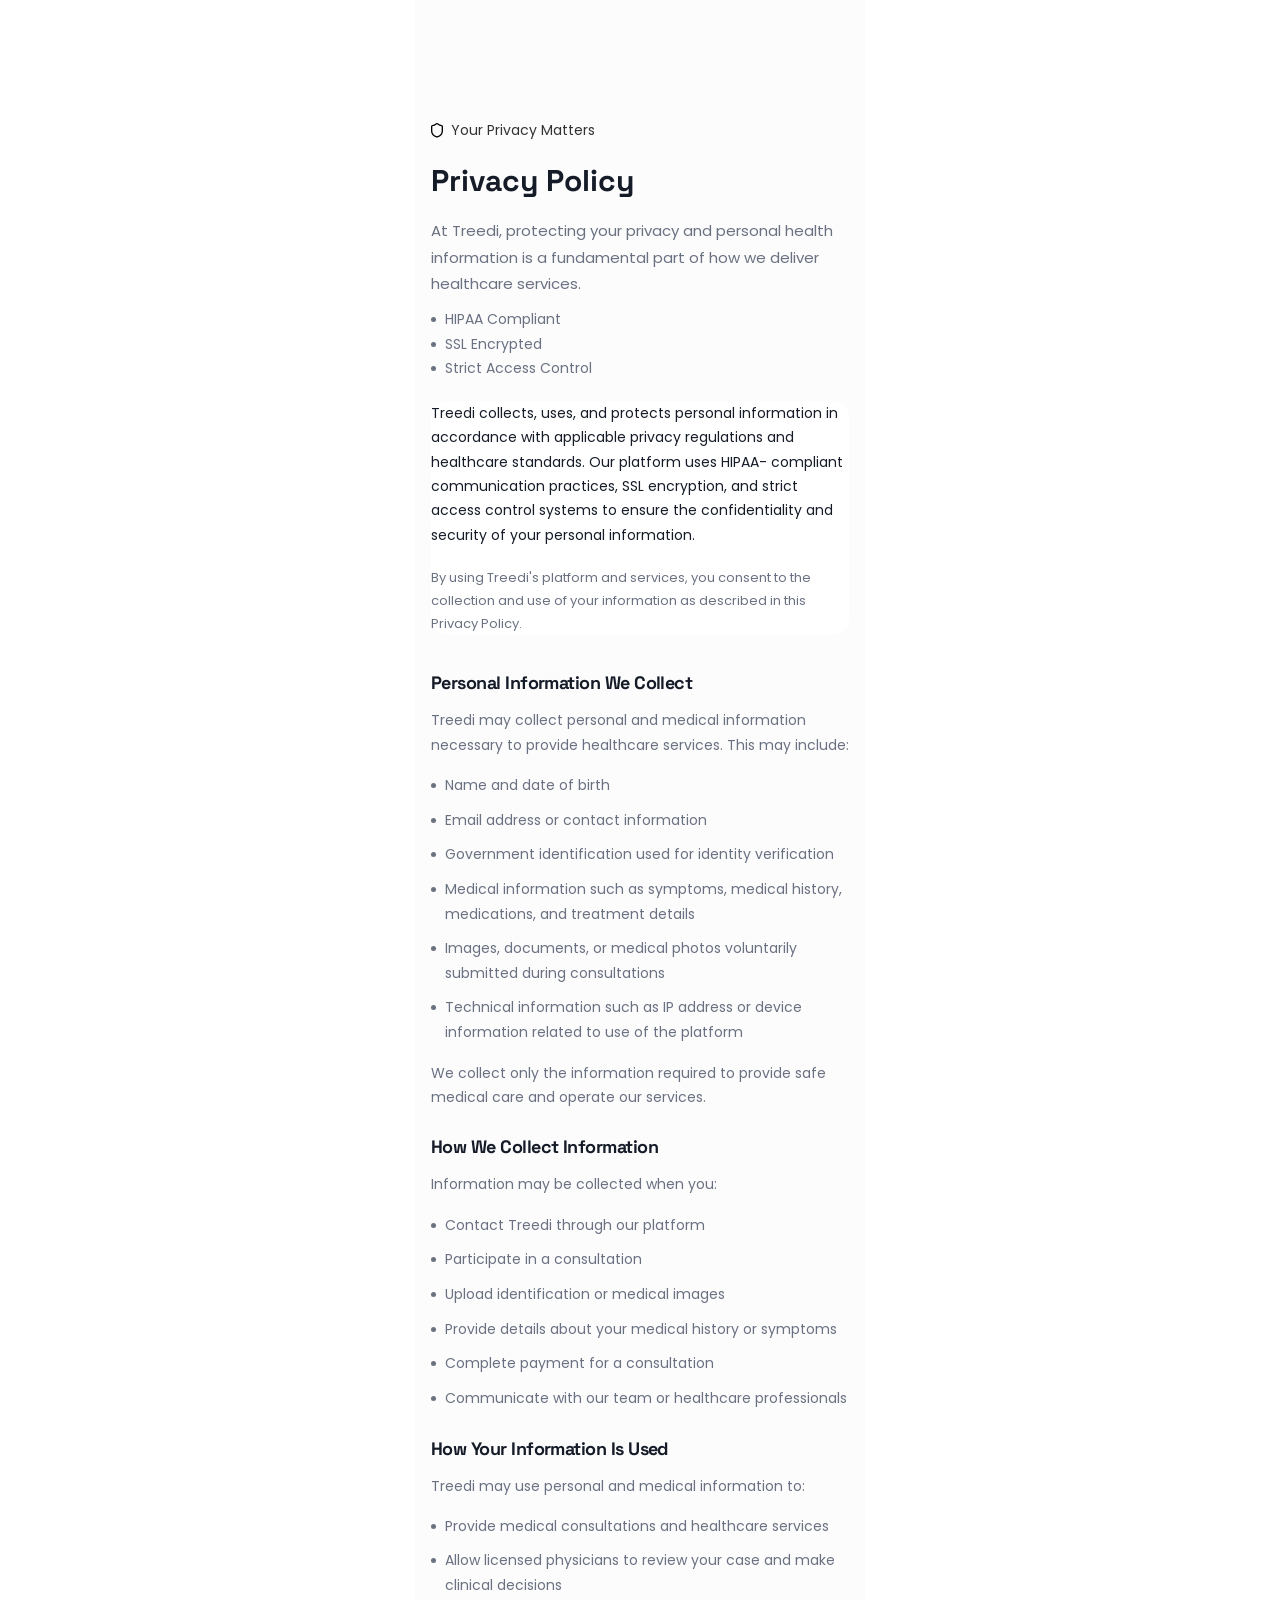
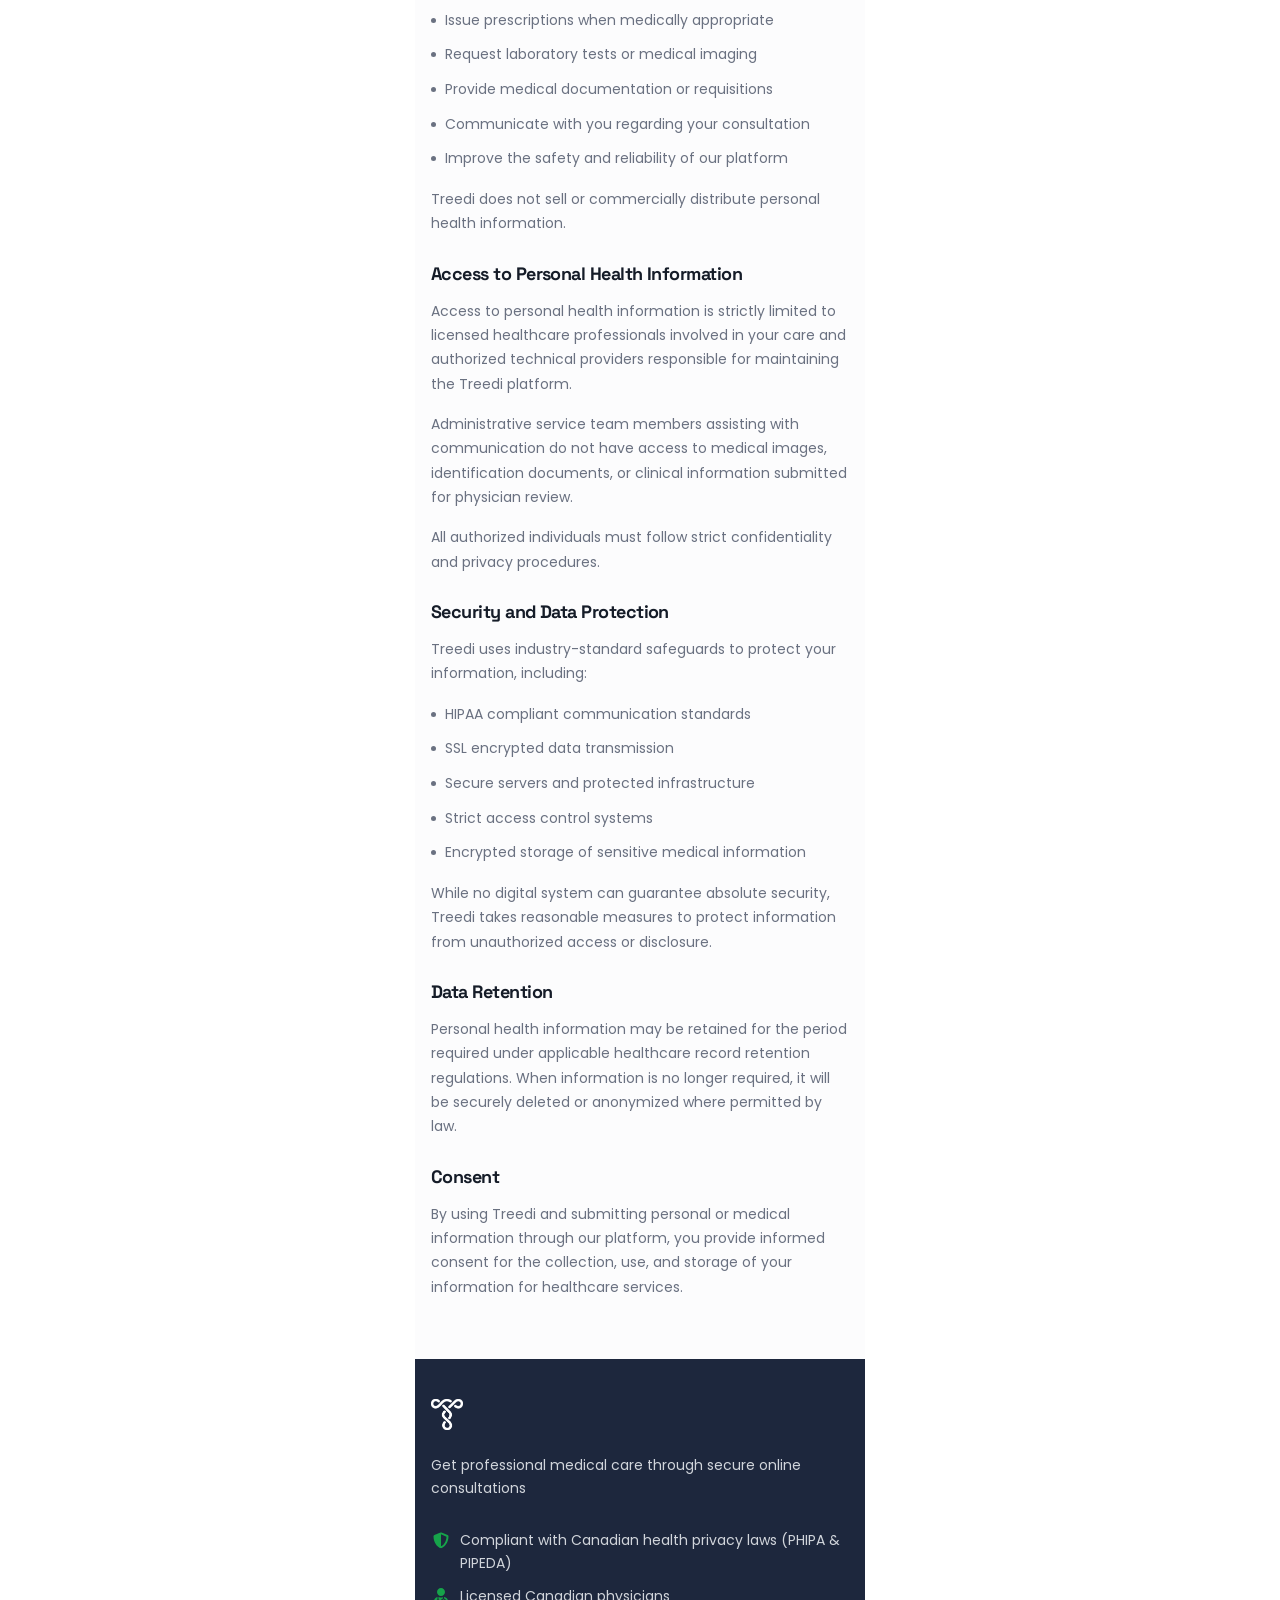
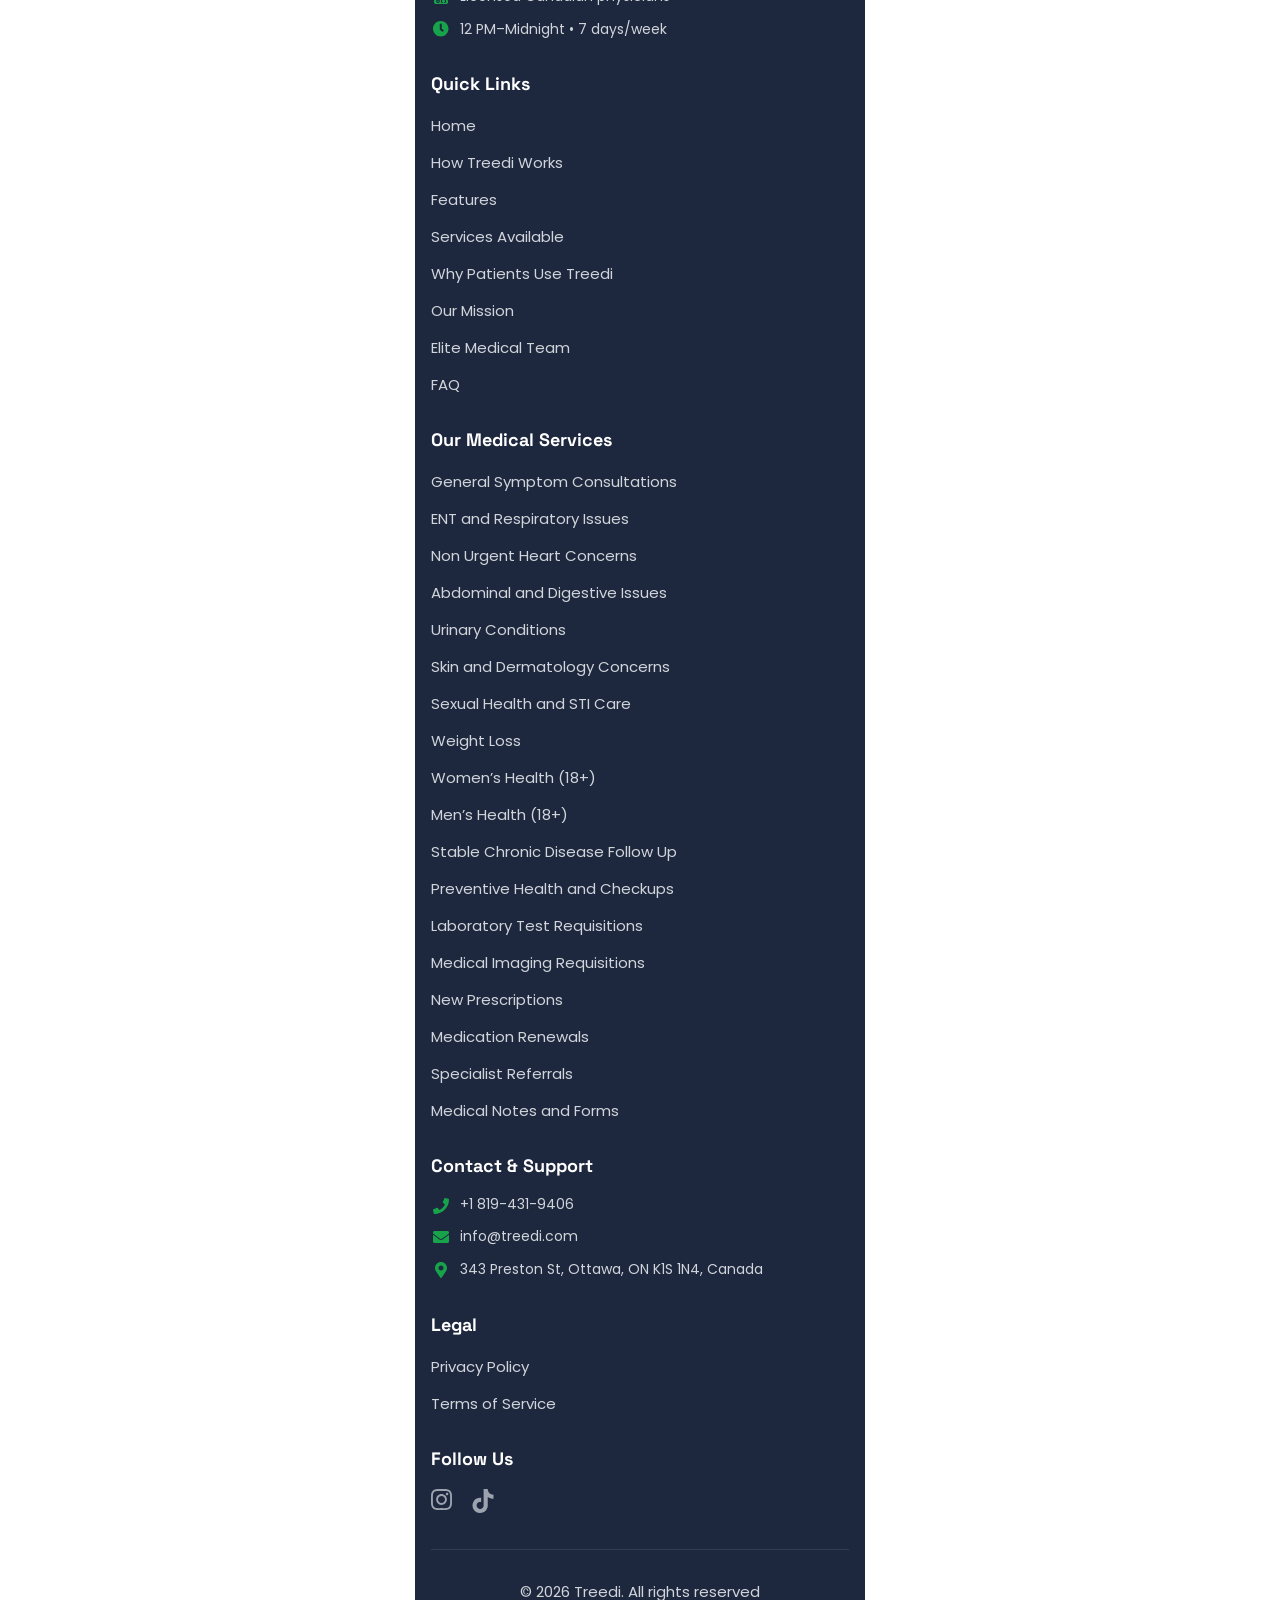
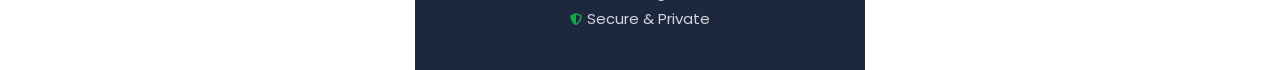
<file: privacy-policy.html>
<!DOCTYPE html>
<html lang="en-US">
	<head>
		<!-- Meta setup -->
		<meta charset="UTF-8">
		<meta http-equiv="X-UA-Compatible" content="IE=edge">
		<meta name="viewport" content="width=device-width, initial-scale=1, shrink-to-fit=no">
		<meta name="keywords" content="">
		<meta name="decription" content="">
		<!-- Title -->
		<title>Privacy Policy</title>
		<!-- Fav Icon -->
		<link rel="icon" href="images/favicon.png">
		<!-- link font awesome -->
		<link rel="stylesheet" href="css/font-awesome.css">
		<!-- Main StyleSheet -->
		<link rel="stylesheet" href="style.css">	
		<!-- Responsive CSS -->
		<link rel="stylesheet" href="css/responsive.css">
	</head>
	<body>

		<main class="wrapper">

			<section class="policy-hero">
				<div class="container">
					<div class="policy-hero-back">
						<a href="index.html"><svg width="5" height="9" viewBox="0 0 5 9" fill="none" xmlns="http://www.w3.org/2000/svg"><path d="M4.39061 7.6099C4.42545 7.64474 4.45309 7.6861 4.47194 7.73162C4.4908 7.77714 4.5005 7.82594 4.5005 7.87521C4.5005 7.92448 4.4908 7.97327 4.47194 8.0188C4.45309 8.06432 4.42545 8.10568 4.39061 8.14052C4.35577 8.17536 4.3144 8.203 4.26888 8.22186C4.22336 8.24071 4.17457 8.25042 4.1253 8.25042C4.07602 8.25042 4.02723 8.24071 3.98171 8.22186C3.93619 8.203 3.89482 8.17536 3.85998 8.14052L0.109982 4.39052C0.0751162 4.35569 0.0474568 4.31434 0.0285852 4.26881C0.00971359 4.22329 0 4.17449 0 4.12521C0 4.07593 0.00971359 4.02713 0.0285852 3.98161C0.0474568 3.93608 0.0751162 3.89472 0.109982 3.8599L3.85998 0.109896C3.93035 0.0395308 4.02578 -1.96161e-09 4.1253 0C4.22481 1.96161e-09 4.32024 0.0395308 4.39061 0.109896C4.46097 0.180261 4.5005 0.275697 4.5005 0.375208C4.5005 0.47472 4.46097 0.570156 4.39061 0.640521L0.905451 4.12521L4.39061 7.6099Z" fill="#374151" /></svg>Back</a>
					</div>
					<div class="policy-hero-matters">
						<svg width="12" height="15" viewBox="0 0 12 15" fill="none" xmlns="http://www.w3.org/2000/svg"><path d="M11.3333 8.0003C11.3333 11.3336 8.99996 13.0003 6.22663 13.967C6.0814 14.0162 5.92365 14.0138 5.77996 13.9603C2.99996 13.0003 0.666626 11.3336 0.666626 8.0003V3.33363C0.666626 3.15682 0.736864 2.98725 0.861888 2.86223C0.986913 2.7372 1.15648 2.66696 1.33329 2.66696C2.66663 2.66696 4.33329 1.86696 5.49329 0.85363C5.63453 0.732963 5.8142 0.666664 5.99996 0.666664C6.18572 0.666664 6.36539 0.732963 6.50663 0.85363C7.67329 1.87363 9.33329 2.66696 10.6666 2.66696C10.8434 2.66696 11.013 2.7372 11.138 2.86223C11.2631 2.98725 11.3333 3.15682 11.3333 3.33363V8.0003Z" stroke="#000" stroke-width="1.33333" stroke-linecap="round" stroke-linejoin="round" /></svg><p>Your Privacy Matters</p>
					</div>
					<div class="policy-hero-content">
						<h2>Privacy Policy</h2>
						<p>At Treedi, protecting your privacy and personal health information is a fundamental part of how we deliver healthcare services.</p>
					</div>
						<div class="policy-items-right">
							<div class="policy-items-right-items updt-pirt">
								<ul>
									<li>HIPAA Compliant</li>
									<li>SSL Encrypted</li>
									<li>Strict Access Control</li>
								</ul>
							</div>
						</div>
					<div class="policy-content-box">
						<p>Treedi collects, uses, and protects personal information in accordance with applicable privacy regulations and healthcare standards. Our platform uses HIPAA- compliant communication practices, SSL encryption, and strict access control systems to ensure the confidentiality and security of your personal information.</p>
						<span>By using Treedi's platform and services, you consent to the collection and use of your information as described in this Privacy Policy.</span>
					</div>

					<div class="policy-items">
						<div class="policy-items-left">
							<svg width="18" height="18" viewBox="0 0 18 18" fill="none" xmlns="http://www.w3.org/2000/svg"><path d="M1.54651 9.26103C1.48401 9.09264 1.48401 8.90741 1.54651 8.73903C2.15529 7.26292 3.18865 6.00081 4.51559 5.1127C5.84253 4.22459 7.4033 3.75049 9.00001 3.75049C10.5967 3.75049 12.1575 4.22459 13.4844 5.1127C14.8114 6.00081 15.8447 7.26292 16.4535 8.73903C16.516 8.90741 16.516 9.09264 16.4535 9.26103C15.8447 10.7371 14.8114 11.9992 13.4844 12.8874C12.1575 13.7755 10.5967 14.2496 9.00001 14.2496C7.4033 14.2496 5.84253 13.7755 4.51559 12.8874C3.18865 11.9992 2.15529 10.7371 1.54651 9.26103Z" stroke="#16A34A" stroke-width="1.5" stroke-linecap="round" stroke-linejoin="round" /><path d="M9 11.25C10.2426 11.25 11.25 10.2426 11.25 9C11.25 7.75736 10.2426 6.75 9 6.75C7.75736 6.75 6.75 7.75736 6.75 9C6.75 10.2426 7.75736 11.25 9 11.25Z" stroke="#16A34A" stroke-width="1.5" stroke-linecap="round" stroke-linejoin="round" /></svg>
						</div>
						<div class="policy-items-right">
							<h2>Personal Information We Collect</h2>
							<div class="policy-items-right-items">
								<p>Treedi may collect personal and medical information necessary to provide healthcare services. This may include:</p>
								<ul>
									<li>Name and date of birth</li>
									<li>Email address or contact information</li>
									<li>Government identification used for identity verification</li>
									<li>Medical information such as symptoms, medical history, medications, and treatment details</li>
									<li>Images, documents, or medical photos voluntarily submitted during consultations</li>
									<li>Technical information such as IP address or device information related to use of the platform</li>
								</ul>
								<p>We collect only the information required to provide safe medical care and operate our services.</p>
							</div>
						</div>
					</div>

					<div class="policy-items">
						<div class="policy-items-left">
							<svg width="18" height="18" viewBox="0 0 18 18" fill="none" xmlns="http://www.w3.org/2000/svg"><path d="M9 6C12.7279 6 15.75 4.99264 15.75 3.75C15.75 2.50736 12.7279 1.5 9 1.5C5.27208 1.5 2.25 2.50736 2.25 3.75C2.25 4.99264 5.27208 6 9 6Z" stroke="#16A34A" stroke-width="1.5" stroke-linecap="round" stroke-linejoin="round" /><path d="M2.25 3.75V14.25C2.25 14.8467 2.96116 15.419 4.22703 15.841C5.4929 16.2629 7.20979 16.5 9 16.5C10.7902 16.5 12.5071 16.2629 13.773 15.841C15.0388 15.419 15.75 14.8467 15.75 14.25V3.75" stroke="#16A34A" stroke-width="1.5" stroke-linecap="round" stroke-linejoin="round" /><path d="M2.25 9C2.25 9.59674 2.96116 10.169 4.22703 10.591C5.4929 11.0129 7.20979 11.25 9 11.25C10.7902 11.25 12.5071 11.0129 13.773 10.591C15.0388 10.169 15.75 9.59674 15.75 9" stroke="#16A34A" stroke-width="1.5" stroke-linecap="round" stroke-linejoin="round" /></svg>
						</div>
						<div class="policy-items-right">
							<h2>How We Collect Information</h2>
							<div class="policy-items-right-items">
								<p>Information may be collected when you:</p>
								<ul>
									<li>Contact Treedi through our platform</li>
									<li>Participate in a consultation</li>
									<li>Upload identification or medical images</li>
									<li>Provide details about your medical history or symptoms</li>
									<li>Complete payment for a consultation</li>
									<li>Communicate with our team or healthcare professionals</li>
								</ul>
							</div>
						</div>
					</div>
					<div class="policy-items">
						<div class="policy-items-left">
							<svg width="18" height="18" viewBox="0 0 18 18" fill="none" xmlns="http://www.w3.org/2000/svg"><path d="M11.25 1.5H4.5C4.10218 1.5 3.72064 1.65804 3.43934 1.93934C3.15804 2.22064 3 2.60218 3 3V15C3 15.3978 3.15804 15.7794 3.43934 16.0607C3.72064 16.342 4.10218 16.5 4.5 16.5H13.5C13.8978 16.5 14.2794 16.342 14.5607 16.0607C14.842 15.7794 15 15.3978 15 15V5.25L11.25 1.5Z" stroke="#16A34A" stroke-width="1.5" stroke-linecap="round" stroke-linejoin="round" /><path d="M10.5 1.5V4.5C10.5 4.89782 10.658 5.27936 10.9393 5.56066C11.2206 5.84196 11.6022 6 12 6H15" stroke="#16A34A" stroke-width="1.5" stroke-linecap="round" stroke-linejoin="round" /><path d="M7.5 6.75H6" stroke="#16A34A" stroke-width="1.5" stroke-linecap="round" stroke-linejoin="round" /><path d="M12 9.75H6" stroke="#16A34A" stroke-width="1.5" stroke-linecap="round" stroke-linejoin="round" /><path d="M12 12.75H6" stroke="#16A34A" stroke-width="1.5" stroke-linecap="round" stroke-linejoin="round" /></svg>
						</div>
						<div class="policy-items-right">
							<h2>How Your Information Is Used</h2>
							<div class="policy-items-right-items">
								<p>Treedi may use personal and medical information to:</p>
								<ul>
									<li>Provide medical consultations and healthcare services</li>
									<li>Allow licensed physicians to review your case and make clinical decisions</li>
									<li>Issue prescriptions when medically appropriate</li>
									<li>Request laboratory tests or medical imaging</li>
									<li>Provide medical documentation or requisitions</li>
									<li>Communicate with you regarding your consultation</li>
									<li>Improve the safety and reliability of our platform</li>
								</ul>
								<p>Treedi does not sell or commercially distribute personal health information.</p>
							</div>
						</div>
					</div>
					<div class="policy-items">
						<div class="policy-items-left">
							<svg width="18" height="18" viewBox="0 0 18 18" fill="none" xmlns="http://www.w3.org/2000/svg"><path d="M12 15.75V14.25C12 13.4544 11.6839 12.6913 11.1213 12.1287C10.5587 11.5661 9.79565 11.25 9 11.25H4.5C3.70435 11.25 2.94129 11.5661 2.37868 12.1287C1.81607 12.6913 1.5 13.4544 1.5 14.25V15.75" stroke="#16A34A" stroke-width="1.5" stroke-linecap="round" stroke-linejoin="round" /><path d="M6.75 8.25C8.40685 8.25 9.75 6.90685 9.75 5.25C9.75 3.59315 8.40685 2.25 6.75 2.25C5.09315 2.25 3.75 3.59315 3.75 5.25C3.75 6.90685 5.09315 8.25 6.75 8.25Z" stroke="#16A34A" stroke-width="1.5" stroke-linecap="round" stroke-linejoin="round" /><path d="M12 8.25L13.5 9.75L16.5 6.75" stroke="#16A34A" stroke-width="1.5" stroke-linecap="round" stroke-linejoin="round" /></svg>
						</div>
						<div class="policy-items-right">
							<h2>Access to Personal Health Information</h2>
							<div class="policy-items-right-items">
								<p>Access to personal health information is strictly limited to licensed healthcare professionals involved in your care and authorized technical providers responsible for maintaining the Treedi platform.</p>
								<p>Administrative service team members assisting with communication do not have access to medical images, identification documents, or clinical information submitted for physician review.</p>
								<p>All authorized individuals must follow strict confidentiality and privacy procedures.</p>
							</div>
						</div>
					</div>
					<div class="policy-items">
						<div class="policy-items-left">
							<svg width="18" height="18" viewBox="0 0 18 18" fill="none" xmlns="http://www.w3.org/2000/svg"><path d="M14.25 8.25H3.75C2.92157 8.25 2.25 8.92157 2.25 9.75V15C2.25 15.8284 2.92157 16.5 3.75 16.5H14.25C15.0784 16.5 15.75 15.8284 15.75 15V9.75C15.75 8.92157 15.0784 8.25 14.25 8.25Z" stroke="#16A34A" stroke-width="1.5" stroke-linecap="round" stroke-linejoin="round" /><path d="M5.25 8.25V5.25C5.25 4.25544 5.64509 3.30161 6.34835 2.59835C7.05161 1.89509 8.00544 1.5 9 1.5C9.99456 1.5 10.9484 1.89509 11.6517 2.59835C12.3549 3.30161 12.75 4.25544 12.75 5.25V8.25" stroke="#16A34A" stroke-width="1.5" stroke-linecap="round" stroke-linejoin="round" /></svg>
						</div>
						<div class="policy-items-right">
							<h2>Security and Data Protection</h2>
							<div class="policy-items-right-items">
								<p>Treedi uses industry-standard safeguards to protect your information, including:</p>
								<ul>
									<li>HIPAA compliant communication standards</li>
									<li>SSL encrypted data transmission</li>
									<li>Secure servers and protected infrastructure</li>
									<li>Strict access control systems</li>
									<li>Encrypted storage of sensitive medical information</li>
								</ul>
								<p>While no digital system can guarantee absolute security, Treedi takes reasonable measures to protect information from unauthorized access or disclosure.</p>
							</div>
						</div>
					</div>
					<div class="policy-items">
						<div class="policy-items-left">
							<svg width="18" height="18" viewBox="0 0 18 18" fill="none" xmlns="http://www.w3.org/2000/svg"><path d="M9 6C12.7279 6 15.75 4.99264 15.75 3.75C15.75 2.50736 12.7279 1.5 9 1.5C5.27208 1.5 2.25 2.50736 2.25 3.75C2.25 4.99264 5.27208 6 9 6Z" stroke="#16A34A" stroke-width="1.5" stroke-linecap="round" stroke-linejoin="round" /><path d="M2.25 3.75V14.25C2.25 14.8467 2.96116 15.419 4.22703 15.841C5.4929 16.2629 7.20979 16.5 9 16.5C10.7902 16.5 12.5071 16.2629 13.773 15.841C15.0388 15.419 15.75 14.8467 15.75 14.25V3.75" stroke="#16A34A" stroke-width="1.5" stroke-linecap="round" stroke-linejoin="round" /><path d="M2.25 9C2.25 9.59674 2.96116 10.169 4.22703 10.591C5.4929 11.0129 7.20979 11.25 9 11.25C10.7902 11.25 12.5071 11.0129 13.773 10.591C15.0388 10.169 15.75 9.59674 15.75 9" stroke="#16A34A" stroke-width="1.5" stroke-linecap="round" stroke-linejoin="round" /></svg>
						</div>
						<div class="policy-items-right">
							<h2>Data Retention</h2>
							<div class="policy-items-right-items">
								<p>Personal health information may be retained for the period required under applicable healthcare record retention regulations. When information is no longer required, it will be securely deleted or anonymized where permitted by law.</p>
							</div>
						</div>
					</div>
					<div class="policy-items">
						<div class="policy-items-left">
							<svg width="18" height="18" viewBox="0 0 18 18" fill="none" xmlns="http://www.w3.org/2000/svg"><path d="M9 16.5C13.1421 16.5 16.5 13.1421 16.5 9C16.5 4.85786 13.1421 1.5 9 1.5C4.85786 1.5 1.5 4.85786 1.5 9C1.5 13.1421 4.85786 16.5 9 16.5Z" stroke="#16A34A" stroke-width="1.5" stroke-linecap="round" stroke-linejoin="round" /><path d="M6.75 9L8.25 10.5L11.25 7.5" stroke="#16A34A" stroke-width="1.5" stroke-linecap="round" stroke-linejoin="round" /></svg>
						</div>
						<div class="policy-items-right">
							<h2>Consent</h2>
							<div class="policy-items-right-items">
								<p>By using Treedi and submitting personal or medical information through our platform, you provide informed consent for the collection, use, and storage of your information for healthcare services.</p>
							</div>
						</div>
					</div>
				</div>
			</section>


			<!-- footer area -->
			<footer class="footer-area py-40" id="contact">
				<div class="container">
					<div class="footer-inner">
						<div class="footer-top-col01">
							<div class="footer-logo">
								<a href="/">
									<img src="images/logo-white.png" alt="">
								</a>
							</div>
							<div class="footer-top-lists">
								<p>Get professional medical care through secure online
								consultations</p>
								<ul>
									<li>
										<svg width="15" height="16" viewBox="0 0 15 16" fill="none" xmlns="http://www.w3.org/2000/svg">
										<path d="M14.0781 2.61485L8.07812 0.114846C7.89536 0.0390267 7.69943 0 7.50156 0C7.30369 0 7.10777 0.0390267 6.925 0.114846L0.925 2.61485C0.365625 2.8461 0 3.39297 0 3.99922C0 10.2023 3.57812 14.4898 6.92188 15.8836C7.29063 16.0367 7.70625 16.0367 8.075 15.8836C10.7531 14.768 15 10.9148 15 3.99922C15 3.39297 14.6344 2.8461 14.0781 2.61485ZM7.50313 13.9461L7.5 2.03985L12.9969 4.33047C12.8938 9.06172 10.4312 12.4898 7.50313 13.9461Z" fill="#16A34A"/>
										</svg>
										<span>Compliant with Canadian health privacy laws (PHIPA & PIPEDA)</span>
									</li>
									<li>
										<svg width="16" height="16" viewBox="0 0 16 16" fill="none" xmlns="http://www.w3.org/2000/svg">
										<g clip-path="url(#clip0_1_305)">
										<path d="M8 8C10.2094 8 12 6.20937 12 4C12 1.79063 10.2094 0 8 0C5.79063 0 4 1.79063 4 4C4 6.20937 5.79063 8 8 8ZM4.25 13.25C4.25 13.6656 4.58437 14 5 14C5.41563 14 5.75 13.6656 5.75 13.25C5.75 12.8344 5.41563 12.5 5 12.5C4.58437 12.5 4.25 12.8344 4.25 13.25ZM11 9.01875V10.55C12.1406 10.7812 13 11.7937 13 13V14.3031C13 14.5406 12.8313 14.7469 12.5969 14.7937L11.5906 14.9937C11.4563 15.0219 11.325 14.9344 11.2969 14.7969L11.2 14.3062C11.1719 14.1719 11.2594 14.0375 11.3969 14.0125L12 13.8906V13C12 11.0375 9 10.9656 9 13.0594V13.8938L9.60312 14.0156C9.7375 14.0437 9.825 14.175 9.8 14.3094L9.70312 14.8C9.675 14.9344 9.54375 15.0219 9.40938 14.9969L8.43437 14.8656C8.1875 14.8313 8.00313 14.6219 8.00313 14.3687V13C8.00313 11.7937 8.8625 10.7844 10.0031 10.55V9.1375C9.93437 9.15938 9.86563 9.17188 9.79688 9.19687C9.23438 9.39375 8.63125 9.50313 8.00313 9.50313C7.375 9.50313 6.77187 9.39375 6.20937 9.19687C5.97813 9.11562 5.74375 9.06563 5.50313 9.03438V11.5844C6.225 11.8 6.75313 12.4625 6.75313 13.2531C6.75313 14.2188 5.96875 15.0031 5.00313 15.0031C4.0375 15.0031 3.25312 14.2188 3.25312 13.2531C3.25312 12.4625 3.78125 11.8 4.50312 11.5844V9.07187C2.51562 9.40625 1 11.1187 1 13.2V14.6C1 15.3719 1.62812 16 2.4 16H13.6C14.3719 16 15 15.3719 15 14.6V13.2C15 10.95 13.225 9.12813 11 9.01875Z" fill="#16A34A"/>
										</g>
										<defs>
										<clipPath id="clip0_1_305">
										<rect width="16" height="16" fill="white"/>
										</clipPath>
										</defs>
										</svg>
										<span>Licensed Canadian physicians</span>
									</li>
									<li>
										<svg width="16" height="16" viewBox="0 0 16 16" fill="none" xmlns="http://www.w3.org/2000/svg">
										<path d="M7.75 0C3.46875 0 0 3.46875 0 7.75C0 12.0312 3.46875 15.5 7.75 15.5C12.0312 15.5 15.5 12.0312 15.5 7.75C15.5 3.46875 12.0312 0 7.75 0ZM10.6403 9.78125L10.0153 10.5625C9.9743 10.6138 9.92358 10.6565 9.86606 10.6882C9.80855 10.7198 9.74535 10.7399 9.68009 10.7471C9.61483 10.7544 9.54877 10.7487 9.4857 10.7304C9.42263 10.7122 9.36378 10.6816 9.3125 10.6406L7.21875 9.08687C7.07246 8.96975 6.95437 8.82122 6.87323 8.65229C6.79209 8.48336 6.74998 8.29834 6.75 8.11094V3.25C6.75 3.11739 6.80268 2.99021 6.89645 2.89645C6.99021 2.80268 7.11739 2.75 7.25 2.75H8.25C8.38261 2.75 8.50979 2.80268 8.60355 2.89645C8.69732 2.99021 8.75 3.11739 8.75 3.25V7.75L10.5625 9.07812C10.6138 9.11917 10.6565 9.16992 10.6882 9.22747C10.7199 9.28503 10.7399 9.34826 10.7471 9.41356C10.7543 9.47886 10.7486 9.54494 10.7303 9.60804C10.712 9.67113 10.6814 9.72998 10.6403 9.78125Z" fill="#16A34A"/>
										</svg>
										<span>12 PM–Midnight • 7 days/week</span>
									</li>
								</ul>
							</div>
						</div>
						<div class="footer-col2st">
							<h3>Quick Links</h3>
							<ul>
								<li><a href="#home">Home</a></li>
								<li><a href="#howItWorks">How Treedi Works</a></li>
								<li><a href="#features">Features</a></li>
								<li><a href="#servicesAvailable">Services Available </a></li>
								<li><a href="#whyTreedi">Why Patients Use Treedi</a></li>
								<li><a href="#ourMission">Our Mission</a></li>
								<li><a href="#eliteMedicalTeam">Elite Medical Team</a></li>
								<li><a href="#faq">FAQ</a></li>
							</ul>
						</div>
						<div class="footer-col2st">
							<h3>Our Medical Services</h3>
							<ul>
								<li><a href="#">General Symptom Consultations</a></li>
								<li><a href="#">ENT and Respiratory Issues</a></li>
								<li><a href="#">Non Urgent Heart Concerns</a></li>
								<li><a href="#">Abdominal and Digestive Issues</a></li>
								<li><a href="#">Urinary Conditions</a></li>
								<li><a href="#">Skin and Dermatology Concerns</a></li>
								<li><a href="#">Sexual Health and STI Care</a></li>
								<li><a href="#">Weight Loss</a></li>
								<li><a href="#">Women’s Health (18+)</a></li>
								<li><a href="#">Men’s Health (18+)</a></li>
								<li><a href="#">Stable Chronic Disease Follow Up</a></li>
								<li><a href="#">Preventive Health and Checkups</a></li>
								<li><a href="#">Laboratory Test Requisitions</a></li>
								<li><a href="#">Medical Imaging Requisitions</a></li>
								<li><a href="#">New Prescriptions</a></li>
								<li><a href="#">Medication Renewals</a></li>
								<li><a href="#">Specialist Referrals</a></li>
								<li><a href="#">Medical Notes and Forms</a></li>
							</ul>
						</div>
						<div class="footer-top-col01">
							<div class="footer-col2st">
								<h3>Contact & Support</h3>
							</div>
							<ul class="pt-0">
								<li>
									<svg width="16" height="16" viewBox="0 0 16 16" fill="none" xmlns="http://www.w3.org/2000/svg">
									<g clip-path="url(#clip0_1_334)">
									<path d="M15.4187 0.769088L12.1687 0.0190879C11.8156 -0.0621621 11.4531 0.122213 11.3094 0.453463L9.80937 3.95346C9.67812 4.25971 9.76562 4.61909 10.025 4.82846L11.9187 6.37846C10.7937 8.77534 8.82812 10.7691 6.38125 11.916L4.83125 10.0222C4.61875 9.76284 4.2625 9.67534 3.95625 9.80659L0.456249 11.3066C0.121874 11.4535 -0.0625007 11.816 0.0187493 12.1691L0.768749 15.4191C0.846874 15.7566 1.14687 16.0003 1.5 16.0003C9.50312 16.0003 16 9.51596 16 1.50034C16 1.15034 15.7594 0.847213 15.4187 0.769088Z" fill="#16A34A"/>
									</g>
									<defs>
									<clipPath id="clip0_1_334">
									<rect width="16" height="16" fill="16A34A"/>
									</clipPath>
									</defs>
									</svg>
									<div class="info">
										<span><a href="tel:18194319406">+1 819-431-9406</a></span>
									</div>
								</li>
								<li>
									<svg width="16" height="12" viewBox="0 0 16 12" fill="none" xmlns="http://www.w3.org/2000/svg">
									<path d="M15.6969 3.9625C15.8187 3.86563 16 3.95625 16 4.10938V10.5C16 11.3281 15.3281 12 14.5 12H1.5C0.671875 12 0 11.3281 0 10.5V4.1125C0 3.95625 0.178125 3.86875 0.303125 3.96562C1.00312 4.50937 1.93125 5.2 5.11875 7.51562C5.77813 7.99687 6.89062 9.00938 8 9.00313C9.11563 9.0125 10.25 7.97813 10.8844 7.51562C14.0719 5.2 14.9969 4.50625 15.6969 3.9625ZM8 8C8.725 8.0125 9.76875 7.0875 10.2937 6.70625C14.4406 3.69688 14.7562 3.43437 15.7125 2.68437C15.8937 2.54375 16 2.325 16 2.09375V1.5C16 0.671875 15.3281 0 14.5 0H1.5C0.671875 0 0 0.671875 0 1.5V2.09375C0 2.325 0.10625 2.54062 0.2875 2.68437C1.24375 3.43125 1.55938 3.69688 5.70625 6.70625C6.23125 7.0875 7.275 8.0125 8 8Z" fill="#16A34A"/>
									</svg>
									<span><a href="mailto:info@treedi.com">info@treedi.com</a></span>
								</li>
								<li>
									<svg width="12" height="16" viewBox="0 0 12 16" fill="none" xmlns="http://www.w3.org/2000/svg">
									<path d="M5.38338 15.6772C0.842813 9.09472 0 8.41916 0 6C0 2.68628 2.68628 0 6 0C9.31372 0 12 2.68628 12 6C12 8.41916 11.1572 9.09472 6.61662 15.6772C6.31866 16.1076 5.68131 16.1076 5.38338 15.6772ZM6 8.5C7.38072 8.5 8.5 7.38072 8.5 6C8.5 4.61928 7.38072 3.5 6 3.5C4.61928 3.5 3.5 4.61928 3.5 6C3.5 7.38072 4.61928 8.5 6 8.5Z" fill="#16A34A"/>
									</svg>
									<span>343 Preston St, Ottawa, ON K1S 1N4, Canada</span>
								</li>
							</ul>
						</div>

						<div class="footer-col2st">
							<h3>Legal</h3>
							<ul>
								<li><a href="#">Privacy Policy</a></li>
								<li><a href="#">Terms of Service</a></li>
							</ul>
						</div>

						<div class="footer-col2st footer-sociala">
							<h3>Follow Us</h3>
							<ul>
								<li><a href="#">
									<svg width="22" height="21" viewBox="0 0 22 21" fill="none" xmlns="http://www.w3.org/2000/svg">
									<path d="M10.5082 5.11758C7.52695 5.11758 5.12227 7.52227 5.12227 10.5035C5.12227 13.4848 7.52695 15.8895 10.5082 15.8895C13.4895 15.8895 15.8941 13.4848 15.8941 10.5035C15.8941 7.52227 13.4895 5.11758 10.5082 5.11758ZM10.5082 14.0051C8.58164 14.0051 7.00664 12.4348 7.00664 10.5035C7.00664 8.57227 8.57695 7.00195 10.5082 7.00195C12.4395 7.00195 14.0098 8.57227 14.0098 10.5035C14.0098 12.4348 12.4348 14.0051 10.5082 14.0051ZM17.3707 4.89727C17.3707 5.5957 16.8082 6.15352 16.1145 6.15352C15.416 6.15352 14.8582 5.59102 14.8582 4.89727C14.8582 4.20352 15.4207 3.64102 16.1145 3.64102C16.8082 3.64102 17.3707 4.20352 17.3707 4.89727ZM20.9379 6.17227C20.8582 4.48945 20.4738 2.99883 19.241 1.7707C18.0129 0.542578 16.5223 0.158203 14.8395 0.0738281C13.1051 -0.0246094 7.90664 -0.0246094 6.17227 0.0738281C4.49414 0.153516 3.00352 0.537891 1.7707 1.76602C0.537891 2.99414 0.158203 4.48477 0.0738281 6.16758C-0.0246094 7.90195 -0.0246094 13.1004 0.0738281 14.8348C0.153516 16.5176 0.537891 18.0082 1.7707 19.2363C3.00352 20.4645 4.48945 20.8488 6.17227 20.9332C7.90664 21.0316 13.1051 21.0316 14.8395 20.9332C16.5223 20.8535 18.0129 20.4691 19.241 19.2363C20.4691 18.0082 20.8535 16.5176 20.9379 14.8348C21.0363 13.1004 21.0363 7.90664 20.9379 6.17227ZM18.6973 16.6957C18.3316 17.6145 17.6238 18.3223 16.7004 18.6926C15.3176 19.241 12.0363 19.1145 10.5082 19.1145C8.98008 19.1145 5.69414 19.2363 4.31602 18.6926C3.39727 18.327 2.68945 17.6191 2.31914 16.6957C1.7707 15.3129 1.89727 12.0316 1.89727 10.5035C1.89727 8.97539 1.77539 5.68945 2.31914 4.31133C2.68477 3.39258 3.39258 2.68477 4.31602 2.31445C5.69883 1.76602 8.98008 1.89258 10.5082 1.89258C12.0363 1.89258 15.3223 1.7707 16.7004 2.31445C17.6191 2.68008 18.327 3.38789 18.6973 4.31133C19.2457 5.69414 19.1191 8.97539 19.1191 10.5035C19.1191 12.0316 19.2457 15.3176 18.6973 16.6957Z" fill="#9CA3AF"/>
									</svg>
								</a></li>
								<li><a href="#">
									<svg width="24" height="24" viewBox="0 0 24 24" fill="none" xmlns="http://www.w3.org/2000/svg">
									<path d="M22.5 9.83953C20.4363 9.84447 18.4232 9.20088 16.7452 7.99969V16.3772C16.7446 17.9288 16.2703 19.4432 15.3858 20.718C14.5013 21.9928 13.2487 22.9672 11.7954 23.5109C10.3422 24.0545 8.75761 24.1416 7.25356 23.7604C5.74952 23.3791 4.3977 22.5478 3.37887 21.3776C2.36005 20.2074 1.72276 18.754 1.55225 17.2118C1.38173 15.6696 1.6861 14.112 2.42467 12.7475C3.16323 11.3829 4.30078 10.2764 5.68521 9.5758C7.06965 8.87521 8.63497 8.61398 10.1719 8.82703V13.0406C9.46858 12.8194 8.71338 12.8261 8.0141 13.0597C7.31482 13.2933 6.70723 13.7418 6.2781 14.3413C5.84897 14.9408 5.62025 15.6606 5.62459 16.3979C5.62894 17.1351 5.86612 17.8521 6.30228 18.4466C6.73844 19.041 7.35127 19.4824 8.05325 19.7077C8.75524 19.933 9.51047 19.9308 10.2111 19.7013C10.9117 19.4718 11.522 19.0268 11.9546 18.4298C12.3872 17.8329 12.6202 17.1145 12.6202 16.3772V0H16.7452C16.7423 0.348347 16.7715 0.696219 16.8323 1.03922C16.9757 1.80491 17.2737 2.53332 17.7082 3.17988C18.1427 3.82643 18.7046 4.37756 19.3594 4.79953C20.291 5.41551 21.3832 5.74383 22.5 5.74359V9.83953Z" fill="#9CA3AF"/>
									</svg>
								</a></li>
							</ul>
						</div>

						<div class="footer-copyright">
							<p>© 2026 Treedi. All rights reserved</p>
							<div class="secure">
								<svg width="12" height="12" viewBox="0 0 12 12" fill="none" xmlns="http://www.w3.org/2000/svg">
								<g clip-path="url(#clip0_1_361)">
								<path d="M10.9336 1.96211L6.43359 0.0871109C6.29652 0.0302466 6.14957 0.000976563 6.00117 0.000976562C5.85277 0.000976563 5.70583 0.0302466 5.56875 0.0871109L1.06875 1.96211C0.649219 2.13555 0.375 2.5457 0.375 3.00039C0.375 7.65274 3.05859 10.8684 5.56641 11.9137C5.84297 12.0285 6.15469 12.0285 6.43125 11.9137C8.43984 11.077 11.625 8.18711 11.625 3.00039C11.625 2.5457 11.3508 2.13555 10.9336 1.96211ZM6.00234 10.4605L6 1.53086L10.1227 3.24883C10.0453 6.79727 8.19844 9.36836 6.00234 10.4605Z" fill="#16A34A"/>
								</g>
								<defs>
								<clipPath id="clip0_1_361">
								<rect width="12" height="12" fill="16A34A"/>
								</clipPath>
								</defs>
								</svg>
								<span>Secure & Private</span>
							</div>
						</div>
						
					</div>
				</div>
			</footer>
			<!-- footer area -->
		</main>
	
		
	
		<!-- Custom jQuery -->
		<script src="js/scripts.js"></script>
		
	</body>
</html>
</file>
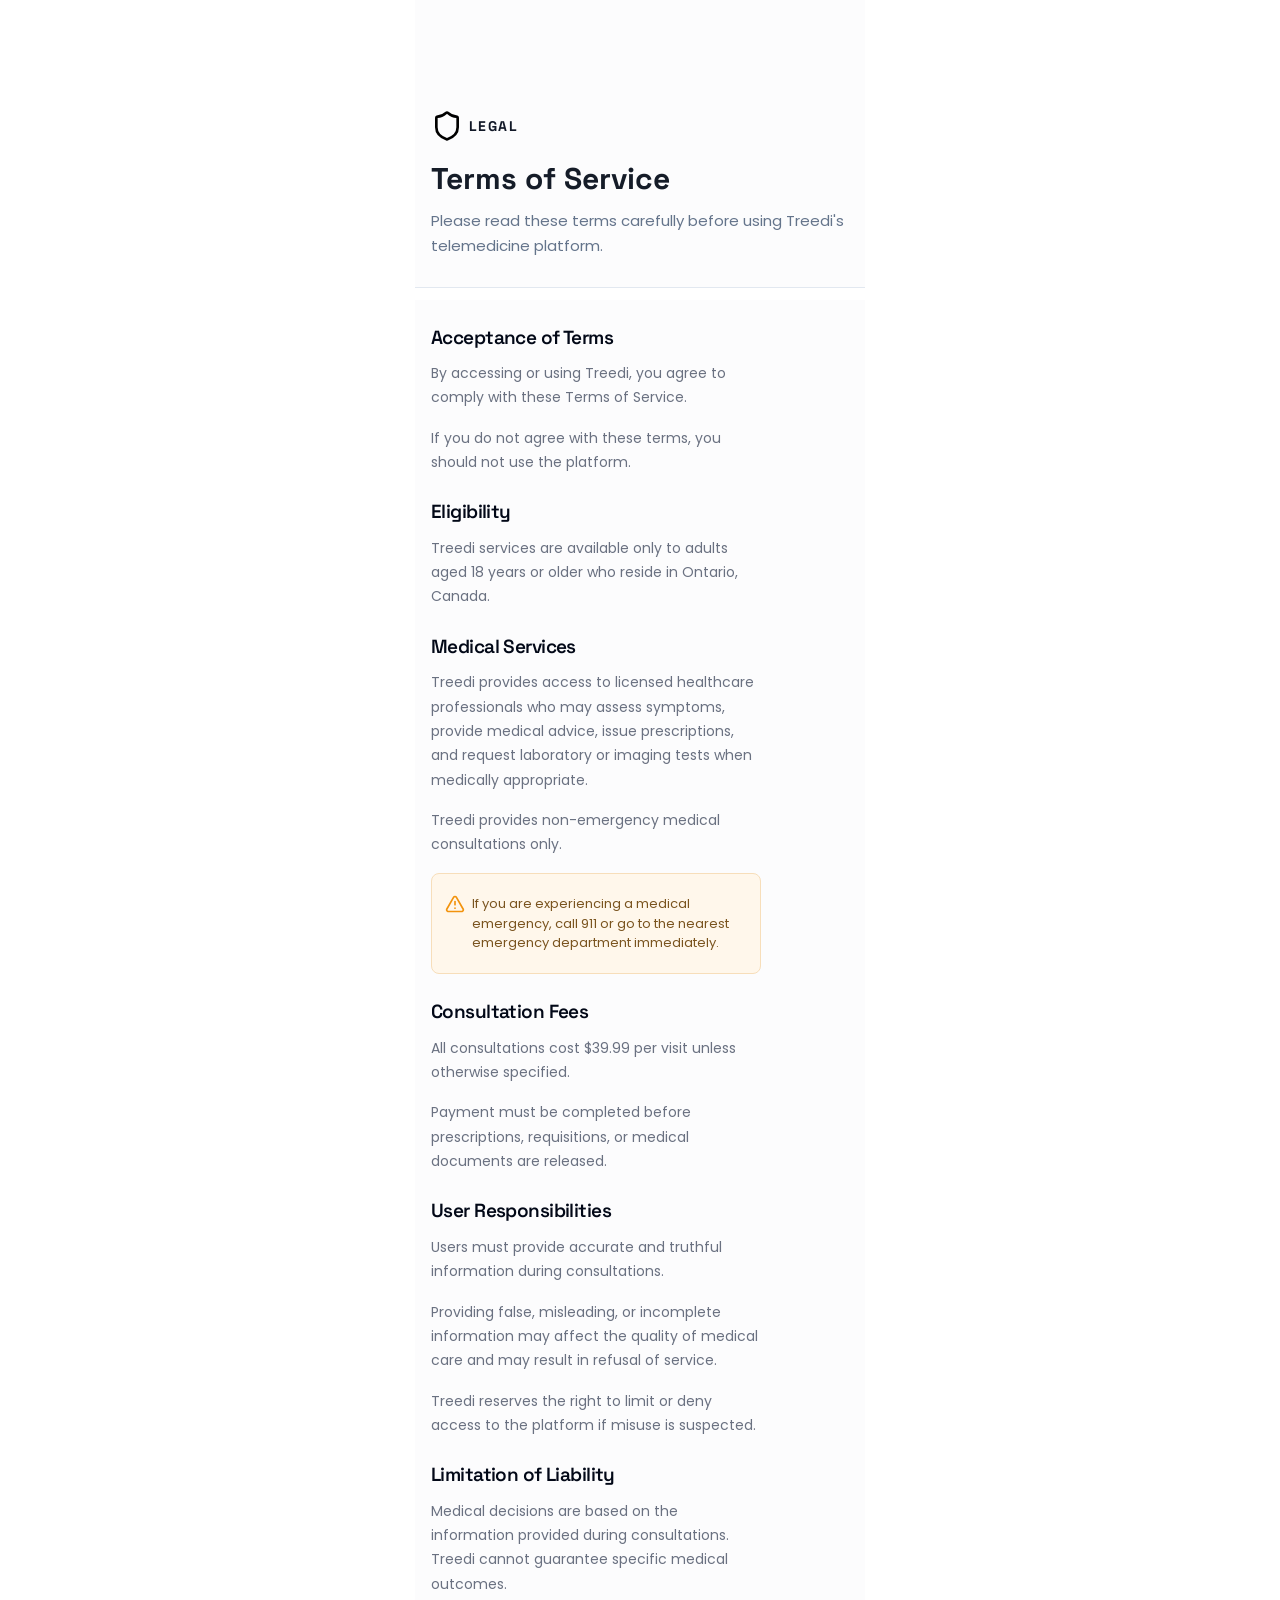
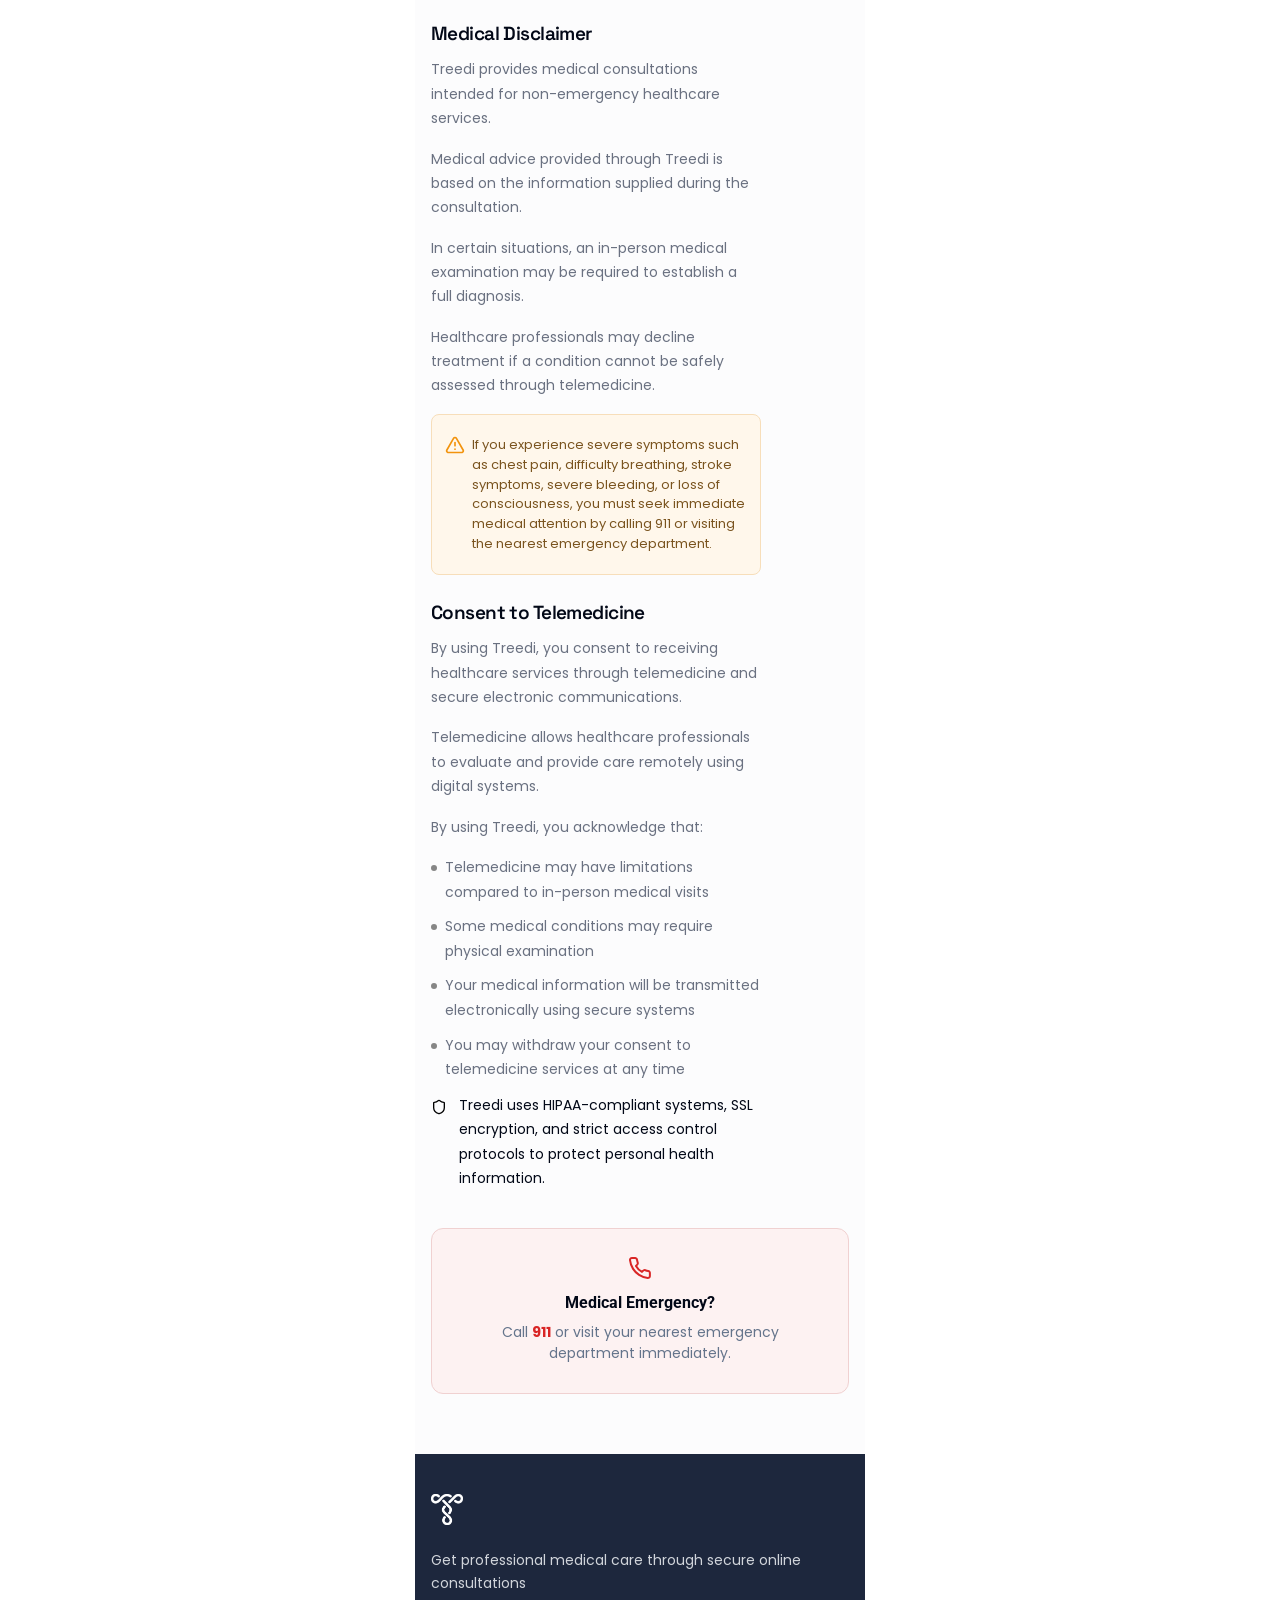
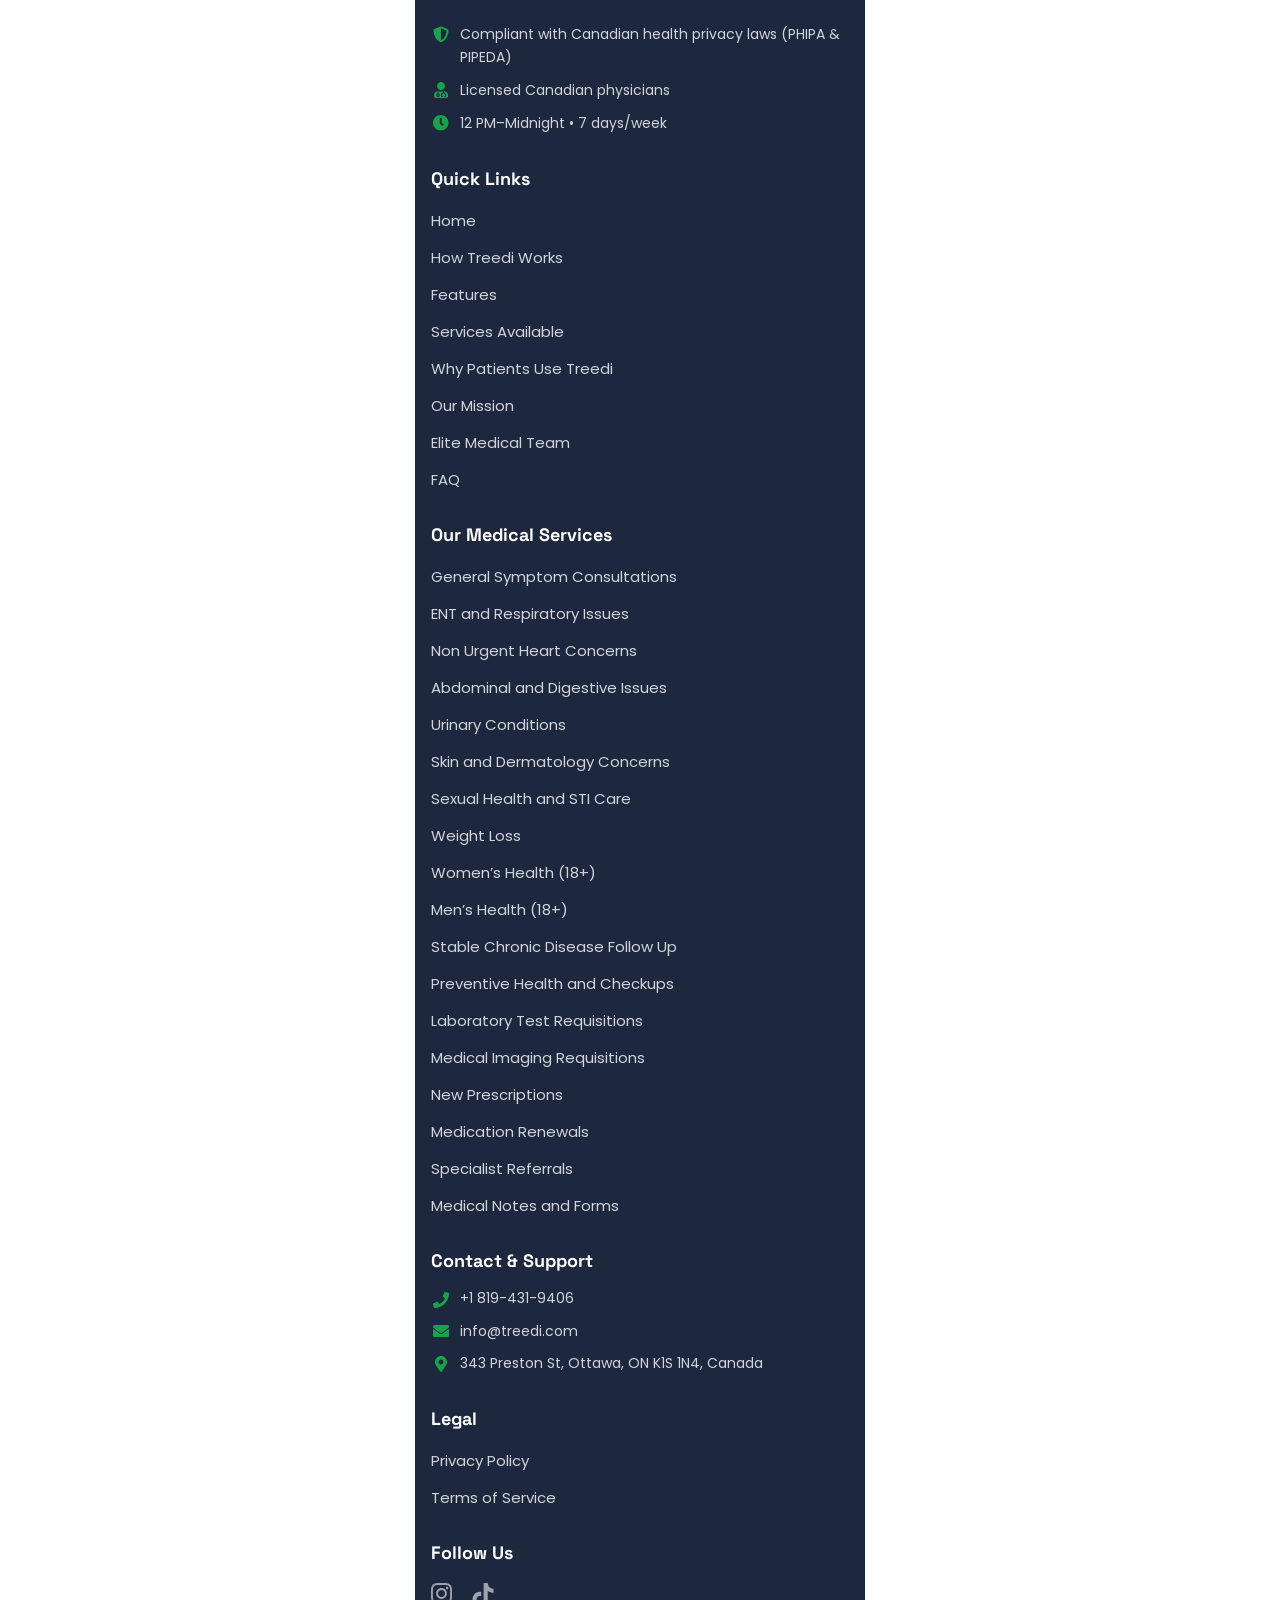
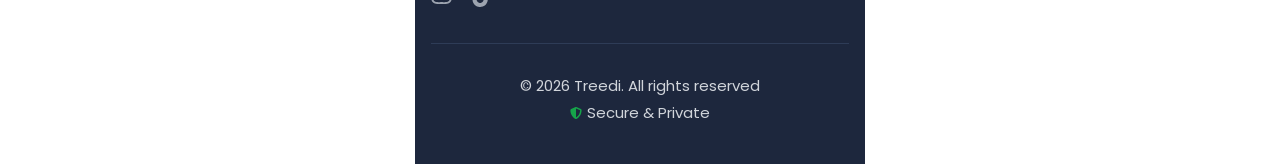
<file: terms-of-service.html>
<!DOCTYPE html>
<html lang="en-US">
	<head>
		<!-- Meta setup -->
		<meta charset="UTF-8">
		<meta http-equiv="X-UA-Compatible" content="IE=edge">
		<meta name="viewport" content="width=device-width, initial-scale=1, shrink-to-fit=no">
		<meta name="keywords" content="">
		<meta name="decription" content="">
		<!-- Title -->
		<title>Terms of Service</title>
		<!-- Fav Icon -->
		<link rel="icon" href="images/favicon.png">
		<!-- link font awesome -->
		<link rel="stylesheet" href="css/font-awesome.css">
		<!-- Main StyleSheet -->
		<link rel="stylesheet" href="style.css">	
		<!-- Responsive CSS -->
		<link rel="stylesheet" href="css/responsive.css">
	</head>
	<body>

		<main class="wrapper">

			<!-- Terms Hero -->
			<section class="terms-hero">
				<div class="container">
					<div class="policy-hero-back">
						<a href="index.html"><svg width="5" height="9" viewBox="0 0 5 9" fill="none" xmlns="http://www.w3.org/2000/svg"><path d="M4.39061 7.6099C4.42545 7.64474 4.45309 7.6861 4.47194 7.73162C4.4908 7.77714 4.5005 7.82594 4.5005 7.87521C4.5005 7.92448 4.4908 7.97327 4.47194 8.0188C4.45309 8.06432 4.42545 8.10568 4.39061 8.14052C4.35577 8.17536 4.3144 8.203 4.26888 8.22186C4.22336 8.24071 4.17457 8.25042 4.1253 8.25042C4.07602 8.25042 4.02723 8.24071 3.98171 8.22186C3.93619 8.203 3.89482 8.17536 3.85998 8.14052L0.109982 4.39052C0.0751162 4.35569 0.0474568 4.31434 0.0285852 4.26881C0.00971359 4.22329 0 4.17449 0 4.12521C0 4.07593 0.00971359 4.02713 0.0285852 3.98161C0.0474568 3.93608 0.0751162 3.89472 0.109982 3.8599L3.85998 0.109896C3.93035 0.0395308 4.02578 -1.96161e-09 4.1253 0C4.22481 1.96161e-09 4.32024 0.0395308 4.39061 0.109896C4.46097 0.180261 4.5005 0.275697 4.5005 0.375208C4.5005 0.47472 4.46097 0.570156 4.39061 0.640521L0.905451 4.12521L4.39061 7.6099Z" fill="#000" /></svg>Back</a>
					</div>
					<div class="terms-hero-icon">
						<svg width="32" height="32" viewBox="0 0 32 32" fill="none" xmlns="http://www.w3.org/2000/svg"><path d="M26.6667 17.3333C26.6667 24 22 27.3333 16.4534 29.2667C16.1629 29.3651 15.8474 29.3604 15.56 29.2533C10 27.3333 5.33337 24 5.33337 17.3333V8C5.33337 7.64638 5.47385 7.30724 5.7239 7.05719C5.97395 6.80714 6.31309 6.66667 6.66671 6.66667C9.33337 6.66667 12.6667 5.06667 14.9867 3.04C15.2692 2.79867 15.6285 2.66607 16 2.66607C16.3716 2.66607 16.7309 2.79867 17.0134 3.04C19.3467 5.08 22.6667 6.66667 25.3334 6.66667C25.687 6.66667 26.0261 6.80714 26.2762 7.05719C26.5262 7.30724 26.6667 7.64638 26.6667 8V17.3333Z" stroke="#000" stroke-width="2.66667" stroke-linecap="round" stroke-linejoin="round" /></svg>
						<h4>Legal</h4>
					</div>
					<div class="terms-hero-content">
						<h2>Terms of Service</h2>
						<p>Please read these terms carefully before using Treedi's telemedicine platform.</p>
					</div>
				</div>
			</section>
			<!-- Terms Hero -->

			<!-- Terms Service -->
			<section class="terms-service">
				<div class="container">
					<div class="policy-items terms-items">
						<div class="policy-items-left">
							<i class="fa-solid fa-circle-check"></i>
						</div>
						<div class="policy-items-right">
							<h2>Acceptance of Terms</h2>
							<div class="policy-items-right-items">
								<p>By accessing or using Treedi, you agree to comply with these Terms of Service.</p>
								<p>If you do not agree with these terms, you should not use the platform.</p>
							</div>
						</div>
					</div>
					<div class="policy-items terms-items">
						<div class="policy-items-left">
							<i class="fa-solid fa-user-check"></i>
						</div>
						<div class="policy-items-right">
							<h2>Eligibility</h2>
							<div class="policy-items-right-items">
								<p>Treedi services are available only to adults aged 18 years or older who reside in Ontario, Canada.</p>
							</div>
						</div>
					</div>
					<div class="policy-items terms-items">
						<div class="policy-items-left">
							<i class="fa-solid fa-user-doctor"></i>
						</div>
						<div class="policy-items-right">
							<h2>Medical Services</h2>
							<div class="policy-items-right-items">
								<p>Treedi provides access to licensed healthcare professionals who may assess symptoms, provide medical advice, issue prescriptions, and request laboratory or imaging tests when medically appropriate.</p>
								<p>Treedi provides non-emergency medical consultations only.</p>
								<div class="terms-items-warning">
									<div>
										<svg width="20" height="20" viewBox="0 0 20 20" fill="none" xmlns="http://www.w3.org/2000/svg"><path d="M18.1083 15L11.4416 3.33332C11.2962 3.07682 11.0854 2.86347 10.8307 2.71504C10.576 2.56661 10.2864 2.4884 9.99161 2.4884C9.69678 2.4884 9.40724 2.56661 9.1525 2.71504C8.89777 2.86347 8.68697 3.07682 8.54161 3.33332L1.87494 15C1.72801 15.2544 1.65096 15.5432 1.65162 15.8371C1.65227 16.1309 1.73059 16.4194 1.87865 16.6732C2.0267 16.927 2.23923 17.1371 2.49469 17.2823C2.75014 17.4275 3.03945 17.5026 3.33327 17.5H16.6666C16.959 17.4997 17.2462 17.4225 17.4993 17.2761C17.7525 17.1297 17.9626 16.9192 18.1087 16.6659C18.2548 16.4126 18.3316 16.1253 18.3316 15.8329C18.3315 15.5405 18.2545 15.2532 18.1083 15Z" stroke="#F2930D" stroke-width="1.66667" stroke-linecap="round" stroke-linejoin="round" /><path d="M10 7.5V10.8333" stroke="#F2930D" stroke-width="1.66667" stroke-linecap="round" stroke-linejoin="round" /><path d="M10 14.1667H10.0083" stroke="#F2930D" stroke-width="1.66667" stroke-linecap="round" stroke-linejoin="round" /></svg>
									</div>
									<div>
										<p>If you are experiencing a medical emergency, call 911 or go to the nearest emergency department immediately.</p>
									</div>
								</div>
							</div>
						</div>
					</div>
					<div class="policy-items terms-items">
						<div class="policy-items-left">
							<i class="fa-solid fa-money-bill-wave"></i>
						</div>
						<div class="policy-items-right">
							<h2>Consultation Fees</h2>
							<div class="policy-items-right-items">
								<p>All consultations cost $39.99 per visit unless otherwise specified.</p>
								<p>Payment must be completed before prescriptions, requisitions, or medical documents are released.</p>
							</div>
						</div>
					</div>
					<div class="policy-items terms-items">
						<div class="policy-items-left">
							<i class="fa-solid fa-user-gear"></i>
						</div>
						<div class="policy-items-right">
							<h2>User Responsibilities</h2>
							<div class="policy-items-right-items">
								<p>Users must provide accurate and truthful information during consultations.</p>
								<p>Providing false, misleading, or incomplete information may affect the quality of medical care and may result in refusal of service.</p>
								<p>Treedi reserves the right to limit or deny access to the platform if misuse is suspected.</p>
							</div>
						</div>
					</div>
					<div class="policy-items terms-items">
						<div class="policy-items-left">
							<i class="fa-solid fa-scale-balanced"></i>
						</div>
						<div class="policy-items-right">
							<h2>Limitation of Liability</h2>
							<div class="policy-items-right-items">
								<p>Medical decisions are based on the information provided during consultations. Treedi cannot guarantee specific medical outcomes.</p>
							</div>
						</div>
					</div>
					<div class="policy-items terms-items">
						<div class="policy-items-left">
							<i class="fa-solid fa-triangle-exclamation"></i>
						</div>
						<div class="policy-items-right">
							<h2>Medical Disclaimer</h2>
							<div class="policy-items-right-items">
								<p>Treedi provides medical consultations intended for non-emergency healthcare services.</p>
								<p>Medical advice provided through Treedi is based on the information supplied during the consultation.</p>
								<p>In certain situations, an in-person medical examination may be required to establish a full diagnosis.</p>
								<p>Healthcare professionals may decline treatment if a condition cannot be safely assessed through telemedicine.</p>
								<div class="terms-items-warning">
									<div>
										<svg width="20" height="20" viewBox="0 0 20 20" fill="none" xmlns="http://www.w3.org/2000/svg"><path d="M18.1083 15L11.4416 3.33332C11.2962 3.07682 11.0854 2.86347 10.8307 2.71504C10.576 2.56661 10.2864 2.4884 9.99161 2.4884C9.69678 2.4884 9.40724 2.56661 9.1525 2.71504C8.89777 2.86347 8.68697 3.07682 8.54161 3.33332L1.87494 15C1.72801 15.2544 1.65096 15.5432 1.65162 15.8371C1.65227 16.1309 1.73059 16.4194 1.87865 16.6732C2.0267 16.927 2.23923 17.1371 2.49469 17.2823C2.75014 17.4275 3.03945 17.5026 3.33327 17.5H16.6666C16.959 17.4997 17.2462 17.4225 17.4993 17.2761C17.7525 17.1297 17.9626 16.9192 18.1087 16.6659C18.2548 16.4126 18.3316 16.1253 18.3316 15.8329C18.3315 15.5405 18.2545 15.2532 18.1083 15Z" stroke="#F2930D" stroke-width="1.66667" stroke-linecap="round" stroke-linejoin="round" /><path d="M10 7.5V10.8333" stroke="#F2930D" stroke-width="1.66667" stroke-linecap="round" stroke-linejoin="round" /><path d="M10 14.1667H10.0083" stroke="#F2930D" stroke-width="1.66667" stroke-linecap="round" stroke-linejoin="round" /></svg>
									</div>
									<div>
										<p>If you experience severe symptoms such as chest pain, difficulty breathing, stroke symptoms, severe bleeding, or loss of consciousness, you must seek immediate medical attention by calling 911 or visiting the nearest emergency department.</p>
									</div>
								</div>
							</div>
						</div>
					</div>
					<div class="policy-items terms-items">
						<div class="policy-items-left">
							<i class="fa-solid fa-handshake"></i>
						</div>
						<div class="policy-items-right">
							<h2>Consent to Telemedicine</h2>
							<div class="policy-items-right-items">
								<p>By using Treedi, you consent to receiving healthcare services through telemedicine and secure electronic communications.</p>
								<p>Telemedicine allows healthcare professionals to evaluate and provide care remotely using digital systems.</p>
								<p>By using Treedi, you acknowledge that:</p>
								<ul>
									<li>Telemedicine may have limitations compared to in-person medical visits</li>
									<li>Some medical conditions may require physical examination</li>
									<li>Your medical information will be transmitted electronically using secure systems</li>
									<li>You may withdraw your consent to telemedicine services at any time</li>
								</ul>
								<div class="terms-items-extra">
									<div>
										<svg width="16" height="16" viewBox="0 0 16 16" fill="none" xmlns="http://www.w3.org/2000/svg"><path d="M13.3333 8.66664C13.3333 12 11 13.6666 8.22663 14.6333C8.0814 14.6825 7.92365 14.6802 7.77996 14.6266C4.99996 13.6666 2.66663 12 2.66663 8.66664V3.99997C2.66663 3.82316 2.73686 3.65359 2.86189 3.52857C2.98691 3.40355 3.15648 3.33331 3.33329 3.33331C4.66663 3.33331 6.33329 2.53331 7.49329 1.51997C7.63453 1.39931 7.8142 1.33301 7.99996 1.33301C8.18572 1.33301 8.36539 1.39931 8.50663 1.51997C9.67329 2.53997 11.3333 3.33331 12.6666 3.33331C12.8434 3.33331 13.013 3.40355 13.138 3.52857C13.2631 3.65359 13.3333 3.82316 13.3333 3.99997V8.66664Z" stroke="#000" stroke-width="1.33333" stroke-linecap="round" stroke-linejoin="round" /></svg>
									</div>
									<div>
										<p>Treedi uses HIPAA-compliant systems, SSL encryption, and strict access control protocols to protect personal health information.</p>
									</div>
								</div>
							</div>
						</div>
					</div>
					<div class="terms-items-emergency">
						<svg width="22" height="22" viewBox="0 0 22 22" fill="none" xmlns="http://www.w3.org/2000/svg"><path d="M20.8881 15.9201V18.9201C20.8892 19.1986 20.8322 19.4743 20.7206 19.7294C20.6091 19.9846 20.4454 20.2137 20.2402 20.402C20.035 20.5902 19.7927 20.7336 19.5289 20.8228C19.265 20.912 18.9855 20.9452 18.7081 20.9201C15.631 20.5857 12.6751 19.5342 10.0781 17.8501C7.66194 16.3148 5.61345 14.2663 4.07812 11.8501C2.38809 9.2413 1.33636 6.27109 1.00812 3.1801C0.983127 2.90356 1.01599 2.62486 1.10462 2.36172C1.19324 2.09859 1.33569 1.85679 1.52288 1.65172C1.71008 1.44665 1.93792 1.28281 2.19191 1.17062C2.44589 1.05843 2.72046 1.00036 2.99812 1.0001H5.99812C6.48342 0.995321 6.95391 1.16718 7.32188 1.48363C7.68985 1.80008 7.93019 2.23954 7.99812 2.7201C8.12474 3.68016 8.35957 4.62282 8.69812 5.5301C8.83266 5.88802 8.86178 6.27701 8.78202 6.65098C8.70227 7.02494 8.51698 7.36821 8.24812 7.6401L6.97812 8.9101C8.40167 11.4136 10.4746 13.4865 12.9781 14.9101L14.2481 13.6401C14.52 13.3712 14.8633 13.1859 15.2372 13.1062C15.6112 13.0264 16.0002 13.0556 16.3581 13.1901C17.2654 13.5286 18.2081 13.7635 19.1681 13.8901C19.6539 13.9586 20.0975 14.2033 20.4146 14.5776C20.7318 14.9519 20.9003 15.4297 20.8881 15.9201Z" stroke="#D92626" stroke-width="2" stroke-linecap="round" stroke-linejoin="round" /></svg>
						<h4>Medical Emergency?</h4>
						<p>Call <strong>911</strong> or visit your nearest emergency department immediately.</p>
					</div>
				</div>
			</section>
			<!-- Terms- Service -->


			<!-- footer area -->
			<footer class="footer-area py-40" id="contact">
				<div class="container">
					<div class="footer-inner">
						<div class="footer-top-col01">
							<div class="footer-logo">
								<a href="/">
									<img src="images/logo-white.png" alt="">
								</a>
							</div>
							<div class="footer-top-lists">
								<p>Get professional medical care through secure online
								consultations</p>
								<ul>
									<li>
										<svg width="15" height="16" viewBox="0 0 15 16" fill="none" xmlns="http://www.w3.org/2000/svg">
										<path d="M14.0781 2.61485L8.07812 0.114846C7.89536 0.0390267 7.69943 0 7.50156 0C7.30369 0 7.10777 0.0390267 6.925 0.114846L0.925 2.61485C0.365625 2.8461 0 3.39297 0 3.99922C0 10.2023 3.57812 14.4898 6.92188 15.8836C7.29063 16.0367 7.70625 16.0367 8.075 15.8836C10.7531 14.768 15 10.9148 15 3.99922C15 3.39297 14.6344 2.8461 14.0781 2.61485ZM7.50313 13.9461L7.5 2.03985L12.9969 4.33047C12.8938 9.06172 10.4312 12.4898 7.50313 13.9461Z" fill="#16A34A"/>
										</svg>
										<span>Compliant with Canadian health privacy laws (PHIPA & PIPEDA)</span>
									</li>
									<li>
										<svg width="16" height="16" viewBox="0 0 16 16" fill="none" xmlns="http://www.w3.org/2000/svg">
										<g clip-path="url(#clip0_1_305)">
										<path d="M8 8C10.2094 8 12 6.20937 12 4C12 1.79063 10.2094 0 8 0C5.79063 0 4 1.79063 4 4C4 6.20937 5.79063 8 8 8ZM4.25 13.25C4.25 13.6656 4.58437 14 5 14C5.41563 14 5.75 13.6656 5.75 13.25C5.75 12.8344 5.41563 12.5 5 12.5C4.58437 12.5 4.25 12.8344 4.25 13.25ZM11 9.01875V10.55C12.1406 10.7812 13 11.7937 13 13V14.3031C13 14.5406 12.8313 14.7469 12.5969 14.7937L11.5906 14.9937C11.4563 15.0219 11.325 14.9344 11.2969 14.7969L11.2 14.3062C11.1719 14.1719 11.2594 14.0375 11.3969 14.0125L12 13.8906V13C12 11.0375 9 10.9656 9 13.0594V13.8938L9.60312 14.0156C9.7375 14.0437 9.825 14.175 9.8 14.3094L9.70312 14.8C9.675 14.9344 9.54375 15.0219 9.40938 14.9969L8.43437 14.8656C8.1875 14.8313 8.00313 14.6219 8.00313 14.3687V13C8.00313 11.7937 8.8625 10.7844 10.0031 10.55V9.1375C9.93437 9.15938 9.86563 9.17188 9.79688 9.19687C9.23438 9.39375 8.63125 9.50313 8.00313 9.50313C7.375 9.50313 6.77187 9.39375 6.20937 9.19687C5.97813 9.11562 5.74375 9.06563 5.50313 9.03438V11.5844C6.225 11.8 6.75313 12.4625 6.75313 13.2531C6.75313 14.2188 5.96875 15.0031 5.00313 15.0031C4.0375 15.0031 3.25312 14.2188 3.25312 13.2531C3.25312 12.4625 3.78125 11.8 4.50312 11.5844V9.07187C2.51562 9.40625 1 11.1187 1 13.2V14.6C1 15.3719 1.62812 16 2.4 16H13.6C14.3719 16 15 15.3719 15 14.6V13.2C15 10.95 13.225 9.12813 11 9.01875Z" fill="#16A34A"/>
										</g>
										<defs>
										<clipPath id="clip0_1_305">
										<rect width="16" height="16" fill="white"/>
										</clipPath>
										</defs>
										</svg>
										<span>Licensed Canadian physicians</span>
									</li>
									<li>
										<svg width="16" height="16" viewBox="0 0 16 16" fill="none" xmlns="http://www.w3.org/2000/svg">
										<path d="M7.75 0C3.46875 0 0 3.46875 0 7.75C0 12.0312 3.46875 15.5 7.75 15.5C12.0312 15.5 15.5 12.0312 15.5 7.75C15.5 3.46875 12.0312 0 7.75 0ZM10.6403 9.78125L10.0153 10.5625C9.9743 10.6138 9.92358 10.6565 9.86606 10.6882C9.80855 10.7198 9.74535 10.7399 9.68009 10.7471C9.61483 10.7544 9.54877 10.7487 9.4857 10.7304C9.42263 10.7122 9.36378 10.6816 9.3125 10.6406L7.21875 9.08687C7.07246 8.96975 6.95437 8.82122 6.87323 8.65229C6.79209 8.48336 6.74998 8.29834 6.75 8.11094V3.25C6.75 3.11739 6.80268 2.99021 6.89645 2.89645C6.99021 2.80268 7.11739 2.75 7.25 2.75H8.25C8.38261 2.75 8.50979 2.80268 8.60355 2.89645C8.69732 2.99021 8.75 3.11739 8.75 3.25V7.75L10.5625 9.07812C10.6138 9.11917 10.6565 9.16992 10.6882 9.22747C10.7199 9.28503 10.7399 9.34826 10.7471 9.41356C10.7543 9.47886 10.7486 9.54494 10.7303 9.60804C10.712 9.67113 10.6814 9.72998 10.6403 9.78125Z" fill="#16A34A"/>
										</svg>
										<span>12 PM–Midnight • 7 days/week</span>
									</li>
								</ul>
							</div>
						</div>
						<div class="footer-col2st">
							<h3>Quick Links</h3>
							<ul>
								<li><a href="#home">Home</a></li>
								<li><a href="#howItWorks">How Treedi Works</a></li>
								<li><a href="#features">Features</a></li>
								<li><a href="#servicesAvailable">Services Available </a></li>
								<li><a href="#whyTreedi">Why Patients Use Treedi</a></li>
								<li><a href="#ourMission">Our Mission</a></li>
								<li><a href="#eliteMedicalTeam">Elite Medical Team</a></li>
								<li><a href="#faq">FAQ</a></li>
							</ul>
						</div>
						<div class="footer-col2st">
							<h3>Our Medical Services</h3>
							<ul>
								<li><a href="#">General Symptom Consultations</a></li>
								<li><a href="#">ENT and Respiratory Issues</a></li>
								<li><a href="#">Non Urgent Heart Concerns</a></li>
								<li><a href="#">Abdominal and Digestive Issues</a></li>
								<li><a href="#">Urinary Conditions</a></li>
								<li><a href="#">Skin and Dermatology Concerns</a></li>
								<li><a href="#">Sexual Health and STI Care</a></li>
								<li><a href="#">Weight Loss</a></li>
								<li><a href="#">Women’s Health (18+)</a></li>
								<li><a href="#">Men’s Health (18+)</a></li>
								<li><a href="#">Stable Chronic Disease Follow Up</a></li>
								<li><a href="#">Preventive Health and Checkups</a></li>
								<li><a href="#">Laboratory Test Requisitions</a></li>
								<li><a href="#">Medical Imaging Requisitions</a></li>
								<li><a href="#">New Prescriptions</a></li>
								<li><a href="#">Medication Renewals</a></li>
								<li><a href="#">Specialist Referrals</a></li>
								<li><a href="#">Medical Notes and Forms</a></li>
							</ul>
						</div>
						<div class="footer-top-col01">
							<div class="footer-col2st">
								<h3>Contact & Support</h3>
							</div>
							<ul class="pt-0">
								<li>
									<svg width="16" height="16" viewBox="0 0 16 16" fill="none" xmlns="http://www.w3.org/2000/svg">
									<g clip-path="url(#clip0_1_334)">
									<path d="M15.4187 0.769088L12.1687 0.0190879C11.8156 -0.0621621 11.4531 0.122213 11.3094 0.453463L9.80937 3.95346C9.67812 4.25971 9.76562 4.61909 10.025 4.82846L11.9187 6.37846C10.7937 8.77534 8.82812 10.7691 6.38125 11.916L4.83125 10.0222C4.61875 9.76284 4.2625 9.67534 3.95625 9.80659L0.456249 11.3066C0.121874 11.4535 -0.0625007 11.816 0.0187493 12.1691L0.768749 15.4191C0.846874 15.7566 1.14687 16.0003 1.5 16.0003C9.50312 16.0003 16 9.51596 16 1.50034C16 1.15034 15.7594 0.847213 15.4187 0.769088Z" fill="#16A34A"/>
									</g>
									<defs>
									<clipPath id="clip0_1_334">
									<rect width="16" height="16" fill="16A34A"/>
									</clipPath>
									</defs>
									</svg>
									<div class="info">
										<span><a href="tel:18194319406">+1 819-431-9406</a></span>
									</div>
								</li>
								<li>
									<svg width="16" height="12" viewBox="0 0 16 12" fill="none" xmlns="http://www.w3.org/2000/svg">
									<path d="M15.6969 3.9625C15.8187 3.86563 16 3.95625 16 4.10938V10.5C16 11.3281 15.3281 12 14.5 12H1.5C0.671875 12 0 11.3281 0 10.5V4.1125C0 3.95625 0.178125 3.86875 0.303125 3.96562C1.00312 4.50937 1.93125 5.2 5.11875 7.51562C5.77813 7.99687 6.89062 9.00938 8 9.00313C9.11563 9.0125 10.25 7.97813 10.8844 7.51562C14.0719 5.2 14.9969 4.50625 15.6969 3.9625ZM8 8C8.725 8.0125 9.76875 7.0875 10.2937 6.70625C14.4406 3.69688 14.7562 3.43437 15.7125 2.68437C15.8937 2.54375 16 2.325 16 2.09375V1.5C16 0.671875 15.3281 0 14.5 0H1.5C0.671875 0 0 0.671875 0 1.5V2.09375C0 2.325 0.10625 2.54062 0.2875 2.68437C1.24375 3.43125 1.55938 3.69688 5.70625 6.70625C6.23125 7.0875 7.275 8.0125 8 8Z" fill="#16A34A"/>
									</svg>
									<span><a href="mailto:info@treedi.com">info@treedi.com</a></span>
								</li>
								<li>
									<svg width="12" height="16" viewBox="0 0 12 16" fill="none" xmlns="http://www.w3.org/2000/svg">
									<path d="M5.38338 15.6772C0.842813 9.09472 0 8.41916 0 6C0 2.68628 2.68628 0 6 0C9.31372 0 12 2.68628 12 6C12 8.41916 11.1572 9.09472 6.61662 15.6772C6.31866 16.1076 5.68131 16.1076 5.38338 15.6772ZM6 8.5C7.38072 8.5 8.5 7.38072 8.5 6C8.5 4.61928 7.38072 3.5 6 3.5C4.61928 3.5 3.5 4.61928 3.5 6C3.5 7.38072 4.61928 8.5 6 8.5Z" fill="#16A34A"/>
									</svg>
									<span>343 Preston St, Ottawa, ON K1S 1N4, Canada</span>
								</li>
							</ul>
						</div>

						<div class="footer-col2st">
							<h3>Legal</h3>
							<ul>
								<li><a href="#">Privacy Policy</a></li>
								<li><a href="#">Terms of Service</a></li>
							</ul>
						</div>

						<div class="footer-col2st footer-sociala">
							<h3>Follow Us</h3>
							<ul>
								<li><a href="#">
									<svg width="22" height="21" viewBox="0 0 22 21" fill="none" xmlns="http://www.w3.org/2000/svg">
									<path d="M10.5082 5.11758C7.52695 5.11758 5.12227 7.52227 5.12227 10.5035C5.12227 13.4848 7.52695 15.8895 10.5082 15.8895C13.4895 15.8895 15.8941 13.4848 15.8941 10.5035C15.8941 7.52227 13.4895 5.11758 10.5082 5.11758ZM10.5082 14.0051C8.58164 14.0051 7.00664 12.4348 7.00664 10.5035C7.00664 8.57227 8.57695 7.00195 10.5082 7.00195C12.4395 7.00195 14.0098 8.57227 14.0098 10.5035C14.0098 12.4348 12.4348 14.0051 10.5082 14.0051ZM17.3707 4.89727C17.3707 5.5957 16.8082 6.15352 16.1145 6.15352C15.416 6.15352 14.8582 5.59102 14.8582 4.89727C14.8582 4.20352 15.4207 3.64102 16.1145 3.64102C16.8082 3.64102 17.3707 4.20352 17.3707 4.89727ZM20.9379 6.17227C20.8582 4.48945 20.4738 2.99883 19.241 1.7707C18.0129 0.542578 16.5223 0.158203 14.8395 0.0738281C13.1051 -0.0246094 7.90664 -0.0246094 6.17227 0.0738281C4.49414 0.153516 3.00352 0.537891 1.7707 1.76602C0.537891 2.99414 0.158203 4.48477 0.0738281 6.16758C-0.0246094 7.90195 -0.0246094 13.1004 0.0738281 14.8348C0.153516 16.5176 0.537891 18.0082 1.7707 19.2363C3.00352 20.4645 4.48945 20.8488 6.17227 20.9332C7.90664 21.0316 13.1051 21.0316 14.8395 20.9332C16.5223 20.8535 18.0129 20.4691 19.241 19.2363C20.4691 18.0082 20.8535 16.5176 20.9379 14.8348C21.0363 13.1004 21.0363 7.90664 20.9379 6.17227ZM18.6973 16.6957C18.3316 17.6145 17.6238 18.3223 16.7004 18.6926C15.3176 19.241 12.0363 19.1145 10.5082 19.1145C8.98008 19.1145 5.69414 19.2363 4.31602 18.6926C3.39727 18.327 2.68945 17.6191 2.31914 16.6957C1.7707 15.3129 1.89727 12.0316 1.89727 10.5035C1.89727 8.97539 1.77539 5.68945 2.31914 4.31133C2.68477 3.39258 3.39258 2.68477 4.31602 2.31445C5.69883 1.76602 8.98008 1.89258 10.5082 1.89258C12.0363 1.89258 15.3223 1.7707 16.7004 2.31445C17.6191 2.68008 18.327 3.38789 18.6973 4.31133C19.2457 5.69414 19.1191 8.97539 19.1191 10.5035C19.1191 12.0316 19.2457 15.3176 18.6973 16.6957Z" fill="#9CA3AF"/>
									</svg>
								</a></li>
								<li><a href="#">
									<svg width="24" height="24" viewBox="0 0 24 24" fill="none" xmlns="http://www.w3.org/2000/svg">
									<path d="M22.5 9.83953C20.4363 9.84447 18.4232 9.20088 16.7452 7.99969V16.3772C16.7446 17.9288 16.2703 19.4432 15.3858 20.718C14.5013 21.9928 13.2487 22.9672 11.7954 23.5109C10.3422 24.0545 8.75761 24.1416 7.25356 23.7604C5.74952 23.3791 4.3977 22.5478 3.37887 21.3776C2.36005 20.2074 1.72276 18.754 1.55225 17.2118C1.38173 15.6696 1.6861 14.112 2.42467 12.7475C3.16323 11.3829 4.30078 10.2764 5.68521 9.5758C7.06965 8.87521 8.63497 8.61398 10.1719 8.82703V13.0406C9.46858 12.8194 8.71338 12.8261 8.0141 13.0597C7.31482 13.2933 6.70723 13.7418 6.2781 14.3413C5.84897 14.9408 5.62025 15.6606 5.62459 16.3979C5.62894 17.1351 5.86612 17.8521 6.30228 18.4466C6.73844 19.041 7.35127 19.4824 8.05325 19.7077C8.75524 19.933 9.51047 19.9308 10.2111 19.7013C10.9117 19.4718 11.522 19.0268 11.9546 18.4298C12.3872 17.8329 12.6202 17.1145 12.6202 16.3772V0H16.7452C16.7423 0.348347 16.7715 0.696219 16.8323 1.03922C16.9757 1.80491 17.2737 2.53332 17.7082 3.17988C18.1427 3.82643 18.7046 4.37756 19.3594 4.79953C20.291 5.41551 21.3832 5.74383 22.5 5.74359V9.83953Z" fill="#9CA3AF"/>
									</svg>
								</a></li>
							</ul>
						</div>

						<div class="footer-copyright">
							<p>© 2026 Treedi. All rights reserved</p>
							<div class="secure">
								<svg width="12" height="12" viewBox="0 0 12 12" fill="none" xmlns="http://www.w3.org/2000/svg">
								<g clip-path="url(#clip0_1_361)">
								<path d="M10.9336 1.96211L6.43359 0.0871109C6.29652 0.0302466 6.14957 0.000976563 6.00117 0.000976562C5.85277 0.000976563 5.70583 0.0302466 5.56875 0.0871109L1.06875 1.96211C0.649219 2.13555 0.375 2.5457 0.375 3.00039C0.375 7.65274 3.05859 10.8684 5.56641 11.9137C5.84297 12.0285 6.15469 12.0285 6.43125 11.9137C8.43984 11.077 11.625 8.18711 11.625 3.00039C11.625 2.5457 11.3508 2.13555 10.9336 1.96211ZM6.00234 10.4605L6 1.53086L10.1227 3.24883C10.0453 6.79727 8.19844 9.36836 6.00234 10.4605Z" fill="#16A34A"/>
								</g>
								<defs>
								<clipPath id="clip0_1_361">
								<rect width="12" height="12" fill="16A34A"/>
								</clipPath>
								</defs>
								</svg>
								<span>Secure & Private</span>
							</div>
						</div>
						
					</div>
				</div>
			</footer>
			<!-- footer area -->
		</main>
	
		
	
		<!-- Custom jQuery -->
		<script src="js/scripts.js"></script>
		
	</body>
</html>
</file>
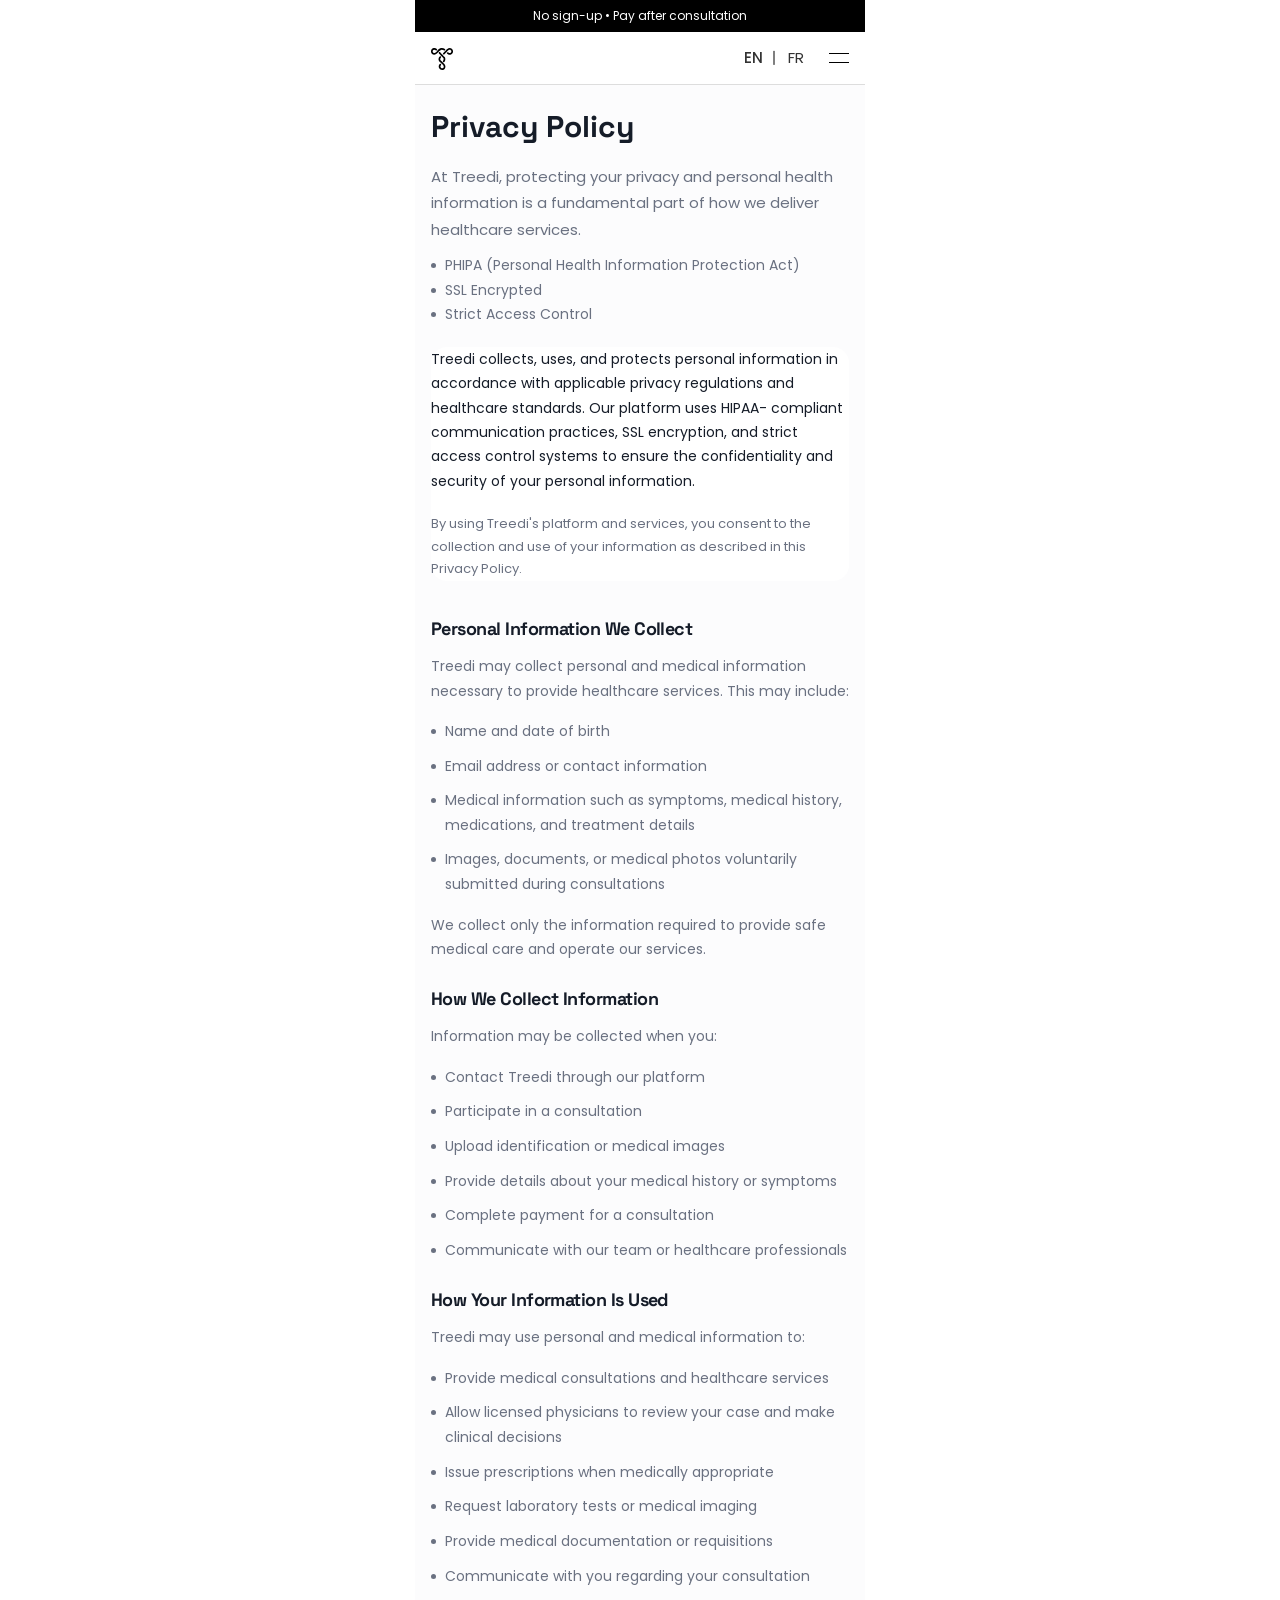
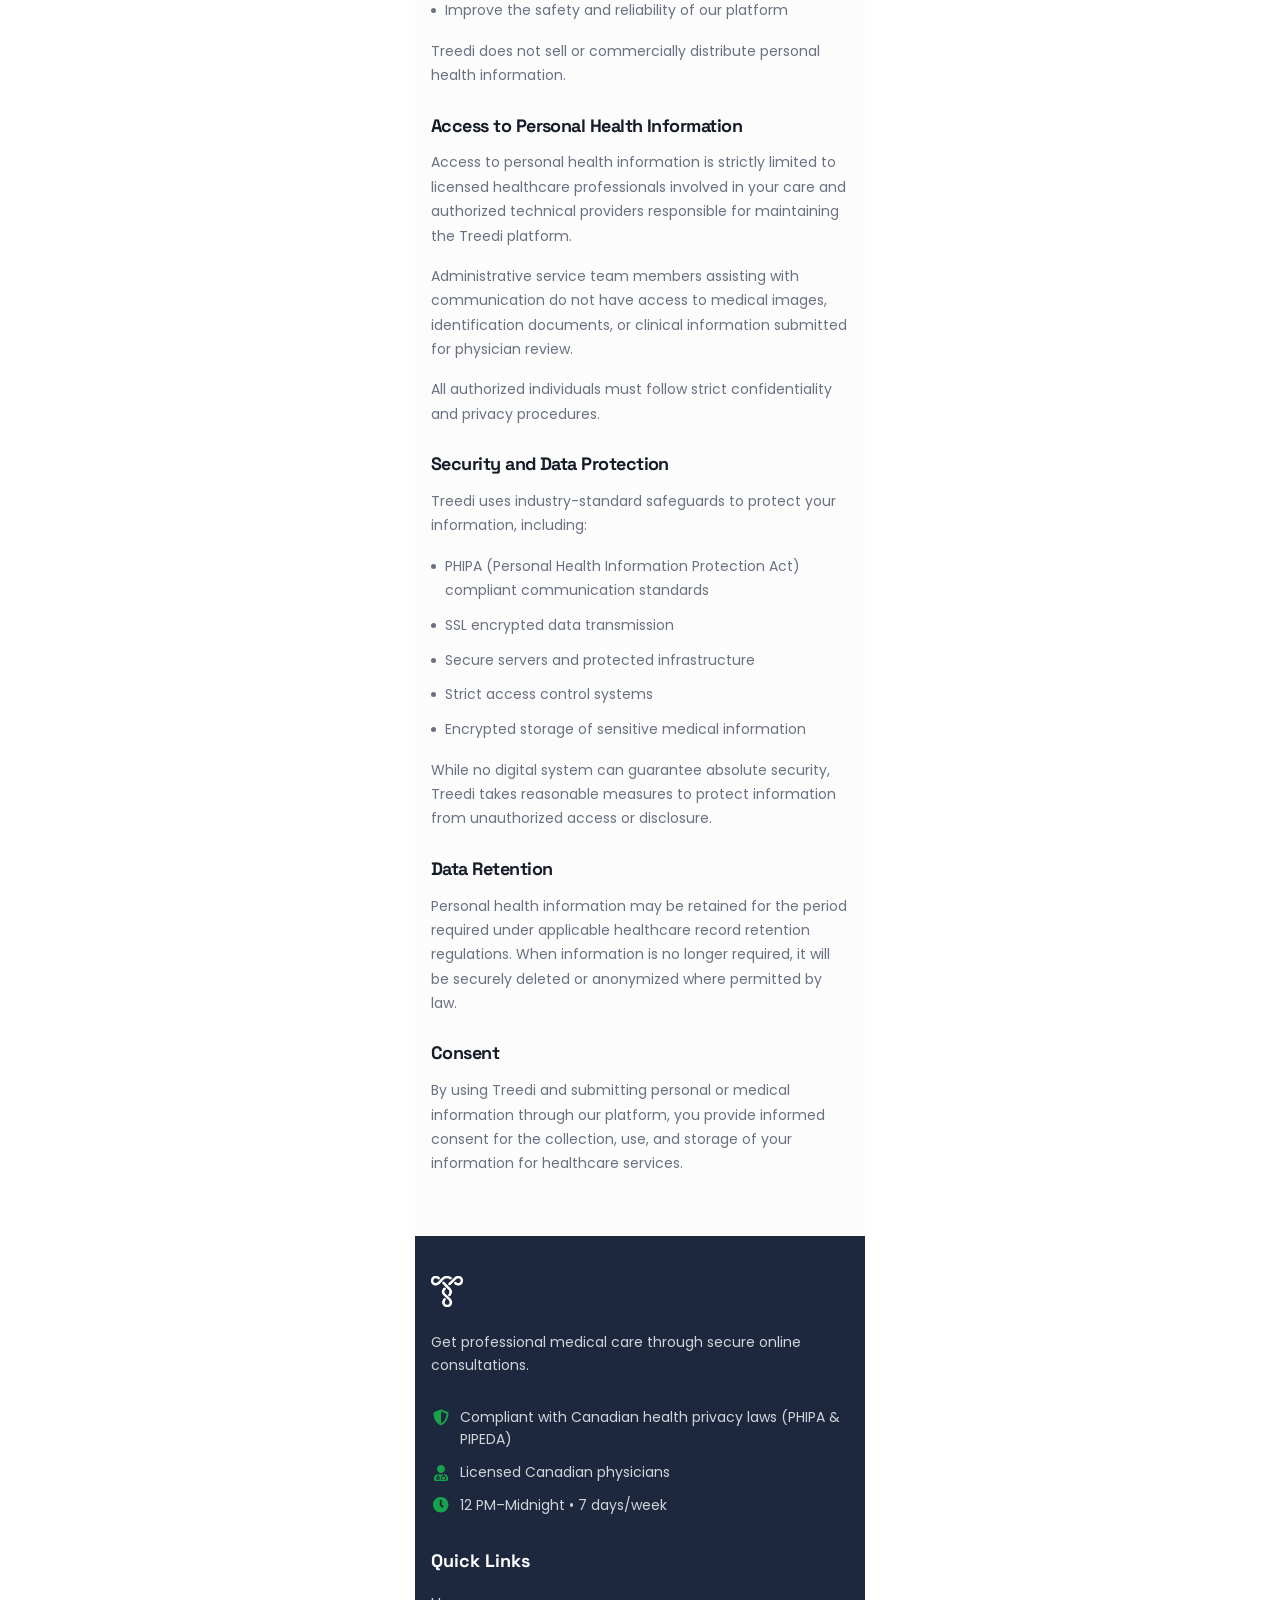
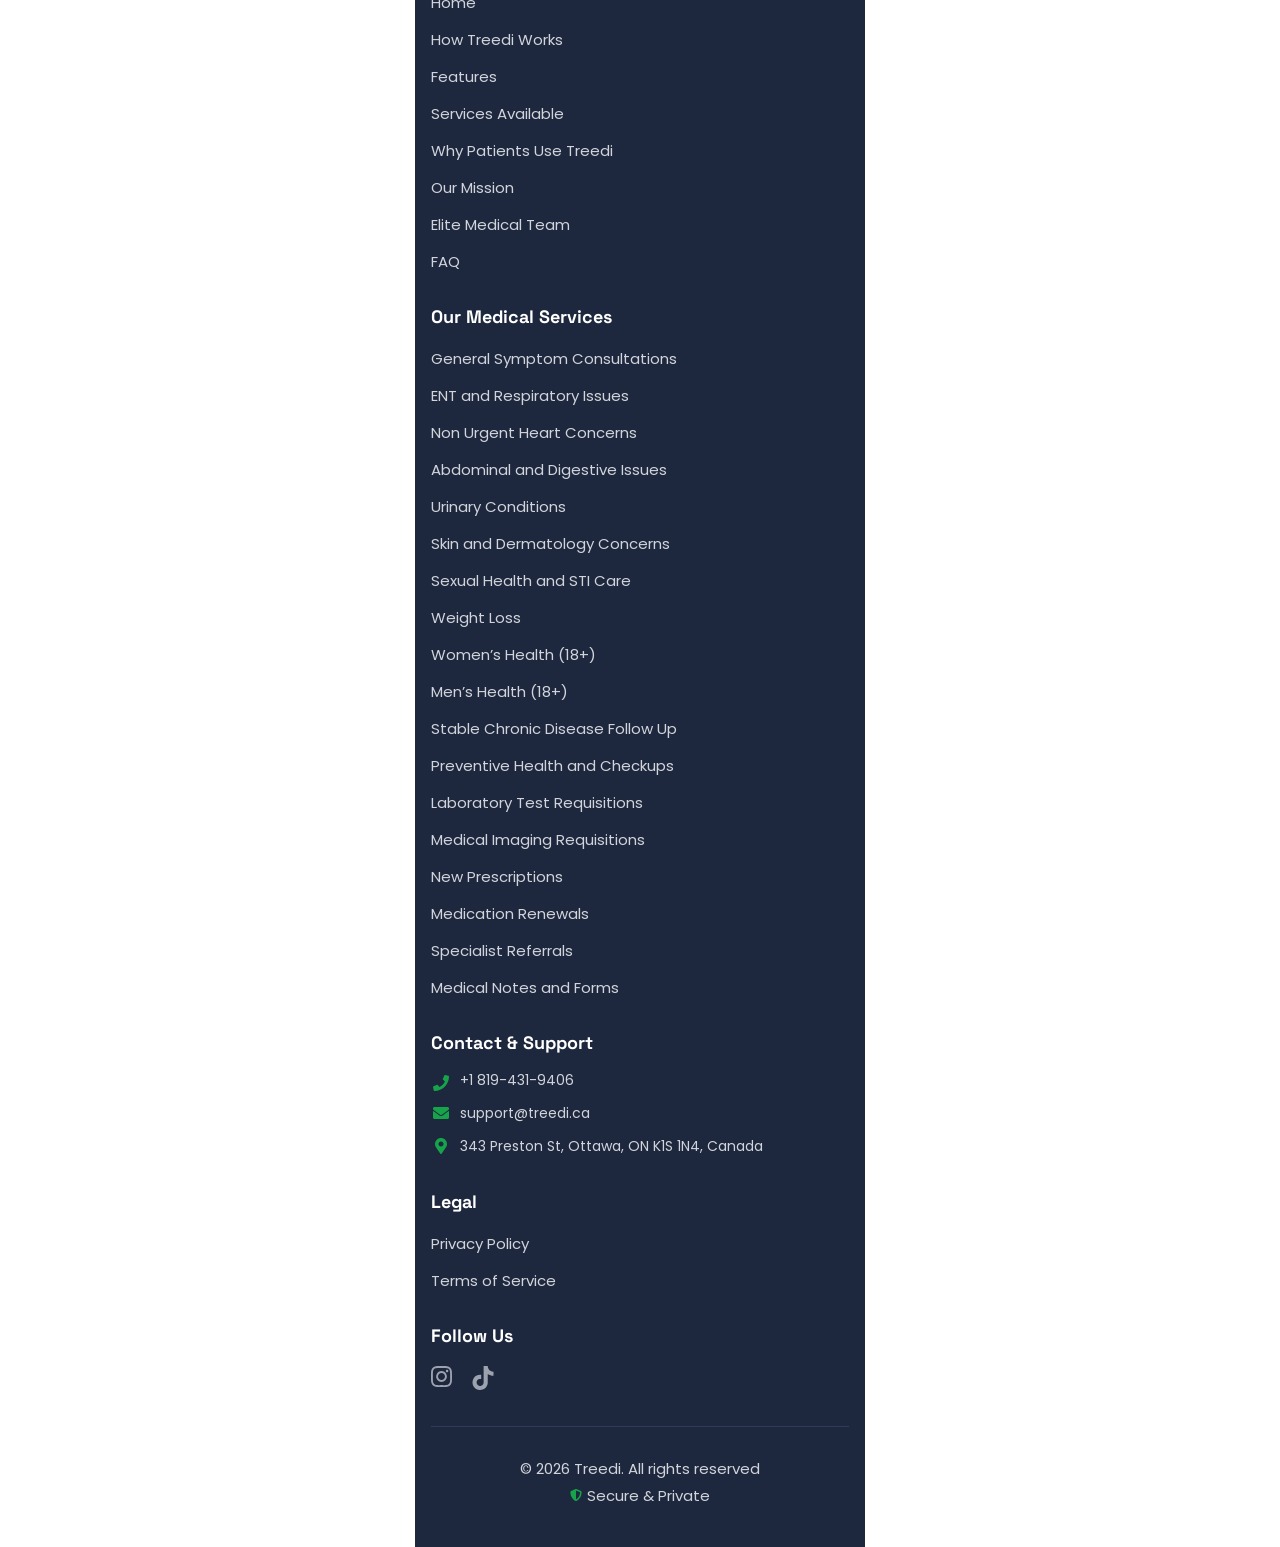
<file: treedi-privacy-policy.html>
<!DOCTYPE html>
<html lang="en-US">
	<head>
		<!-- Meta setup -->
		<meta charset="UTF-8">
		<meta http-equiv="X-UA-Compatible" content="IE=edge">
		<meta name="viewport" content="width=device-width, initial-scale=1, maximum-scale=1, minimum-scale=1, user-scalable=no">
		<meta name="keywords" content="">
		<meta name="decription" content="">
		<!-- Title -->
		<title>Privacy Policy</title>
		<!-- Fav Icon -->
		<link rel="icon" href="images/favicon.png">
		<!-- link font awesome -->
		<link rel="stylesheet" href="css/font-awesome.css">
		<!-- Main StyleSheet -->
		<link rel="stylesheet" href="style.css">	
		<!-- Responsive CSS -->
		<link rel="stylesheet" href="css/responsive.css">
	</head>
	<body>

		<main class="wrapper">

			<!-- header-area -->	
			<header class="header-area">
				<div class="nav-area">
					<div class="hightlight-text">
						<p>No sign-up • Pay after consultation</p>
					</div>
					<div class="container">
						<div class="nav-inner">
							<div class="logo">
								<a href="index.html"><img src="images/logo-black.svg" alt=""></a>
							</div>
							<div class="menu-right-comp">
								<div class="lang-toggler">
									<span class="on">EN</span>
									<span class="off">FR</span>
                                </div>

								<div class="humberger-menu menu-toggle" id="menuBtn">
									<span class="line01"></span>
									<span class="line02"></span>
								</div>
							</div>
						</div>			
					</div>
				</div>

				<!-- Overlay -->
				<div class="sidebar-overlay" id="overlay"></div>

				<!-- Sidebar -->
				<div class="sidebar" id="sidebar">
					<ul class="sidebar-menu">
						<li><a href="index.html#home">Home</a></li>
						<li><a href="index.html#howItWorks">How Treedi Works</a></li>
						<li><a href="index.html#features">Features</a></li>
						<li><a href="index.html#servicesAvailable">Services Available </a></li>
						<li><a href="index.html#whyTreedi">Why Patients Use Treedi</a></li>
						<li><a href="index.html#ourMission">Our mission</a></li>
						<li><a href="index.html#eliteMedicalTeam">Elite Medical Team</a></li>
						<li><a href="index.html#faq">FAQ</a></li>
						<li><a href="index.html#contact">Contact</a></li>
					</ul>
				</div>
	
			</header>	
			<!-- header-area -->	

			<section class="policy-hero ">
				<div class="container">
					<div class="policy-hero-back">
						<a href="index.html">Back</a>
					</div>
					<div class="policy-hero-content">
						<h2>Privacy Policy</h2>
						<p>At Treedi, protecting your privacy and personal health information is a fundamental part of how we deliver healthcare services.</p>
					</div>
						<div class="policy-items-right">
							<div class="policy-items-right-items updt-pirt">
								<ul>
									<li>PHIPA (Personal Health Information Protection Act)</li>
									<li>SSL Encrypted</li>
									<li>Strict Access Control</li>
								</ul>
							</div>
						</div>
					<div class="policy-content-box">
						<p>Treedi collects, uses, and protects personal information in accordance with applicable privacy regulations and healthcare standards. Our platform uses HIPAA- compliant communication practices, SSL encryption, and strict access control systems to ensure the confidentiality and security of your personal information.</p>
						<span>By using Treedi's platform and services, you consent to the collection and use of your information as described in this Privacy Policy.</span>
					</div>

					<div class="policy-items">
						<div class="policy-items-left">
							<svg width="18" height="18" viewBox="0 0 18 18" fill="none" xmlns="http://www.w3.org/2000/svg"><path d="M1.54651 9.26103C1.48401 9.09264 1.48401 8.90741 1.54651 8.73903C2.15529 7.26292 3.18865 6.00081 4.51559 5.1127C5.84253 4.22459 7.4033 3.75049 9.00001 3.75049C10.5967 3.75049 12.1575 4.22459 13.4844 5.1127C14.8114 6.00081 15.8447 7.26292 16.4535 8.73903C16.516 8.90741 16.516 9.09264 16.4535 9.26103C15.8447 10.7371 14.8114 11.9992 13.4844 12.8874C12.1575 13.7755 10.5967 14.2496 9.00001 14.2496C7.4033 14.2496 5.84253 13.7755 4.51559 12.8874C3.18865 11.9992 2.15529 10.7371 1.54651 9.26103Z" stroke="#16A34A" stroke-width="1.5" stroke-linecap="round" stroke-linejoin="round" /><path d="M9 11.25C10.2426 11.25 11.25 10.2426 11.25 9C11.25 7.75736 10.2426 6.75 9 6.75C7.75736 6.75 6.75 7.75736 6.75 9C6.75 10.2426 7.75736 11.25 9 11.25Z" stroke="#16A34A" stroke-width="1.5" stroke-linecap="round" stroke-linejoin="round" /></svg>
						</div>
						<div class="policy-items-right">
							<h2>Personal Information We Collect</h2>
							<div class="policy-items-right-items">
								<p>Treedi may collect personal and medical information necessary to provide healthcare services. This may include:</p>
								<ul>
									<li>Name and date of birth</li>
									<li>Email address or contact information</li>
									<li>Medical information such as symptoms, medical history, medications, and treatment details</li>
									<li>Images, documents, or medical photos voluntarily submitted during consultations</li>
								</ul>
								<p>We collect only the information required to provide safe medical care and operate our services.</p>
							</div>
						</div>
					</div>

					<div class="policy-items">
						<div class="policy-items-left">
							<svg width="18" height="18" viewBox="0 0 18 18" fill="none" xmlns="http://www.w3.org/2000/svg"><path d="M9 6C12.7279 6 15.75 4.99264 15.75 3.75C15.75 2.50736 12.7279 1.5 9 1.5C5.27208 1.5 2.25 2.50736 2.25 3.75C2.25 4.99264 5.27208 6 9 6Z" stroke="#16A34A" stroke-width="1.5" stroke-linecap="round" stroke-linejoin="round" /><path d="M2.25 3.75V14.25C2.25 14.8467 2.96116 15.419 4.22703 15.841C5.4929 16.2629 7.20979 16.5 9 16.5C10.7902 16.5 12.5071 16.2629 13.773 15.841C15.0388 15.419 15.75 14.8467 15.75 14.25V3.75" stroke="#16A34A" stroke-width="1.5" stroke-linecap="round" stroke-linejoin="round" /><path d="M2.25 9C2.25 9.59674 2.96116 10.169 4.22703 10.591C5.4929 11.0129 7.20979 11.25 9 11.25C10.7902 11.25 12.5071 11.0129 13.773 10.591C15.0388 10.169 15.75 9.59674 15.75 9" stroke="#16A34A" stroke-width="1.5" stroke-linecap="round" stroke-linejoin="round" /></svg>
						</div>
						<div class="policy-items-right">
							<h2>How We Collect Information</h2>
							<div class="policy-items-right-items">
								<p>Information may be collected when you:</p>
								<ul>
									<li>Contact Treedi through our platform</li>
									<li>Participate in a consultation</li>
									<li>Upload identification or medical images</li>
									<li>Provide details about your medical history or symptoms</li>
									<li>Complete payment for a consultation</li>
									<li>Communicate with our team or healthcare professionals</li>
								</ul>
							</div>
						</div>
					</div>
					<div class="policy-items">
						<div class="policy-items-left">
							<svg width="18" height="18" viewBox="0 0 18 18" fill="none" xmlns="http://www.w3.org/2000/svg"><path d="M11.25 1.5H4.5C4.10218 1.5 3.72064 1.65804 3.43934 1.93934C3.15804 2.22064 3 2.60218 3 3V15C3 15.3978 3.15804 15.7794 3.43934 16.0607C3.72064 16.342 4.10218 16.5 4.5 16.5H13.5C13.8978 16.5 14.2794 16.342 14.5607 16.0607C14.842 15.7794 15 15.3978 15 15V5.25L11.25 1.5Z" stroke="#16A34A" stroke-width="1.5" stroke-linecap="round" stroke-linejoin="round" /><path d="M10.5 1.5V4.5C10.5 4.89782 10.658 5.27936 10.9393 5.56066C11.2206 5.84196 11.6022 6 12 6H15" stroke="#16A34A" stroke-width="1.5" stroke-linecap="round" stroke-linejoin="round" /><path d="M7.5 6.75H6" stroke="#16A34A" stroke-width="1.5" stroke-linecap="round" stroke-linejoin="round" /><path d="M12 9.75H6" stroke="#16A34A" stroke-width="1.5" stroke-linecap="round" stroke-linejoin="round" /><path d="M12 12.75H6" stroke="#16A34A" stroke-width="1.5" stroke-linecap="round" stroke-linejoin="round" /></svg>
						</div>
						<div class="policy-items-right">
							<h2>How Your Information Is Used</h2>
							<div class="policy-items-right-items">
								<p>Treedi may use personal and medical information to:</p>
								<ul>
									<li>Provide medical consultations and healthcare services</li>
									<li>Allow licensed physicians to review your case and make clinical decisions</li>
									<li>Issue prescriptions when medically appropriate</li>
									<li>Request laboratory tests or medical imaging</li>
									<li>Provide medical documentation or requisitions</li>
									<li>Communicate with you regarding your consultation</li>
									<li>Improve the safety and reliability of our platform</li>
								</ul>
								<p>Treedi does not sell or commercially distribute personal health information.</p>
							</div>
						</div>
					</div>
					<div class="policy-items">
						<div class="policy-items-left">
							<svg width="18" height="18" viewBox="0 0 18 18" fill="none" xmlns="http://www.w3.org/2000/svg"><path d="M12 15.75V14.25C12 13.4544 11.6839 12.6913 11.1213 12.1287C10.5587 11.5661 9.79565 11.25 9 11.25H4.5C3.70435 11.25 2.94129 11.5661 2.37868 12.1287C1.81607 12.6913 1.5 13.4544 1.5 14.25V15.75" stroke="#16A34A" stroke-width="1.5" stroke-linecap="round" stroke-linejoin="round" /><path d="M6.75 8.25C8.40685 8.25 9.75 6.90685 9.75 5.25C9.75 3.59315 8.40685 2.25 6.75 2.25C5.09315 2.25 3.75 3.59315 3.75 5.25C3.75 6.90685 5.09315 8.25 6.75 8.25Z" stroke="#16A34A" stroke-width="1.5" stroke-linecap="round" stroke-linejoin="round" /><path d="M12 8.25L13.5 9.75L16.5 6.75" stroke="#16A34A" stroke-width="1.5" stroke-linecap="round" stroke-linejoin="round" /></svg>
						</div>
						<div class="policy-items-right">
							<h2>Access to Personal Health Information</h2>
							<div class="policy-items-right-items">
								<p>Access to personal health information is strictly limited to licensed healthcare professionals involved in your care and authorized technical providers responsible for maintaining the Treedi platform.</p>
								<p>Administrative service team members assisting with communication do not have access to medical images, identification documents, or clinical information submitted for physician review.</p>
								<p>All authorized individuals must follow strict confidentiality and privacy procedures.</p>
							</div>
						</div>
					</div>
					<div class="policy-items">
						<div class="policy-items-left">
							<svg width="18" height="18" viewBox="0 0 18 18" fill="none" xmlns="http://www.w3.org/2000/svg"><path d="M14.25 8.25H3.75C2.92157 8.25 2.25 8.92157 2.25 9.75V15C2.25 15.8284 2.92157 16.5 3.75 16.5H14.25C15.0784 16.5 15.75 15.8284 15.75 15V9.75C15.75 8.92157 15.0784 8.25 14.25 8.25Z" stroke="#16A34A" stroke-width="1.5" stroke-linecap="round" stroke-linejoin="round" /><path d="M5.25 8.25V5.25C5.25 4.25544 5.64509 3.30161 6.34835 2.59835C7.05161 1.89509 8.00544 1.5 9 1.5C9.99456 1.5 10.9484 1.89509 11.6517 2.59835C12.3549 3.30161 12.75 4.25544 12.75 5.25V8.25" stroke="#16A34A" stroke-width="1.5" stroke-linecap="round" stroke-linejoin="round" /></svg>
						</div>
						<div class="policy-items-right">
							<h2>Security and Data Protection</h2>
							<div class="policy-items-right-items">
								<p>Treedi uses industry-standard safeguards to protect your information, including:</p>
								<ul>
									<li>PHIPA (Personal Health Information Protection Act) compliant communication standards</li>
									<li>SSL encrypted data transmission</li>
									<li>Secure servers and protected infrastructure</li>
									<li>Strict access control systems</li>
									<li>Encrypted storage of sensitive medical information</li>
								</ul>
								<p>While no digital system can guarantee absolute security, Treedi takes reasonable measures to protect information from unauthorized access or disclosure.</p>
							</div>
						</div>
					</div>
					<div class="policy-items">
						<div class="policy-items-left">
							<svg width="18" height="18" viewBox="0 0 18 18" fill="none" xmlns="http://www.w3.org/2000/svg"><path d="M9 6C12.7279 6 15.75 4.99264 15.75 3.75C15.75 2.50736 12.7279 1.5 9 1.5C5.27208 1.5 2.25 2.50736 2.25 3.75C2.25 4.99264 5.27208 6 9 6Z" stroke="#16A34A" stroke-width="1.5" stroke-linecap="round" stroke-linejoin="round" /><path d="M2.25 3.75V14.25C2.25 14.8467 2.96116 15.419 4.22703 15.841C5.4929 16.2629 7.20979 16.5 9 16.5C10.7902 16.5 12.5071 16.2629 13.773 15.841C15.0388 15.419 15.75 14.8467 15.75 14.25V3.75" stroke="#16A34A" stroke-width="1.5" stroke-linecap="round" stroke-linejoin="round" /><path d="M2.25 9C2.25 9.59674 2.96116 10.169 4.22703 10.591C5.4929 11.0129 7.20979 11.25 9 11.25C10.7902 11.25 12.5071 11.0129 13.773 10.591C15.0388 10.169 15.75 9.59674 15.75 9" stroke="#16A34A" stroke-width="1.5" stroke-linecap="round" stroke-linejoin="round" /></svg>
						</div>
						<div class="policy-items-right">
							<h2>Data Retention</h2>
							<div class="policy-items-right-items">
								<p>Personal health information may be retained for the period required under applicable healthcare record retention regulations. When information is no longer required, it will be securely deleted or anonymized where permitted by law.</p>
							</div>
						</div>
					</div>
					<div class="policy-items">
						<div class="policy-items-left">
							<svg width="18" height="18" viewBox="0 0 18 18" fill="none" xmlns="http://www.w3.org/2000/svg"><path d="M9 16.5C13.1421 16.5 16.5 13.1421 16.5 9C16.5 4.85786 13.1421 1.5 9 1.5C4.85786 1.5 1.5 4.85786 1.5 9C1.5 13.1421 4.85786 16.5 9 16.5Z" stroke="#16A34A" stroke-width="1.5" stroke-linecap="round" stroke-linejoin="round" /><path d="M6.75 9L8.25 10.5L11.25 7.5" stroke="#16A34A" stroke-width="1.5" stroke-linecap="round" stroke-linejoin="round" /></svg>
						</div>
						<div class="policy-items-right">
							<h2>Consent</h2>
							<div class="policy-items-right-items">
								<p>By using Treedi and submitting personal or medical information through our platform, you provide informed consent for the collection, use, and storage of your information for healthcare services.</p>
							</div>
						</div>
					</div>
				</div>
			</section>

			<!-- footer area -->
			<footer class="footer-area py-40">
				<div class="container">
					<div class="footer-inner">
						<div class="footer-top-col01">
							<div class="footer-logo">
								<a href="index.html">
									<img src="images/logo-white.png" alt="">
								</a>
							</div>
							<div class="footer-top-lists">
								<p>Get professional medical care through secure online
								consultations.</p>
								<ul>
									<li>
										<svg width="15" height="16" viewBox="0 0 15 16" fill="none" xmlns="http://www.w3.org/2000/svg">
										<path d="M14.0781 2.61485L8.07812 0.114846C7.89536 0.0390267 7.69943 0 7.50156 0C7.30369 0 7.10777 0.0390267 6.925 0.114846L0.925 2.61485C0.365625 2.8461 0 3.39297 0 3.99922C0 10.2023 3.57812 14.4898 6.92188 15.8836C7.29063 16.0367 7.70625 16.0367 8.075 15.8836C10.7531 14.768 15 10.9148 15 3.99922C15 3.39297 14.6344 2.8461 14.0781 2.61485ZM7.50313 13.9461L7.5 2.03985L12.9969 4.33047C12.8938 9.06172 10.4312 12.4898 7.50313 13.9461Z" fill="#16A34A"/>
										</svg>
										<span>Compliant with Canadian health privacy laws (PHIPA & PIPEDA)</span>
									</li>
									<li>
										<svg width="16" height="16" viewBox="0 0 16 16" fill="none" xmlns="http://www.w3.org/2000/svg">
										<g clip-path="url(#clip0_1_305)">
										<path d="M8 8C10.2094 8 12 6.20937 12 4C12 1.79063 10.2094 0 8 0C5.79063 0 4 1.79063 4 4C4 6.20937 5.79063 8 8 8ZM4.25 13.25C4.25 13.6656 4.58437 14 5 14C5.41563 14 5.75 13.6656 5.75 13.25C5.75 12.8344 5.41563 12.5 5 12.5C4.58437 12.5 4.25 12.8344 4.25 13.25ZM11 9.01875V10.55C12.1406 10.7812 13 11.7937 13 13V14.3031C13 14.5406 12.8313 14.7469 12.5969 14.7937L11.5906 14.9937C11.4563 15.0219 11.325 14.9344 11.2969 14.7969L11.2 14.3062C11.1719 14.1719 11.2594 14.0375 11.3969 14.0125L12 13.8906V13C12 11.0375 9 10.9656 9 13.0594V13.8938L9.60312 14.0156C9.7375 14.0437 9.825 14.175 9.8 14.3094L9.70312 14.8C9.675 14.9344 9.54375 15.0219 9.40938 14.9969L8.43437 14.8656C8.1875 14.8313 8.00313 14.6219 8.00313 14.3687V13C8.00313 11.7937 8.8625 10.7844 10.0031 10.55V9.1375C9.93437 9.15938 9.86563 9.17188 9.79688 9.19687C9.23438 9.39375 8.63125 9.50313 8.00313 9.50313C7.375 9.50313 6.77187 9.39375 6.20937 9.19687C5.97813 9.11562 5.74375 9.06563 5.50313 9.03438V11.5844C6.225 11.8 6.75313 12.4625 6.75313 13.2531C6.75313 14.2188 5.96875 15.0031 5.00313 15.0031C4.0375 15.0031 3.25312 14.2188 3.25312 13.2531C3.25312 12.4625 3.78125 11.8 4.50312 11.5844V9.07187C2.51562 9.40625 1 11.1187 1 13.2V14.6C1 15.3719 1.62812 16 2.4 16H13.6C14.3719 16 15 15.3719 15 14.6V13.2C15 10.95 13.225 9.12813 11 9.01875Z" fill="#16A34A"/>
										</g>
										<defs>
										<clipPath id="clip0_1_305">
										<rect width="16" height="16" fill="white"/>
										</clipPath>
										</defs>
										</svg>
										<span>Licensed Canadian physicians</span>
									</li>
									<li>
										<svg width="16" height="16" viewBox="0 0 16 16" fill="none" xmlns="http://www.w3.org/2000/svg">
										<path d="M7.75 0C3.46875 0 0 3.46875 0 7.75C0 12.0312 3.46875 15.5 7.75 15.5C12.0312 15.5 15.5 12.0312 15.5 7.75C15.5 3.46875 12.0312 0 7.75 0ZM10.6403 9.78125L10.0153 10.5625C9.9743 10.6138 9.92358 10.6565 9.86606 10.6882C9.80855 10.7198 9.74535 10.7399 9.68009 10.7471C9.61483 10.7544 9.54877 10.7487 9.4857 10.7304C9.42263 10.7122 9.36378 10.6816 9.3125 10.6406L7.21875 9.08687C7.07246 8.96975 6.95437 8.82122 6.87323 8.65229C6.79209 8.48336 6.74998 8.29834 6.75 8.11094V3.25C6.75 3.11739 6.80268 2.99021 6.89645 2.89645C6.99021 2.80268 7.11739 2.75 7.25 2.75H8.25C8.38261 2.75 8.50979 2.80268 8.60355 2.89645C8.69732 2.99021 8.75 3.11739 8.75 3.25V7.75L10.5625 9.07812C10.6138 9.11917 10.6565 9.16992 10.6882 9.22747C10.7199 9.28503 10.7399 9.34826 10.7471 9.41356C10.7543 9.47886 10.7486 9.54494 10.7303 9.60804C10.712 9.67113 10.6814 9.72998 10.6403 9.78125Z" fill="#16A34A"/>
										</svg>
										<span>12 PM–Midnight • 7 days/week</span>
									</li>
								</ul>
							</div>
						</div>
						<div class="footer-col2st">
							<h3>Quick Links</h3>
							<ul>
								<li><a href="index.html#home">Home</a></li>
								<li><a href="index.html#howItWorks">How Treedi Works</a></li>
								<li><a href="index.html#features">Features</a></li>
								<li><a href="index.html#servicesAvailable">Services Available </a></li>
								<li><a href="index.html#whyTreedi">Why Patients Use Treedi</a></li>
								<li><a href="index.html#ourMission">Our Mission</a></li>
								<li><a href="index.html#eliteMedicalTeam">Elite Medical Team</a></li>
								<li><a href="index.html#faq">FAQ</a></li>
							</ul>
						</div>
						<div class="footer-col2st">
							<h3>Our Medical Services</h3>
							<ul>
								<li><a href="index.html#service-01">General Symptom Consultations</a></li>
								<li><a href="index.html#service-02">ENT and Respiratory Issues</a></li>
								<li><a href="index.html#service-03">Non Urgent Heart Concerns</a></li>
								<li><a href="index.html#service-04">Abdominal and Digestive Issues</a></li>
								<li><a href="index.html#service-05">Urinary Conditions</a></li>
								<li><a href="index.html#service-06">Skin and Dermatology Concerns</a></li>
								<li><a href="index.html#service-07">Sexual Health and STI Care</a></li>
								<li><a href="index.html#service-08">Weight Loss</a></li>
								<li><a href="index.html#service-09">Women’s Health (18+)</a></li>
								<li><a href="index.html#service-10">Men’s Health (18+)</a></li>
								<li><a href="index.html#service-11">Stable Chronic Disease Follow Up</a></li>
								<li><a href="index.html#service-12">Preventive Health and Checkups</a></li>
								<li><a href="index.html#service-13">Laboratory Test Requisitions</a></li>
								<li><a href="index.html#service-14">Medical Imaging Requisitions</a></li>
								<li><a href="index.html#service-15">New Prescriptions</a></li>
								<li><a href="index.html#service-16">Medication Renewals</a></li>
								<li><a href="index.html#service-17">Specialist Referrals</a></li>
								<li><a href="index.html#service-18">Medical Notes and Forms</a></li>
							</ul>
						</div>
						<div class="footer-top-col01" id="contact">
							<div class="footer-col2st">
								<h3>Contact & Support</h3>
							</div>
							<ul class="pt-0">
								<li>
									<svg width="16" height="16" viewBox="0 0 16 16" fill="none" xmlns="http://www.w3.org/2000/svg">
									<g clip-path="url(#clip0_1_334)">
									<path d="M15.4187 0.769088L12.1687 0.0190879C11.8156 -0.0621621 11.4531 0.122213 11.3094 0.453463L9.80937 3.95346C9.67812 4.25971 9.76562 4.61909 10.025 4.82846L11.9187 6.37846C10.7937 8.77534 8.82812 10.7691 6.38125 11.916L4.83125 10.0222C4.61875 9.76284 4.2625 9.67534 3.95625 9.80659L0.456249 11.3066C0.121874 11.4535 -0.0625007 11.816 0.0187493 12.1691L0.768749 15.4191C0.846874 15.7566 1.14687 16.0003 1.5 16.0003C9.50312 16.0003 16 9.51596 16 1.50034C16 1.15034 15.7594 0.847213 15.4187 0.769088Z" fill="#16A34A"/>
									</g>
									<defs>
									<clipPath id="clip0_1_334">
									<rect width="16" height="16" fill="16A34A"/>
									</clipPath>
									</defs>
									</svg>
									<div class="info">
										<span><a href="tel:18194319406">+1 819-431-9406</a></span>
									</div>
								</li>
								<li>
									<svg width="16" height="12" viewBox="0 0 16 12" fill="none" xmlns="http://www.w3.org/2000/svg">
									<path d="M15.6969 3.9625C15.8187 3.86563 16 3.95625 16 4.10938V10.5C16 11.3281 15.3281 12 14.5 12H1.5C0.671875 12 0 11.3281 0 10.5V4.1125C0 3.95625 0.178125 3.86875 0.303125 3.96562C1.00312 4.50937 1.93125 5.2 5.11875 7.51562C5.77813 7.99687 6.89062 9.00938 8 9.00313C9.11563 9.0125 10.25 7.97813 10.8844 7.51562C14.0719 5.2 14.9969 4.50625 15.6969 3.9625ZM8 8C8.725 8.0125 9.76875 7.0875 10.2937 6.70625C14.4406 3.69688 14.7562 3.43437 15.7125 2.68437C15.8937 2.54375 16 2.325 16 2.09375V1.5C16 0.671875 15.3281 0 14.5 0H1.5C0.671875 0 0 0.671875 0 1.5V2.09375C0 2.325 0.10625 2.54062 0.2875 2.68437C1.24375 3.43125 1.55938 3.69688 5.70625 6.70625C6.23125 7.0875 7.275 8.0125 8 8Z" fill="#16A34A"/>
									</svg>
									<span><a href="mailto:support@treedi.ca">support@treedi.ca</a></span>
								</li>
								<li>
									<svg width="12" height="16" viewBox="0 0 12 16" fill="none" xmlns="http://www.w3.org/2000/svg">
									<path d="M5.38338 15.6772C0.842813 9.09472 0 8.41916 0 6C0 2.68628 2.68628 0 6 0C9.31372 0 12 2.68628 12 6C12 8.41916 11.1572 9.09472 6.61662 15.6772C6.31866 16.1076 5.68131 16.1076 5.38338 15.6772ZM6 8.5C7.38072 8.5 8.5 7.38072 8.5 6C8.5 4.61928 7.38072 3.5 6 3.5C4.61928 3.5 3.5 4.61928 3.5 6C3.5 7.38072 4.61928 8.5 6 8.5Z" fill="#16A34A"/>
									</svg>
									<span>343 Preston St, Ottawa, ON K1S 1N4, Canada</span>
								</li>
							</ul>
						</div>

						<div class="footer-col2st">
							<h3>Legal</h3>
							<ul>
								<li><a href="treedi-privacy-policy.html">Privacy Policy</a></li>
								<li><a href="treedi-term-for-service.html">Terms of Service</a></li>
							</ul>
						</div>

						<div class="footer-col2st footer-sociala">
							<h3>Follow Us</h3>
							<ul>
								<li><a href="https://www.instagram.com/treediapp" target="_blank">
									<svg width="22" height="21" viewBox="0 0 22 21" fill="none" xmlns="http://www.w3.org/2000/svg">
									<path d="M10.5082 5.11758C7.52695 5.11758 5.12227 7.52227 5.12227 10.5035C5.12227 13.4848 7.52695 15.8895 10.5082 15.8895C13.4895 15.8895 15.8941 13.4848 15.8941 10.5035C15.8941 7.52227 13.4895 5.11758 10.5082 5.11758ZM10.5082 14.0051C8.58164 14.0051 7.00664 12.4348 7.00664 10.5035C7.00664 8.57227 8.57695 7.00195 10.5082 7.00195C12.4395 7.00195 14.0098 8.57227 14.0098 10.5035C14.0098 12.4348 12.4348 14.0051 10.5082 14.0051ZM17.3707 4.89727C17.3707 5.5957 16.8082 6.15352 16.1145 6.15352C15.416 6.15352 14.8582 5.59102 14.8582 4.89727C14.8582 4.20352 15.4207 3.64102 16.1145 3.64102C16.8082 3.64102 17.3707 4.20352 17.3707 4.89727ZM20.9379 6.17227C20.8582 4.48945 20.4738 2.99883 19.241 1.7707C18.0129 0.542578 16.5223 0.158203 14.8395 0.0738281C13.1051 -0.0246094 7.90664 -0.0246094 6.17227 0.0738281C4.49414 0.153516 3.00352 0.537891 1.7707 1.76602C0.537891 2.99414 0.158203 4.48477 0.0738281 6.16758C-0.0246094 7.90195 -0.0246094 13.1004 0.0738281 14.8348C0.153516 16.5176 0.537891 18.0082 1.7707 19.2363C3.00352 20.4645 4.48945 20.8488 6.17227 20.9332C7.90664 21.0316 13.1051 21.0316 14.8395 20.9332C16.5223 20.8535 18.0129 20.4691 19.241 19.2363C20.4691 18.0082 20.8535 16.5176 20.9379 14.8348C21.0363 13.1004 21.0363 7.90664 20.9379 6.17227ZM18.6973 16.6957C18.3316 17.6145 17.6238 18.3223 16.7004 18.6926C15.3176 19.241 12.0363 19.1145 10.5082 19.1145C8.98008 19.1145 5.69414 19.2363 4.31602 18.6926C3.39727 18.327 2.68945 17.6191 2.31914 16.6957C1.7707 15.3129 1.89727 12.0316 1.89727 10.5035C1.89727 8.97539 1.77539 5.68945 2.31914 4.31133C2.68477 3.39258 3.39258 2.68477 4.31602 2.31445C5.69883 1.76602 8.98008 1.89258 10.5082 1.89258C12.0363 1.89258 15.3223 1.7707 16.7004 2.31445C17.6191 2.68008 18.327 3.38789 18.6973 4.31133C19.2457 5.69414 19.1191 8.97539 19.1191 10.5035C19.1191 12.0316 19.2457 15.3176 18.6973 16.6957Z" fill="#9CA3AF"/>
									</svg>
								</a></li>
								<li><a href="https://www.tiktok.com/@treediapp" target="_blank">
									<svg width="24" height="24" viewBox="0 0 24 24" fill="none" xmlns="http://www.w3.org/2000/svg">
									<path d="M22.5 9.83953C20.4363 9.84447 18.4232 9.20088 16.7452 7.99969V16.3772C16.7446 17.9288 16.2703 19.4432 15.3858 20.718C14.5013 21.9928 13.2487 22.9672 11.7954 23.5109C10.3422 24.0545 8.75761 24.1416 7.25356 23.7604C5.74952 23.3791 4.3977 22.5478 3.37887 21.3776C2.36005 20.2074 1.72276 18.754 1.55225 17.2118C1.38173 15.6696 1.6861 14.112 2.42467 12.7475C3.16323 11.3829 4.30078 10.2764 5.68521 9.5758C7.06965 8.87521 8.63497 8.61398 10.1719 8.82703V13.0406C9.46858 12.8194 8.71338 12.8261 8.0141 13.0597C7.31482 13.2933 6.70723 13.7418 6.2781 14.3413C5.84897 14.9408 5.62025 15.6606 5.62459 16.3979C5.62894 17.1351 5.86612 17.8521 6.30228 18.4466C6.73844 19.041 7.35127 19.4824 8.05325 19.7077C8.75524 19.933 9.51047 19.9308 10.2111 19.7013C10.9117 19.4718 11.522 19.0268 11.9546 18.4298C12.3872 17.8329 12.6202 17.1145 12.6202 16.3772V0H16.7452C16.7423 0.348347 16.7715 0.696219 16.8323 1.03922C16.9757 1.80491 17.2737 2.53332 17.7082 3.17988C18.1427 3.82643 18.7046 4.37756 19.3594 4.79953C20.291 5.41551 21.3832 5.74383 22.5 5.74359V9.83953Z" fill="#9CA3AF"/>
									</svg>
								</a></li>
							</ul>
						</div>

						<div class="footer-copyright">
							<p>© 2026 Treedi. All rights reserved</p>
							<div class="secure">
								<svg width="12" height="12" viewBox="0 0 12 12" fill="none" xmlns="http://www.w3.org/2000/svg">
								<g clip-path="url(#clip0_1_361)">
								<path d="M10.9336 1.96211L6.43359 0.0871109C6.29652 0.0302466 6.14957 0.000976563 6.00117 0.000976562C5.85277 0.000976563 5.70583 0.0302466 5.56875 0.0871109L1.06875 1.96211C0.649219 2.13555 0.375 2.5457 0.375 3.00039C0.375 7.65274 3.05859 10.8684 5.56641 11.9137C5.84297 12.0285 6.15469 12.0285 6.43125 11.9137C8.43984 11.077 11.625 8.18711 11.625 3.00039C11.625 2.5457 11.3508 2.13555 10.9336 1.96211ZM6.00234 10.4605L6 1.53086L10.1227 3.24883C10.0453 6.79727 8.19844 9.36836 6.00234 10.4605Z" fill="#16A34A"/>
								</g>
								<defs>
								<clipPath id="clip0_1_361">
								<rect width="12" height="12" fill="16A34A"/>
								</clipPath>
								</defs>
								</svg>
								<span>Secure & Private</span>
							</div>
						</div>
						
					</div>
				</div>
			</footer>
			<!-- footer area -->
		</main>
	
		
	
		<!-- Custom jQuery -->
		<script src="js/scripts.js"></script>
		
	</body>
</html>
</file>
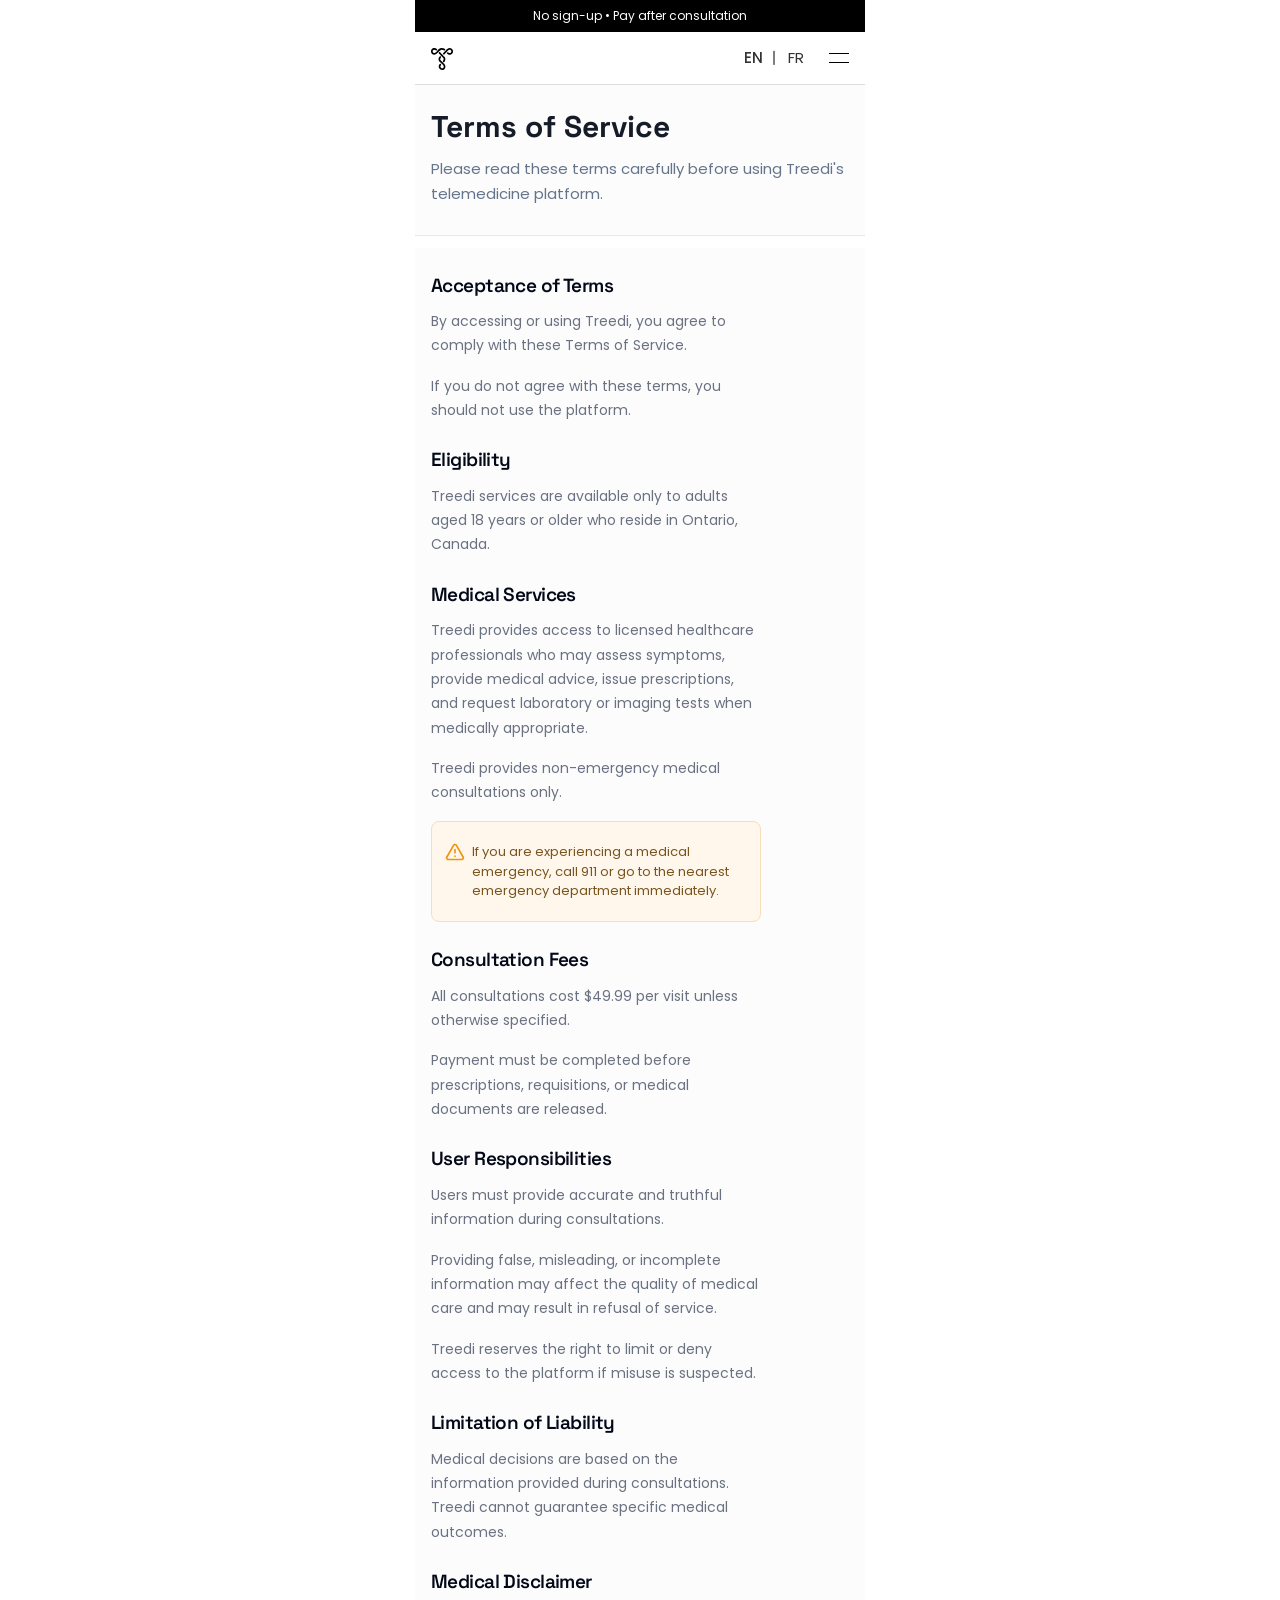
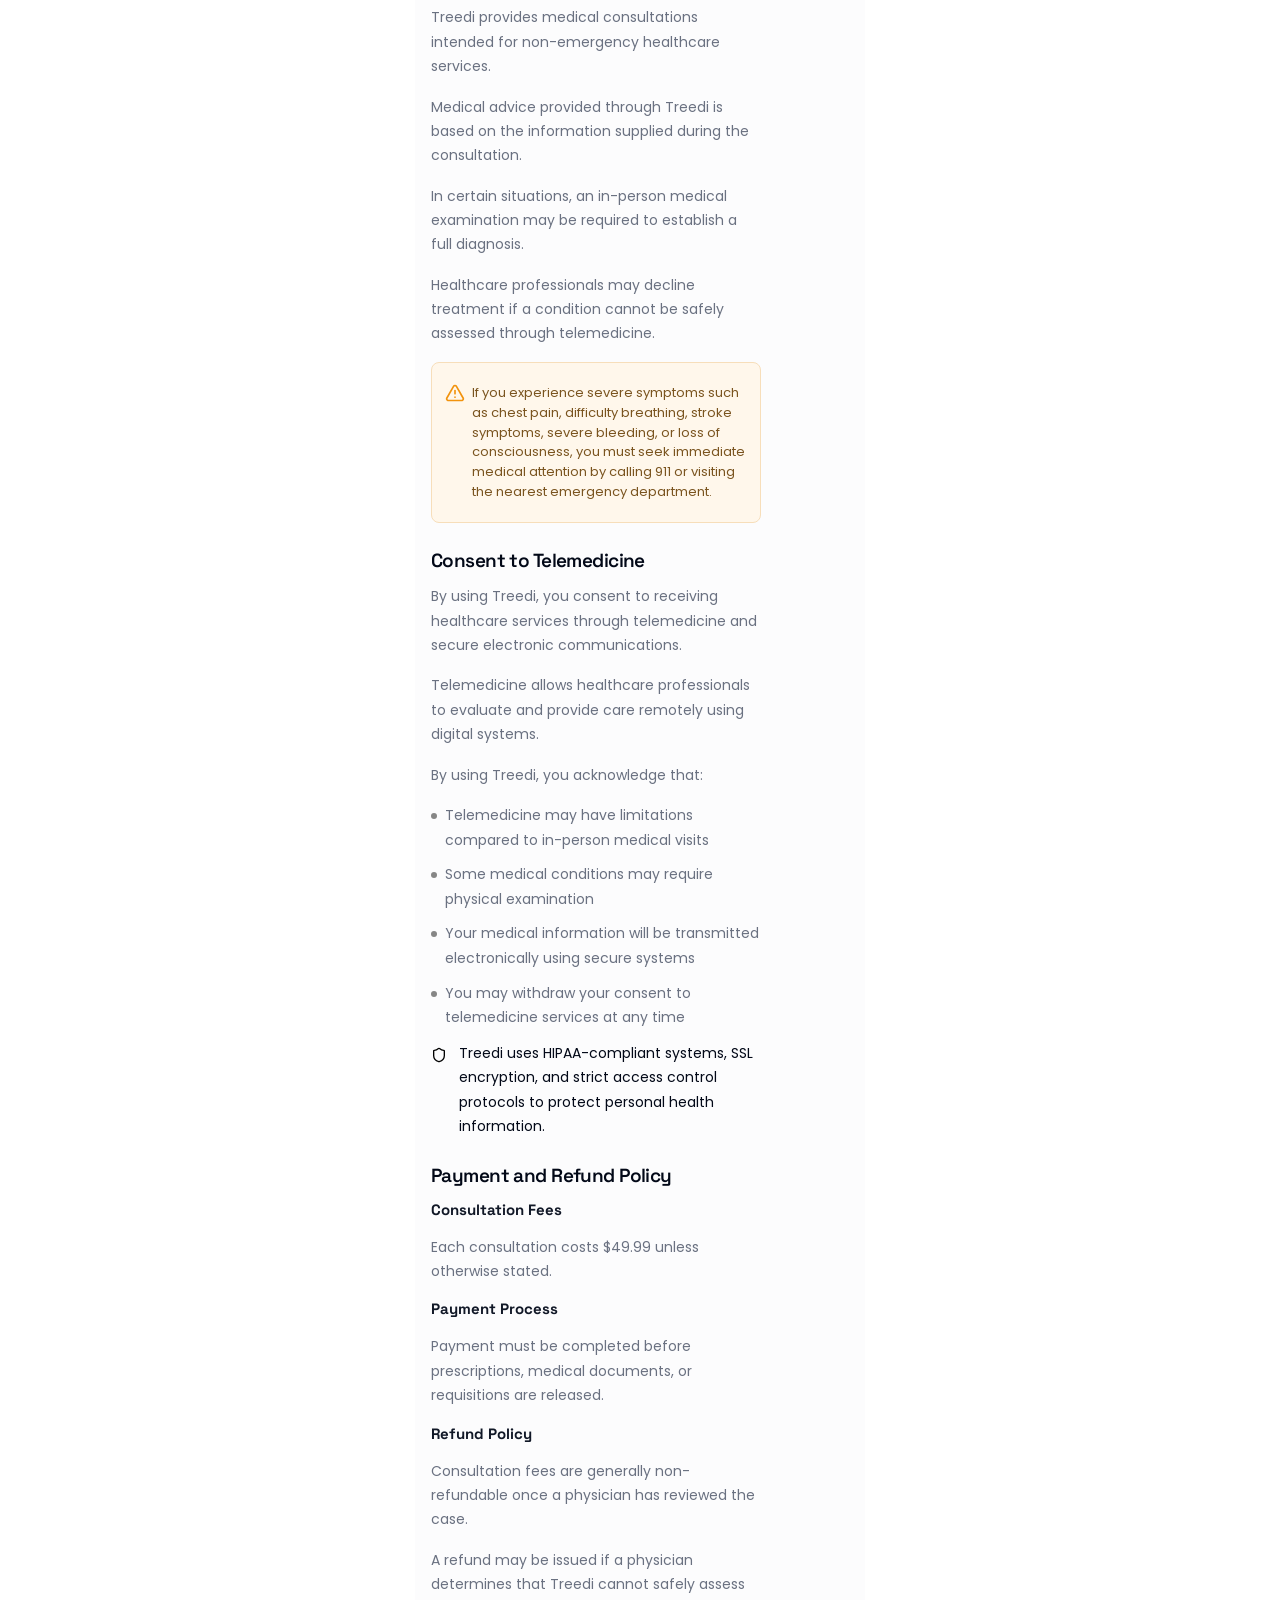
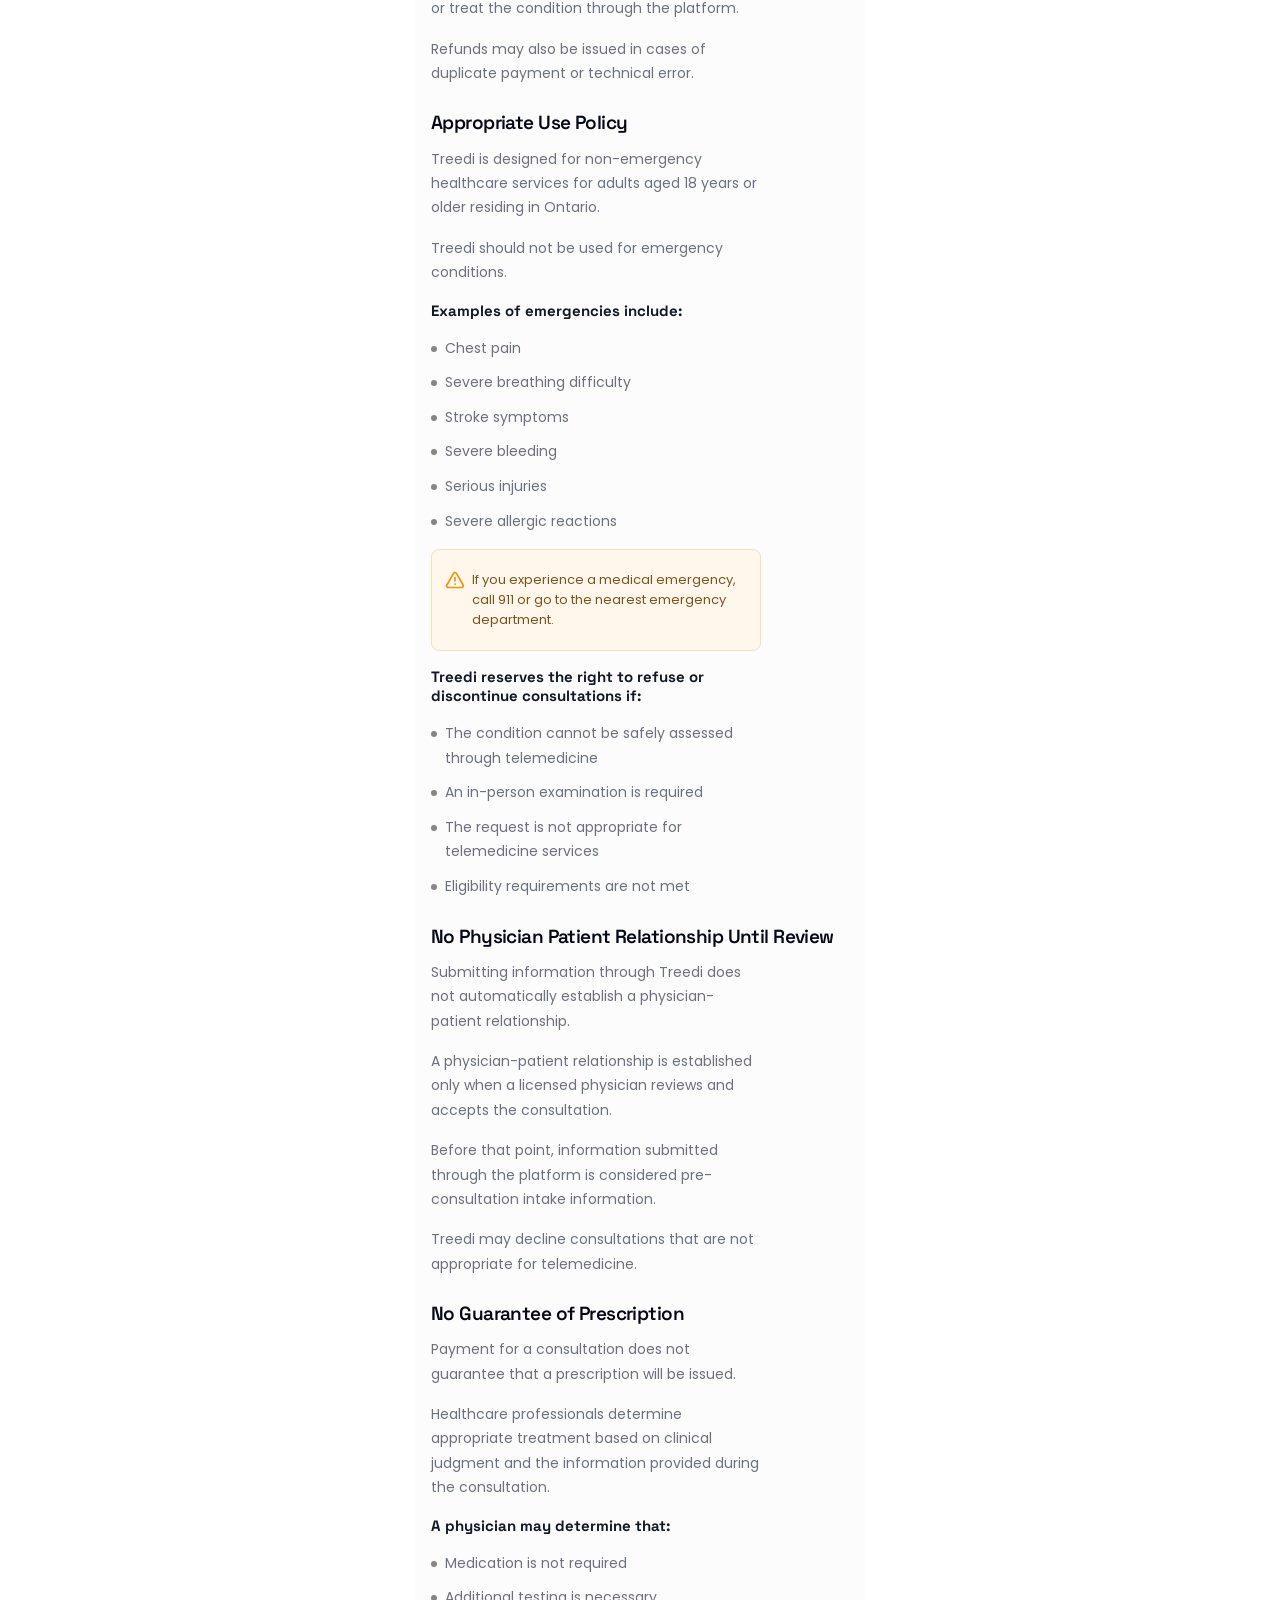
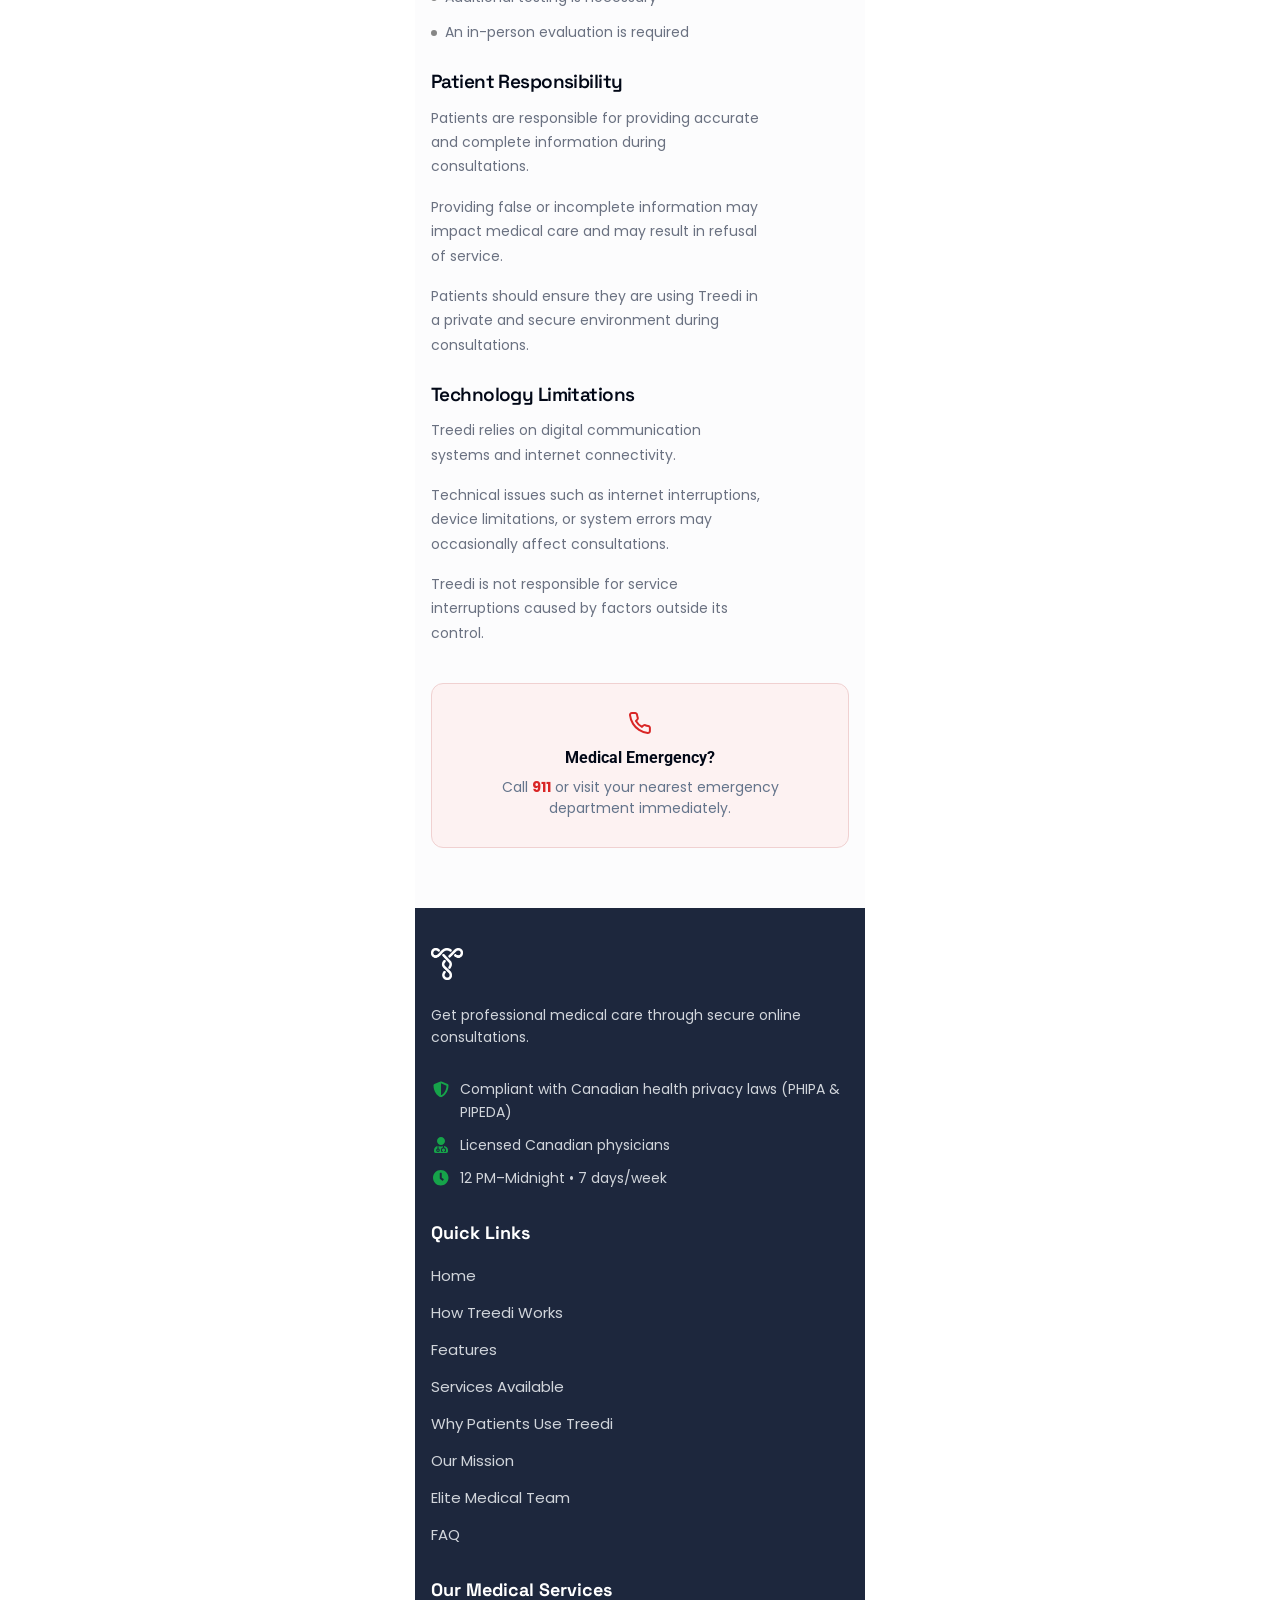
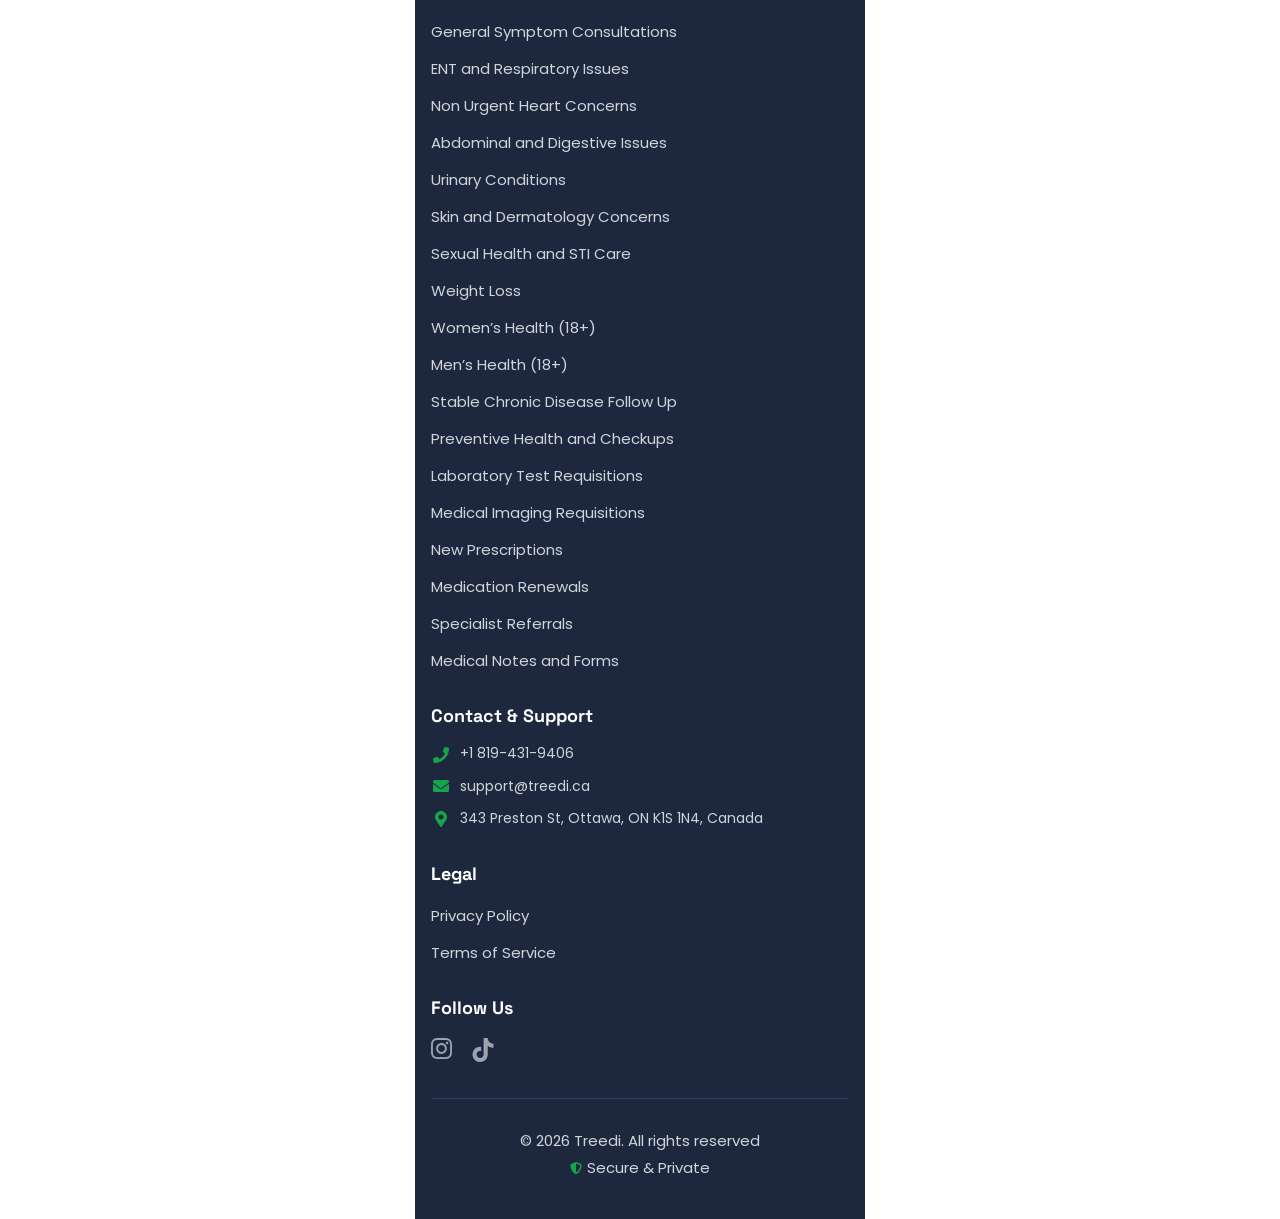
<file: treedi-term-for-service.html>
<!DOCTYPE html>
<html lang="en-US">
	<head>
		<!-- Meta setup -->
		<meta charset="UTF-8">
		<meta http-equiv="X-UA-Compatible" content="IE=edge">
		<meta name="viewport" content="width=device-width, initial-scale=1, maximum-scale=1, minimum-scale=1, user-scalable=no">
		<meta name="keywords" content="">
		<meta name="decription" content="">
		<!-- Title -->
		<title>Terms of Service</title>
		<!-- Fav Icon -->
		<link rel="icon" href="images/favicon.png">
		<!-- link font awesome -->
		<link rel="stylesheet" href="css/font-awesome.css">
		<!-- Main StyleSheet -->
		<link rel="stylesheet" href="style.css">	
		<!-- Responsive CSS -->
		<link rel="stylesheet" href="css/responsive.css">
	</head>
	<body>

		<main class="wrapper">

			<!-- header-area -->	
			<header class="header-area">
				<div class="nav-area">
					<div class="hightlight-text">
						<p>No sign-up • Pay after consultation</p>
					</div>
					<div class="container">
						<div class="nav-inner">
							<div class="logo">
								<a href="index.html"><img src="images/logo-black.svg" alt=""></a>
							</div>
							<div class="menu-right-comp">
								<div class="lang-toggler">
									<span class="on">EN</span>
									<span class="off">FR</span>
                                </div>

								<div class="humberger-menu menu-toggle" id="menuBtn">
									<span class="line01"></span>
									<span class="line02"></span>
								</div>
							</div>
						</div>			
					</div>
				</div>

				<!-- Overlay -->
				<div class="sidebar-overlay" id="overlay"></div>

				<!-- Sidebar -->
				<div class="sidebar" id="sidebar">
					<ul class="sidebar-menu">
						<li><a href="index.html#home">Home</a></li>
						<li><a href="index.html#howItWorks">How Treedi Works</a></li>
						<li><a href="index.html#features">Features</a></li>
						<li><a href="index.html#servicesAvailable">Services Available </a></li>
						<li><a href="index.html#whyTreedi">Why Patients Use Treedi</a></li>
						<li><a href="index.html#ourMission">Our mission</a></li>
						<li><a href="index.html#eliteMedicalTeam">Elite Medical Team</a></li>
						<li><a href="index.html#faq">FAQ</a></li>
						<li><a href="index.html#contact">Contact</a></li>
					</ul>
				</div>
	
			</header>	
			<!-- header-area -->

			<!-- Terms Hero -->
			<section class="terms-hero">
				<div class="container">
					<div class="policy-hero-back">
						<a href="index.html">Back</a>
					</div>
				
					<div class="terms-hero-content">
						<h2>Terms of Service</h2>
						<p>Please read these terms carefully before using Treedi's telemedicine platform.</p>
					</div>
				</div>
			</section>
			<!-- Terms Hero -->

			<!-- Terms Service -->
			<section class="terms-service">
				<div class="container">
					<div class="policy-items terms-items">
						<div class="policy-items-left">
							<i class="fa-solid fa-circle-check"></i>
						</div>
						<div class="policy-items-right">
							<h2>Acceptance of Terms</h2>
							<div class="policy-items-right-items">
								<p>By accessing or using Treedi, you agree to comply with these Terms of Service.</p>
								<p>If you do not agree with these terms, you should not use the platform.</p>
							</div>
						</div>
					</div>
					<div class="policy-items terms-items">
						<div class="policy-items-left">
							<i class="fa-solid fa-user-check"></i>
						</div>
						<div class="policy-items-right">
							<h2>Eligibility</h2>
							<div class="policy-items-right-items">
								<p>Treedi services are available only to adults aged 18 years or older who reside in Ontario, Canada.</p>
							</div>
						</div>
					</div>
					<div class="policy-items terms-items">
						<div class="policy-items-left">
							<i class="fa-solid fa-user-doctor"></i>
						</div>
						<div class="policy-items-right">
							<h2>Medical Services</h2>
							<div class="policy-items-right-items">
								<p>Treedi provides access to licensed healthcare professionals who may assess symptoms, provide medical advice, issue prescriptions, and request laboratory or imaging tests when medically appropriate.</p>
								<p>Treedi provides non-emergency medical consultations only.</p>
								<div class="terms-items-warning">
									<div>
										<svg width="20" height="20" viewBox="0 0 20 20" fill="none" xmlns="http://www.w3.org/2000/svg"><path d="M18.1083 15L11.4416 3.33332C11.2962 3.07682 11.0854 2.86347 10.8307 2.71504C10.576 2.56661 10.2864 2.4884 9.99161 2.4884C9.69678 2.4884 9.40724 2.56661 9.1525 2.71504C8.89777 2.86347 8.68697 3.07682 8.54161 3.33332L1.87494 15C1.72801 15.2544 1.65096 15.5432 1.65162 15.8371C1.65227 16.1309 1.73059 16.4194 1.87865 16.6732C2.0267 16.927 2.23923 17.1371 2.49469 17.2823C2.75014 17.4275 3.03945 17.5026 3.33327 17.5H16.6666C16.959 17.4997 17.2462 17.4225 17.4993 17.2761C17.7525 17.1297 17.9626 16.9192 18.1087 16.6659C18.2548 16.4126 18.3316 16.1253 18.3316 15.8329C18.3315 15.5405 18.2545 15.2532 18.1083 15Z" stroke="#F2930D" stroke-width="1.66667" stroke-linecap="round" stroke-linejoin="round" /><path d="M10 7.5V10.8333" stroke="#F2930D" stroke-width="1.66667" stroke-linecap="round" stroke-linejoin="round" /><path d="M10 14.1667H10.0083" stroke="#F2930D" stroke-width="1.66667" stroke-linecap="round" stroke-linejoin="round" /></svg>
									</div>
									<div>
										<p>If you are experiencing a medical emergency, call 911 or go to the nearest emergency department immediately.</p>
									</div>
								</div>
							</div>
						</div>
					</div>
					<div class="policy-items terms-items">
						<div class="policy-items-left">
							<i class="fa-solid fa-money-bill-wave"></i>
						</div>
						<div class="policy-items-right">
							<h2>Consultation Fees</h2>
							<div class="policy-items-right-items">
								<p>All consultations cost $49.99 per visit unless otherwise specified.</p>
								<p>Payment must be completed before prescriptions, requisitions, or medical documents are released.</p>
							</div>
						</div>
					</div>
					<div class="policy-items terms-items">
						<div class="policy-items-left">
							<i class="fa-solid fa-user-gear"></i>
						</div>
						<div class="policy-items-right">
							<h2>User Responsibilities</h2>
							<div class="policy-items-right-items">
								<p>Users must provide accurate and truthful information during consultations.</p>
								<p>Providing false, misleading, or incomplete information may affect the quality of medical care and may result in refusal of service.</p>
								<p>Treedi reserves the right to limit or deny access to the platform if misuse is suspected.</p>
							</div>
						</div>
					</div>
					<div class="policy-items terms-items">
						<div class="policy-items-left">
							<i class="fa-solid fa-scale-balanced"></i>
						</div>
						<div class="policy-items-right">
							<h2>Limitation of Liability</h2>
							<div class="policy-items-right-items">
								<p>Medical decisions are based on the information provided during consultations. Treedi cannot guarantee specific medical outcomes.</p>
							</div>
						</div>
					</div>
					<div class="policy-items terms-items">
						<div class="policy-items-left">
							<i class="fa-solid fa-triangle-exclamation"></i>
						</div>
						<div class="policy-items-right">
							<h2>Medical Disclaimer</h2>
							<div class="policy-items-right-items">
								<p>Treedi provides medical consultations intended for non-emergency healthcare services.</p>
								<p>Medical advice provided through Treedi is based on the information supplied during the consultation.</p>
								<p>In certain situations, an in-person medical examination may be required to establish a full diagnosis.</p>
								<p>Healthcare professionals may decline treatment if a condition cannot be safely assessed through telemedicine.</p>
								<div class="terms-items-warning">
									<div>
										<svg width="20" height="20" viewBox="0 0 20 20" fill="none" xmlns="http://www.w3.org/2000/svg"><path d="M18.1083 15L11.4416 3.33332C11.2962 3.07682 11.0854 2.86347 10.8307 2.71504C10.576 2.56661 10.2864 2.4884 9.99161 2.4884C9.69678 2.4884 9.40724 2.56661 9.1525 2.71504C8.89777 2.86347 8.68697 3.07682 8.54161 3.33332L1.87494 15C1.72801 15.2544 1.65096 15.5432 1.65162 15.8371C1.65227 16.1309 1.73059 16.4194 1.87865 16.6732C2.0267 16.927 2.23923 17.1371 2.49469 17.2823C2.75014 17.4275 3.03945 17.5026 3.33327 17.5H16.6666C16.959 17.4997 17.2462 17.4225 17.4993 17.2761C17.7525 17.1297 17.9626 16.9192 18.1087 16.6659C18.2548 16.4126 18.3316 16.1253 18.3316 15.8329C18.3315 15.5405 18.2545 15.2532 18.1083 15Z" stroke="#F2930D" stroke-width="1.66667" stroke-linecap="round" stroke-linejoin="round" /><path d="M10 7.5V10.8333" stroke="#F2930D" stroke-width="1.66667" stroke-linecap="round" stroke-linejoin="round" /><path d="M10 14.1667H10.0083" stroke="#F2930D" stroke-width="1.66667" stroke-linecap="round" stroke-linejoin="round" /></svg>
									</div>
									<div>
										<p>If you experience severe symptoms such as chest pain, difficulty breathing, stroke symptoms, severe bleeding, or loss of consciousness, you must seek immediate medical attention by calling 911 or visiting the nearest emergency department.</p>
									</div>
								</div>
							</div>
						</div>
					</div>
					<div class="policy-items terms-items">
						<div class="policy-items-left">
							<i class="fa-solid fa-handshake"></i>
						</div>
						<div class="policy-items-right">
							<h2>Consent to Telemedicine</h2>
							<div class="policy-items-right-items">
								<p>By using Treedi, you consent to receiving healthcare services through telemedicine and secure electronic communications.</p>
								<p>Telemedicine allows healthcare professionals to evaluate and provide care remotely using digital systems.</p>
								<p>By using Treedi, you acknowledge that:</p>
								<ul>
									<li>Telemedicine may have limitations compared to in-person medical visits</li>
									<li>Some medical conditions may require physical examination</li>
									<li>Your medical information will be transmitted electronically using secure systems</li>
									<li>You may withdraw your consent to telemedicine services at any time</li>
								</ul>
								<div class="terms-items-extra">
									<div>
										<svg width="16" height="16" viewBox="0 0 16 16" fill="none" xmlns="http://www.w3.org/2000/svg"><path d="M13.3333 8.66664C13.3333 12 11 13.6666 8.22663 14.6333C8.0814 14.6825 7.92365 14.6802 7.77996 14.6266C4.99996 13.6666 2.66663 12 2.66663 8.66664V3.99997C2.66663 3.82316 2.73686 3.65359 2.86189 3.52857C2.98691 3.40355 3.15648 3.33331 3.33329 3.33331C4.66663 3.33331 6.33329 2.53331 7.49329 1.51997C7.63453 1.39931 7.8142 1.33301 7.99996 1.33301C8.18572 1.33301 8.36539 1.39931 8.50663 1.51997C9.67329 2.53997 11.3333 3.33331 12.6666 3.33331C12.8434 3.33331 13.013 3.40355 13.138 3.52857C13.2631 3.65359 13.3333 3.82316 13.3333 3.99997V8.66664Z" stroke="#000" stroke-width="1.33333" stroke-linecap="round" stroke-linejoin="round" /></svg>
									</div>
									<div>
										<p>Treedi uses HIPAA-compliant systems, SSL encryption, and strict access control protocols to protect personal health information.</p>
									</div>
								</div>
							</div>
						</div>
					</div>

					<!-- Payment and Refund Policy -->
					<div class="policy-items terms-items">
						<div class="policy-items-left">
							<i class="fa-solid fa-credit-card"></i>
						</div>
						<div class="policy-items-right">
							<h2>Payment and Refund Policy</h2>
							<div class="policy-items-right-items">

								<h4>Consultation Fees</h4>
								<p>Each consultation costs $49.99 unless otherwise stated.</p>

								<h4>Payment Process</h4>
								<p>Payment must be completed before prescriptions, medical documents, or requisitions are released.</p>

								<h4>Refund Policy</h4>
								<p>Consultation fees are generally non-refundable once a physician has reviewed the case.</p>
								<p>A refund may be issued if a physician determines that Treedi cannot safely assess or treat the condition through the platform.</p>
								<p>Refunds may also be issued in cases of duplicate payment or technical error.</p>

							</div>
						</div>
					</div>


					<!-- Appropriate Use Policy -->
					<div class="policy-items terms-items">
						<div class="policy-items-left">
							<i class="fa-solid fa-user-shield"></i>
						</div>
						<div class="policy-items-right">
							<h2>Appropriate Use Policy</h2>
							<div class="policy-items-right-items">

								<p>Treedi is designed for non-emergency healthcare services for adults aged 18 years or older residing in Ontario.</p>
								<p>Treedi should not be used for emergency conditions.</p>

								<h4>Examples of emergencies include:</h4>
								<ul>
									<li>Chest pain</li>
									<li>Severe breathing difficulty</li>
									<li>Stroke symptoms</li>
									<li>Severe bleeding</li>
									<li>Serious injuries</li>
									<li>Severe allergic reactions</li>
								</ul>

								<div class="terms-items-warning">
									<div>
										<svg width="20" height="20" viewBox="0 0 20 20" fill="none">
											<path d="M18.1083 15L11.4416 3.33332C11.2962 3.07682 11.0854 2.86347 10.8307 2.71504C10.576 2.56661 10.2864 2.4884 9.99161 2.4884C9.69678 2.4884 9.40724 2.56661 9.1525 2.71504C8.89777 2.86347 8.68697 3.07682 8.54161 3.33332L1.87494 15C1.72801 15.2544 1.65096 15.5432 1.65162 15.8371C1.65227 16.1309 1.73059 16.4194 1.87865 16.6732C2.0267 16.927 2.23923 17.1371 2.49469 17.2823C2.75014 17.4275 3.03945 17.5026 3.33327 17.5H16.6666C16.959 17.4997 17.2462 17.4225 17.4993 17.2761C17.7525 17.1297 17.9626 16.9192 18.1087 16.6659C18.2548 16.4126 18.3316 16.1253 18.3316 15.8329C18.3315 15.5405 18.2545 15.2532 18.1083 15Z" stroke="#F2930D" stroke-width="1.66667" stroke-linecap="round" stroke-linejoin="round"/>
											<path d="M10 7.5V10.8333" stroke="#F2930D" stroke-width="1.66667" stroke-linecap="round" stroke-linejoin="round"/>
											<path d="M10 14.1667H10.0083" stroke="#F2930D" stroke-width="1.66667" stroke-linecap="round" stroke-linejoin="round"/>
										</svg>
									</div>
									<div>
										<p>If you experience a medical emergency, call 911 or go to the nearest emergency department.</p>
									</div>
								</div>

								<h4>Treedi reserves the right to refuse or discontinue consultations if:</h4>
								<ul>
									<li>The condition cannot be safely assessed through telemedicine</li>
									<li>An in-person examination is required</li>
									<li>The request is not appropriate for telemedicine services</li>
									<li>Eligibility requirements are not met</li>
								</ul>

							</div>
						</div>
					</div>


					<!-- No Physician Patient Relationship Until Review -->
					<div class="policy-items terms-items">
						<div class="policy-items-left">
							<i class="fa-solid fa-user-doctor"></i>
						</div>
						<div class="policy-items-right">
							<h2>No Physician Patient Relationship Until Review</h2>
							<div class="policy-items-right-items">

								<p>Submitting information through Treedi does not automatically establish a physician-patient relationship.</p>
								<p>A physician-patient relationship is established only when a licensed physician reviews and accepts the consultation.</p>
								<p>Before that point, information submitted through the platform is considered pre-consultation intake information.</p>
								<p>Treedi may decline consultations that are not appropriate for telemedicine.</p>

							</div>
						</div>
					</div>


					<!-- No Guarantee of Prescription -->
					<div class="policy-items terms-items">
						<div class="policy-items-left">
							<i class="fa-solid fa-pills"></i>
						</div>
						<div class="policy-items-right">
							<h2>No Guarantee of Prescription</h2>
							<div class="policy-items-right-items">

								<p>Payment for a consultation does not guarantee that a prescription will be issued.</p>
								<p>Healthcare professionals determine appropriate treatment based on clinical judgment and the information provided during the consultation.</p>

								<h4>A physician may determine that:</h4>
								<ul>
									<li>Medication is not required</li>
									<li>Additional testing is necessary</li>
									<li>An in-person evaluation is required</li>
								</ul>

							</div>
						</div>
					</div>


					<!-- Patient Responsibility -->
					<div class="policy-items terms-items" id="learn-more">
						<div class="policy-items-left">
							<i class="fa-solid fa-user-check"></i>
						</div>
						<div class="policy-items-right">
							<h2>Patient Responsibility</h2>
							<div class="policy-items-right-items">

								<p>Patients are responsible for providing accurate and complete information during consultations.</p>
								<p>Providing false or incomplete information may impact medical care and may result in refusal of service.</p>
								<p>Patients should ensure they are using Treedi in a private and secure environment during consultations.</p>

							</div>
						</div>
					</div>


					<!-- Technology Limitations -->
					<div class="policy-items terms-items">
						<div class="policy-items-left">
							<i class="fa-solid fa-wifi"></i>
						</div>
						<div class="policy-items-right">
							<h2>Technology Limitations</h2>
							<div class="policy-items-right-items">

								<p>Treedi relies on digital communication systems and internet connectivity.</p>
								<p>Technical issues such as internet interruptions, device limitations, or system errors may occasionally affect consultations.</p>
								<p>Treedi is not responsible for service interruptions caused by factors outside its control.</p>

							</div>
						</div>
					</div>


					<div class="terms-items-emergency">
						<svg width="22" height="22" viewBox="0 0 22 22" fill="none" xmlns="http://www.w3.org/2000/svg"><path d="M20.8881 15.9201V18.9201C20.8892 19.1986 20.8322 19.4743 20.7206 19.7294C20.6091 19.9846 20.4454 20.2137 20.2402 20.402C20.035 20.5902 19.7927 20.7336 19.5289 20.8228C19.265 20.912 18.9855 20.9452 18.7081 20.9201C15.631 20.5857 12.6751 19.5342 10.0781 17.8501C7.66194 16.3148 5.61345 14.2663 4.07812 11.8501C2.38809 9.2413 1.33636 6.27109 1.00812 3.1801C0.983127 2.90356 1.01599 2.62486 1.10462 2.36172C1.19324 2.09859 1.33569 1.85679 1.52288 1.65172C1.71008 1.44665 1.93792 1.28281 2.19191 1.17062C2.44589 1.05843 2.72046 1.00036 2.99812 1.0001H5.99812C6.48342 0.995321 6.95391 1.16718 7.32188 1.48363C7.68985 1.80008 7.93019 2.23954 7.99812 2.7201C8.12474 3.68016 8.35957 4.62282 8.69812 5.5301C8.83266 5.88802 8.86178 6.27701 8.78202 6.65098C8.70227 7.02494 8.51698 7.36821 8.24812 7.6401L6.97812 8.9101C8.40167 11.4136 10.4746 13.4865 12.9781 14.9101L14.2481 13.6401C14.52 13.3712 14.8633 13.1859 15.2372 13.1062C15.6112 13.0264 16.0002 13.0556 16.3581 13.1901C17.2654 13.5286 18.2081 13.7635 19.1681 13.8901C19.6539 13.9586 20.0975 14.2033 20.4146 14.5776C20.7318 14.9519 20.9003 15.4297 20.8881 15.9201Z" stroke="#D92626" stroke-width="2" stroke-linecap="round" stroke-linejoin="round" /></svg>
						<h4>Medical Emergency?</h4>
						<p>Call <strong>911</strong> or visit your nearest emergency department immediately.</p>
					</div>

					
				</div>
			</section>
			<!-- Terms- Service -->

			<!-- footer area -->
			<footer class="footer-area py-40">
				<div class="container">
					<div class="footer-inner">
						<div class="footer-top-col01">
							<div class="footer-logo">
								<a href="index.html">
									<img src="images/logo-white.png" alt="">
								</a>
							</div>
							<div class="footer-top-lists">
								<p>Get professional medical care through secure online
								consultations.</p>
								<ul>
									<li>
										<svg width="15" height="16" viewBox="0 0 15 16" fill="none" xmlns="http://www.w3.org/2000/svg">
										<path d="M14.0781 2.61485L8.07812 0.114846C7.89536 0.0390267 7.69943 0 7.50156 0C7.30369 0 7.10777 0.0390267 6.925 0.114846L0.925 2.61485C0.365625 2.8461 0 3.39297 0 3.99922C0 10.2023 3.57812 14.4898 6.92188 15.8836C7.29063 16.0367 7.70625 16.0367 8.075 15.8836C10.7531 14.768 15 10.9148 15 3.99922C15 3.39297 14.6344 2.8461 14.0781 2.61485ZM7.50313 13.9461L7.5 2.03985L12.9969 4.33047C12.8938 9.06172 10.4312 12.4898 7.50313 13.9461Z" fill="#16A34A"/>
										</svg>
										<span>Compliant with Canadian health privacy laws (PHIPA & PIPEDA)</span>
									</li>
									<li>
										<svg width="16" height="16" viewBox="0 0 16 16" fill="none" xmlns="http://www.w3.org/2000/svg">
										<g clip-path="url(#clip0_1_305)">
										<path d="M8 8C10.2094 8 12 6.20937 12 4C12 1.79063 10.2094 0 8 0C5.79063 0 4 1.79063 4 4C4 6.20937 5.79063 8 8 8ZM4.25 13.25C4.25 13.6656 4.58437 14 5 14C5.41563 14 5.75 13.6656 5.75 13.25C5.75 12.8344 5.41563 12.5 5 12.5C4.58437 12.5 4.25 12.8344 4.25 13.25ZM11 9.01875V10.55C12.1406 10.7812 13 11.7937 13 13V14.3031C13 14.5406 12.8313 14.7469 12.5969 14.7937L11.5906 14.9937C11.4563 15.0219 11.325 14.9344 11.2969 14.7969L11.2 14.3062C11.1719 14.1719 11.2594 14.0375 11.3969 14.0125L12 13.8906V13C12 11.0375 9 10.9656 9 13.0594V13.8938L9.60312 14.0156C9.7375 14.0437 9.825 14.175 9.8 14.3094L9.70312 14.8C9.675 14.9344 9.54375 15.0219 9.40938 14.9969L8.43437 14.8656C8.1875 14.8313 8.00313 14.6219 8.00313 14.3687V13C8.00313 11.7937 8.8625 10.7844 10.0031 10.55V9.1375C9.93437 9.15938 9.86563 9.17188 9.79688 9.19687C9.23438 9.39375 8.63125 9.50313 8.00313 9.50313C7.375 9.50313 6.77187 9.39375 6.20937 9.19687C5.97813 9.11562 5.74375 9.06563 5.50313 9.03438V11.5844C6.225 11.8 6.75313 12.4625 6.75313 13.2531C6.75313 14.2188 5.96875 15.0031 5.00313 15.0031C4.0375 15.0031 3.25312 14.2188 3.25312 13.2531C3.25312 12.4625 3.78125 11.8 4.50312 11.5844V9.07187C2.51562 9.40625 1 11.1187 1 13.2V14.6C1 15.3719 1.62812 16 2.4 16H13.6C14.3719 16 15 15.3719 15 14.6V13.2C15 10.95 13.225 9.12813 11 9.01875Z" fill="#16A34A"/>
										</g>
										<defs>
										<clipPath id="clip0_1_305">
										<rect width="16" height="16" fill="white"/>
										</clipPath>
										</defs>
										</svg>
										<span>Licensed Canadian physicians</span>
									</li>
									<li>
										<svg width="16" height="16" viewBox="0 0 16 16" fill="none" xmlns="http://www.w3.org/2000/svg">
										<path d="M7.75 0C3.46875 0 0 3.46875 0 7.75C0 12.0312 3.46875 15.5 7.75 15.5C12.0312 15.5 15.5 12.0312 15.5 7.75C15.5 3.46875 12.0312 0 7.75 0ZM10.6403 9.78125L10.0153 10.5625C9.9743 10.6138 9.92358 10.6565 9.86606 10.6882C9.80855 10.7198 9.74535 10.7399 9.68009 10.7471C9.61483 10.7544 9.54877 10.7487 9.4857 10.7304C9.42263 10.7122 9.36378 10.6816 9.3125 10.6406L7.21875 9.08687C7.07246 8.96975 6.95437 8.82122 6.87323 8.65229C6.79209 8.48336 6.74998 8.29834 6.75 8.11094V3.25C6.75 3.11739 6.80268 2.99021 6.89645 2.89645C6.99021 2.80268 7.11739 2.75 7.25 2.75H8.25C8.38261 2.75 8.50979 2.80268 8.60355 2.89645C8.69732 2.99021 8.75 3.11739 8.75 3.25V7.75L10.5625 9.07812C10.6138 9.11917 10.6565 9.16992 10.6882 9.22747C10.7199 9.28503 10.7399 9.34826 10.7471 9.41356C10.7543 9.47886 10.7486 9.54494 10.7303 9.60804C10.712 9.67113 10.6814 9.72998 10.6403 9.78125Z" fill="#16A34A"/>
										</svg>
										<span>12 PM–Midnight • 7 days/week</span>
									</li>
								</ul>
							</div>
						</div>
						<div class="footer-col2st">
							<h3>Quick Links</h3>
							<ul>
								<li><a href="index.html#home">Home</a></li>
								<li><a href="index.html#howItWorks">How Treedi Works</a></li>
								<li><a href="index.html#features">Features</a></li>
								<li><a href="index.html#servicesAvailable">Services Available </a></li>
								<li><a href="index.html#whyTreedi">Why Patients Use Treedi</a></li>
								<li><a href="index.html#ourMission">Our Mission</a></li>
								<li><a href="index.html#eliteMedicalTeam">Elite Medical Team</a></li>
								<li><a href="index.html#faq">FAQ</a></li>
							</ul>
						</div>
						<div class="footer-col2st">
							<h3>Our Medical Services</h3>
							<ul>
								<li><a href="index.html#service-01">General Symptom Consultations</a></li>
								<li><a href="index.html#service-02">ENT and Respiratory Issues</a></li>
								<li><a href="index.html#service-03">Non Urgent Heart Concerns</a></li>
								<li><a href="index.html#service-04">Abdominal and Digestive Issues</a></li>
								<li><a href="index.html#service-05">Urinary Conditions</a></li>
								<li><a href="index.html#service-06">Skin and Dermatology Concerns</a></li>
								<li><a href="index.html#service-07">Sexual Health and STI Care</a></li>
								<li><a href="index.html#service-08">Weight Loss</a></li>
								<li><a href="index.html#service-09">Women’s Health (18+)</a></li>
								<li><a href="index.html#service-10">Men’s Health (18+)</a></li>
								<li><a href="index.html#service-11">Stable Chronic Disease Follow Up</a></li>
								<li><a href="index.html#service-12">Preventive Health and Checkups</a></li>
								<li><a href="index.html#service-13">Laboratory Test Requisitions</a></li>
								<li><a href="index.html#service-14">Medical Imaging Requisitions</a></li>
								<li><a href="index.html#service-15">New Prescriptions</a></li>
								<li><a href="index.html#service-16">Medication Renewals</a></li>
								<li><a href="index.html#service-17">Specialist Referrals</a></li>
								<li><a href="index.html#service-18">Medical Notes and Forms</a></li>
							</ul>
						</div>
						<div class="footer-top-col01" id="contact">
							<div class="footer-col2st">
								<h3>Contact & Support</h3>
							</div>
							<ul class="pt-0">
								<li>
									<svg width="16" height="16" viewBox="0 0 16 16" fill="none" xmlns="http://www.w3.org/2000/svg">
									<g clip-path="url(#clip0_1_334)">
									<path d="M15.4187 0.769088L12.1687 0.0190879C11.8156 -0.0621621 11.4531 0.122213 11.3094 0.453463L9.80937 3.95346C9.67812 4.25971 9.76562 4.61909 10.025 4.82846L11.9187 6.37846C10.7937 8.77534 8.82812 10.7691 6.38125 11.916L4.83125 10.0222C4.61875 9.76284 4.2625 9.67534 3.95625 9.80659L0.456249 11.3066C0.121874 11.4535 -0.0625007 11.816 0.0187493 12.1691L0.768749 15.4191C0.846874 15.7566 1.14687 16.0003 1.5 16.0003C9.50312 16.0003 16 9.51596 16 1.50034C16 1.15034 15.7594 0.847213 15.4187 0.769088Z" fill="#16A34A"/>
									</g>
									<defs>
									<clipPath id="clip0_1_334">
									<rect width="16" height="16" fill="16A34A"/>
									</clipPath>
									</defs>
									</svg>
									<div class="info">
										<span><a href="tel:18194319406">+1 819-431-9406</a></span>
									</div>
								</li>
								<li>
									<svg width="16" height="12" viewBox="0 0 16 12" fill="none" xmlns="http://www.w3.org/2000/svg">
									<path d="M15.6969 3.9625C15.8187 3.86563 16 3.95625 16 4.10938V10.5C16 11.3281 15.3281 12 14.5 12H1.5C0.671875 12 0 11.3281 0 10.5V4.1125C0 3.95625 0.178125 3.86875 0.303125 3.96562C1.00312 4.50937 1.93125 5.2 5.11875 7.51562C5.77813 7.99687 6.89062 9.00938 8 9.00313C9.11563 9.0125 10.25 7.97813 10.8844 7.51562C14.0719 5.2 14.9969 4.50625 15.6969 3.9625ZM8 8C8.725 8.0125 9.76875 7.0875 10.2937 6.70625C14.4406 3.69688 14.7562 3.43437 15.7125 2.68437C15.8937 2.54375 16 2.325 16 2.09375V1.5C16 0.671875 15.3281 0 14.5 0H1.5C0.671875 0 0 0.671875 0 1.5V2.09375C0 2.325 0.10625 2.54062 0.2875 2.68437C1.24375 3.43125 1.55938 3.69688 5.70625 6.70625C6.23125 7.0875 7.275 8.0125 8 8Z" fill="#16A34A"/>
									</svg>
									<span><a href="mailto:support@treedi.ca">support@treedi.ca</a></span>
								</li>
								<li>
									<svg width="12" height="16" viewBox="0 0 12 16" fill="none" xmlns="http://www.w3.org/2000/svg">
									<path d="M5.38338 15.6772C0.842813 9.09472 0 8.41916 0 6C0 2.68628 2.68628 0 6 0C9.31372 0 12 2.68628 12 6C12 8.41916 11.1572 9.09472 6.61662 15.6772C6.31866 16.1076 5.68131 16.1076 5.38338 15.6772ZM6 8.5C7.38072 8.5 8.5 7.38072 8.5 6C8.5 4.61928 7.38072 3.5 6 3.5C4.61928 3.5 3.5 4.61928 3.5 6C3.5 7.38072 4.61928 8.5 6 8.5Z" fill="#16A34A"/>
									</svg>
									<span>343 Preston St, Ottawa, ON K1S 1N4, Canada</span>
								</li>
							</ul>
						</div>

						<div class="footer-col2st">
							<h3>Legal</h3>
							<ul>
								<li><a href="treedi-privacy-policy.html">Privacy Policy</a></li>
								<li><a href="treedi-term-for-service.html">Terms of Service</a></li>
							</ul>
						</div>

						<div class="footer-col2st footer-sociala">
							<h3>Follow Us</h3>
							<ul>
								<li><a href="https://www.instagram.com/treediapp" target="_blank">
									<svg width="22" height="21" viewBox="0 0 22 21" fill="none" xmlns="http://www.w3.org/2000/svg">
									<path d="M10.5082 5.11758C7.52695 5.11758 5.12227 7.52227 5.12227 10.5035C5.12227 13.4848 7.52695 15.8895 10.5082 15.8895C13.4895 15.8895 15.8941 13.4848 15.8941 10.5035C15.8941 7.52227 13.4895 5.11758 10.5082 5.11758ZM10.5082 14.0051C8.58164 14.0051 7.00664 12.4348 7.00664 10.5035C7.00664 8.57227 8.57695 7.00195 10.5082 7.00195C12.4395 7.00195 14.0098 8.57227 14.0098 10.5035C14.0098 12.4348 12.4348 14.0051 10.5082 14.0051ZM17.3707 4.89727C17.3707 5.5957 16.8082 6.15352 16.1145 6.15352C15.416 6.15352 14.8582 5.59102 14.8582 4.89727C14.8582 4.20352 15.4207 3.64102 16.1145 3.64102C16.8082 3.64102 17.3707 4.20352 17.3707 4.89727ZM20.9379 6.17227C20.8582 4.48945 20.4738 2.99883 19.241 1.7707C18.0129 0.542578 16.5223 0.158203 14.8395 0.0738281C13.1051 -0.0246094 7.90664 -0.0246094 6.17227 0.0738281C4.49414 0.153516 3.00352 0.537891 1.7707 1.76602C0.537891 2.99414 0.158203 4.48477 0.0738281 6.16758C-0.0246094 7.90195 -0.0246094 13.1004 0.0738281 14.8348C0.153516 16.5176 0.537891 18.0082 1.7707 19.2363C3.00352 20.4645 4.48945 20.8488 6.17227 20.9332C7.90664 21.0316 13.1051 21.0316 14.8395 20.9332C16.5223 20.8535 18.0129 20.4691 19.241 19.2363C20.4691 18.0082 20.8535 16.5176 20.9379 14.8348C21.0363 13.1004 21.0363 7.90664 20.9379 6.17227ZM18.6973 16.6957C18.3316 17.6145 17.6238 18.3223 16.7004 18.6926C15.3176 19.241 12.0363 19.1145 10.5082 19.1145C8.98008 19.1145 5.69414 19.2363 4.31602 18.6926C3.39727 18.327 2.68945 17.6191 2.31914 16.6957C1.7707 15.3129 1.89727 12.0316 1.89727 10.5035C1.89727 8.97539 1.77539 5.68945 2.31914 4.31133C2.68477 3.39258 3.39258 2.68477 4.31602 2.31445C5.69883 1.76602 8.98008 1.89258 10.5082 1.89258C12.0363 1.89258 15.3223 1.7707 16.7004 2.31445C17.6191 2.68008 18.327 3.38789 18.6973 4.31133C19.2457 5.69414 19.1191 8.97539 19.1191 10.5035C19.1191 12.0316 19.2457 15.3176 18.6973 16.6957Z" fill="#9CA3AF"/>
									</svg>
								</a></li>
								<li><a href="https://www.tiktok.com/@treediapp" target="_blank">
									<svg width="24" height="24" viewBox="0 0 24 24" fill="none" xmlns="http://www.w3.org/2000/svg">
									<path d="M22.5 9.83953C20.4363 9.84447 18.4232 9.20088 16.7452 7.99969V16.3772C16.7446 17.9288 16.2703 19.4432 15.3858 20.718C14.5013 21.9928 13.2487 22.9672 11.7954 23.5109C10.3422 24.0545 8.75761 24.1416 7.25356 23.7604C5.74952 23.3791 4.3977 22.5478 3.37887 21.3776C2.36005 20.2074 1.72276 18.754 1.55225 17.2118C1.38173 15.6696 1.6861 14.112 2.42467 12.7475C3.16323 11.3829 4.30078 10.2764 5.68521 9.5758C7.06965 8.87521 8.63497 8.61398 10.1719 8.82703V13.0406C9.46858 12.8194 8.71338 12.8261 8.0141 13.0597C7.31482 13.2933 6.70723 13.7418 6.2781 14.3413C5.84897 14.9408 5.62025 15.6606 5.62459 16.3979C5.62894 17.1351 5.86612 17.8521 6.30228 18.4466C6.73844 19.041 7.35127 19.4824 8.05325 19.7077C8.75524 19.933 9.51047 19.9308 10.2111 19.7013C10.9117 19.4718 11.522 19.0268 11.9546 18.4298C12.3872 17.8329 12.6202 17.1145 12.6202 16.3772V0H16.7452C16.7423 0.348347 16.7715 0.696219 16.8323 1.03922C16.9757 1.80491 17.2737 2.53332 17.7082 3.17988C18.1427 3.82643 18.7046 4.37756 19.3594 4.79953C20.291 5.41551 21.3832 5.74383 22.5 5.74359V9.83953Z" fill="#9CA3AF"/>
									</svg>
								</a></li>
							</ul>
						</div>

						<div class="footer-copyright">
							<p>© 2026 Treedi. All rights reserved</p>
							<div class="secure">
								<svg width="12" height="12" viewBox="0 0 12 12" fill="none" xmlns="http://www.w3.org/2000/svg">
								<g clip-path="url(#clip0_1_361)">
								<path d="M10.9336 1.96211L6.43359 0.0871109C6.29652 0.0302466 6.14957 0.000976563 6.00117 0.000976562C5.85277 0.000976563 5.70583 0.0302466 5.56875 0.0871109L1.06875 1.96211C0.649219 2.13555 0.375 2.5457 0.375 3.00039C0.375 7.65274 3.05859 10.8684 5.56641 11.9137C5.84297 12.0285 6.15469 12.0285 6.43125 11.9137C8.43984 11.077 11.625 8.18711 11.625 3.00039C11.625 2.5457 11.3508 2.13555 10.9336 1.96211ZM6.00234 10.4605L6 1.53086L10.1227 3.24883C10.0453 6.79727 8.19844 9.36836 6.00234 10.4605Z" fill="#16A34A"/>
								</g>
								<defs>
								<clipPath id="clip0_1_361">
								<rect width="12" height="12" fill="16A34A"/>
								</clipPath>
								</defs>
								</svg>
								<span>Secure & Private</span>
							</div>
						</div>
						
					</div>
				</div>
			</footer>
			<!-- footer area -->
		</main>
	
	
		<!-- Custom jQuery -->
		<script src="js/scripts.js"></script>
		
	</body>
</html>
</file>
<file: style.css>
@import url('https://fonts.googleapis.com/css2?family=Space+Grotesk:wght@300..700&display=swap');

@import url('https://fonts.googleapis.com/css2?family=Roboto:ital,wght@0,100..900;1,100..900&display=swap');

@import url('https://fonts.googleapis.com/css2?family=Poppins:ital,wght@0,100;0,200;0,300;0,400;0,500;0,600;0,700;0,800;0,900;1,100;1,200;1,300;1,400;1,500;1,600;1,700;1,800;1,900&display=swap');

@import url('https://fonts.googleapis.com/css2?family=Lato:ital,wght@0,100;0,300;0,400;0,700;0,900;1,100;1,300;1,400;1,700;1,900&display=swap');


:root {
    --space-grotesk: "Space Grotesk", sans-serif;
    --roboto: "Roboto", sans-serif;
    --poppins: "Poppins", sans-serif;
    --lato: "Lato", sans-serif;
    --primaryColor: #40BC6D;
    --whiteColor: #fff;
    --blackColor: #000;
}

html {
    scroll-behavior: smooth;
}

body {	
    font-family: var(--poppins);
    font-size: 15px;
    font-weight: 400;    
	color: #333333;	
}

h1,
h2,
h3,
h4,
h5,
h6 {
    margin: 0;
    font-weight: 700;
    color: #111827;
    font-family: var(--space-grotesk);
}

p,
figure,
label {
    margin: 0;
}

img {
    max-width: 100%;
    vertical-align: middle;
}

small {
    font-size: inherit;
}

a {
    display: inline-block;
    text-decoration: none;
    color: inherit;
}

a:hover{
    text-decoration: none;
}

ul {
    list-style-type: none;
    padding: 0; 
    margin: 0;
}

input,
button {
    background-color: transparent;
    border: 1px solid transparent;
    outline: none;
    transition: 0.2s all ease;
    -webkit-transition: 0.2s all ease;
    font-size: 16px;
    cursor: pointer;
}

input[type=number] {
    -moz-appearance: textfield;
    -webkit-appearance: textfield;
    appearance: textfield;
}

select {
    cursor: pointer;
    -webkit-appearance: none;
    -moz-appearance: none;
    appearance: none;
    background-image: url(images/select-input-arrow.png);
    background-repeat: no-repeat;
    background-size: 15px;
    background-position: calc(100% - 15px) 50%;
}

input::-webkit-outer-spin-button,
input::-webkit-inner-spin-button {
    -webkit-appearance: none;
    appearance: none;
    margin: 0;
}

::selection {
    color: var(--whiteColor);
    background: var(--primaryColor);
}

::-webkit-selection {
    color: var(--whiteColor); 
    background: var(--primaryColor);
}

::-moz-selection {
    color: var(--whiteColor); 
    background: var(--primaryColor);
}

.text-primary {
    color: var(--primaryColor) !important;
}

.font-medium {
    font-weight: 500 !important;
}

.font-semibold {
    font-weight: 600 !important;
}

.bg-included {
    background-repeat: no-repeat;
    background-size: cover;
    background-position: center;
}

.absolute-center {
    position: absolute;
    left: 50%;
    top: 50%;
    transform: translate(-50%, -50%);
}

.flex-col-between {
    display: flex;
    flex-direction: column;
    justify-content: space-between;
}

.gap-x-26 {
    row-gap: 26px;
}

/* body {
    background-color: #ddd;
    margin: 0;
} */

body {
    background-color: #fff;
    margin: 0;
}

*,
*:after,
*:before {
    box-sizing: border-box;
}

/*======= header-area design =======*/
.wrapper {
    background-color: #fff;
    max-width: 450px;
    margin-inline: auto;
    position: relative;
}

.container {
    padding-inline: 16px;
    max-width: 450px;
}

.nav-area {
    position: fixed;
    top: 0;
    background-color: #fff;
    width: 100%;
    max-width: 450px;
    border-bottom: 1px solid #ddd;
    z-index: 9999;
}

.nav-inner {
    display: flex;
    justify-content: space-between;
    align-items: center;
    padding-block: 14px;
}

.hightlight-text {
    background-color: #000;
    padding-block: 7px;
    text-align: center;
    font-size: 12px;
    color: white;
}

.nav-inner .logo img,
.sidebar-header .logo img {
    max-width: 22px;
}

.menu-right-comp {
    display: flex;
    align-items: center;
    gap: 25px;
}

.lang-toggler {
    display: flex;
    align-items: center;
    gap: 25px;
    position: relative;
}

.lang-toggler span {
    cursor: pointer;
}

.lang-toggler .on {
    font-weight: 500;
}

.lang-toggler:after {
    content: "";
    display: block;
    width: 1px;
    height: 62%;
    background-color: #000;
    position: absolute;
    left: 50%;
    top: 50%;
    transform: translate(-50%, -50%);
}

.humberger-menu button {
    cursor: pointer;
    padding: 0;
}

.humberger-menu {
    height: 9.5px;
    width: 20px;
    display: flex;
    flex-direction: column;
    justify-content: space-between;
    cursor: pointer;
}

.humberger-menu span {
    height: 1px;
    width: 100%;
    background-color: #000;
    transition: all 0.35s ease;
}

.menu-sticky .humberger-menu span {
    background-color: #222222f3;
}

/* ACTIVE STATE → X MARK */
.humberger-menu.active span.line01 {
  transform: translateY(3px) rotate(45deg);
}

.humberger-menu.active span.line02 {
  transform: translateY(-5.8px) rotate(-45deg);
}

/* Sidebar */
.sidebar{
    position: fixed;
    top: -10%;
    left: 0px;
    width: 100%;
    height: 0;
    background: #fff;
    color: #fff;
    transition: 0.2s;
    z-index: 1001;
    padding: 20px;
    opacity: 0;
    visibility: hidden;
}

.sidebar.active{
    top: 75px;
    opacity: 1;
    visibility: visible;
    height: calc(100vh - 75px);
}

/* Overlay */
.sidebar-overlay{
    position: fixed;
    top: 0;
    left: 0;
    width: 100%;
    height: 100%;
    background: rgba(0,0,0,0.7);
    opacity: 0;
    visibility: hidden;
    transition: 0.3s;
    z-index: 1000;
}

.sidebar-overlay.active{
    opacity: 1;
    visibility: visible;
}

/* Sidebar menu */
.sidebar-menu{
    list-style: none;
    padding: 0;
    padding-top: 2px;
}

.sidebar-menu li {
    margin: 13px 0;
    opacity: 0;
}

.sidebar.active .sidebar-menu li {
    opacity: 1;
}

.sidebar-menu a{
    color: #000;
    text-decoration: none;
    font-size: 24px;
    font-weight: 600;
}

/* Header */
.sidebar-header{
    display:flex;
    justify-content:space-between;
    align-items:center;
    margin-bottom:20px;
}

.sticky-button {
    position: fixed;
    bottom: 30px;
    left: 50%;
    transform: translate(-50%, 40px);
    z-index: 99;
    opacity: 0;
    visibility: hidden;
    transition: all .35s ease;
}

.sticky-button .btn-primary {
    padding: 9px 24px;
    font-size: 12px;
    background-color: #0000005d;
    backdrop-filter: blur(3px);
}

.sticky-button.active {
    opacity: 1;
    visibility: visible;
    transform: translate(-50%, 0);
}

/* Sidebar  */
.home-inner h2 {
    font-weight: 700;
    font-size: 29px;
    line-height: 121%;
    padding-bottom: 30px;
    padding-top: 112px;
}

.home-inner ul {
    display: flex;
    flex-direction: column;
    gap: 12px;
    padding-bottom: 35px;
}

.home-inner ul li {
    display: flex;
    align-items: flex-start;
    gap: 10px;
    font-weight: 400;
    font-size: 16px;
    line-height: 125%;
    color: #6b7280;
}

.home-inner ul li svg {
    transform: translateY(3.5px);
    flex: 0 0 16px;
}

.btn-primary {
    background-color: #000;
    color: #fff;
    border-radius: 30px;
    padding: 12px 28px;
    font-size: 14px;
    font-weight: 600;
    font-family: var(--poppins);
}

.btn-primary:hover {
    background-color: #363636;
}

.hero-banner {
    padding-top: 45px;
    padding-bottom: 20px;
}

.hero-banner img {
    border-radius: 12px;
}

.bg-sec {
    background-color: #f4faf2d0;
}

.sec-heading {
    font-size: 26px;
    padding-bottom: 28px;
}

.how-it-works ul {
    display: flex;
    flex-direction: column;
    gap: 20px;
}
.how-it-works ul li {
    display: flex;
    gap: 12px;
    align-items: flex-start;
}

.how-it-works ul li .number {
    height: 26px;
    width: 26px;
    background-color: var(--primaryColor);
    line-height: 26px;
    border-radius: 50%;
    text-align: center;
    flex: 0 0 26px;
    color: #fff;
    font-size: 14px;
    margin-top: 3px;
}

.how-it-works ul li h4 {
    font-weight: 700;
    font-size: 18px;
    line-height: 130%;
    color: #111827;
    padding-bottom: 5px;
}

.how-it-works ul li p {
    font-weight: 400;
    font-size: 13px;
    line-height: 144%;
    color: #4b5563;
}

.py-40 {
    padding-block: 40px;
}

.features-area.fea02 .grid .single-box .icon {
    height: 48px;
    width: 48px;
    background-color: #000;
    text-align: center;
    display: flex;
    align-items: center;
    justify-content: center;
    border-radius: 6px;
}
 
.features-area.fea02 .grid {
    grid-template-columns: 1fr;
}

.features-area.fea02 .grid .single-box h3 {
    font-weight: 700;
    font-size: 18px;
    line-height: 156%;
    color: #111827;
    font-family: var(--space-grotesk);
    padding-bottom: 5px;
}

.features-area.fea02 .grid p {
    font-weight: 400;
    font-size: 13px;
    line-height: 144%;
    color: #4b5563;
}


.features-area .grid {
    display: grid;
    grid-template-columns: 1fr 1fr;
    gap: 12px;
}

.features-area .grid .single-box {
    border: 1px solid #ddd;
    padding: 22px 12px;
    border-radius: 10px;
}

.features-area .grid .single-box .icon {
    height: 32px;
    width: 32px;
    background-color: #000;
    text-align: center;
    display: flex;
    align-items: center;
    justify-content: center;
    border-radius: 6px;
}

.features-area .grid .single-box .icon img {
    max-width: 20px;
}

.features-area .grid .single-box h3 {
    font-size: 15px;
    padding-top: 12px;
    font-weight: 500;
    font-family: var(--poppins);
}

.paragrap-head {
    padding-bottom: 28px;
}

.paragrap-head .sec-heading {
    padding-bottom: 10px;
}

.paragrap-head p {
    font-weight: 400;
    font-size: 15px;
    line-height: 150%;
    color: #374151;
}

.consultation-boxes {
    display: flex;
    flex-direction: column;
    gap: 15px;
}

.consultation-boxes .single-box {
    background: #fff;
    border: 1px solid rgba(200, 200, 200, 0.47);
    padding: 20px 17px;
    border-radius: 10px;
    display: flex;
    flex-direction: column;
    gap: 16px;
}

.consultation-boxes .single-box .header {
    display: flex;
    align-items: center;
    justify-content: space-between;
}

.consultation-boxes .single-box .header h4 {
    font-weight: 700;
    font-size: 16px;
    line-height: 140%;
    color: #111827;
}

.consultation-boxes .single-box .header span {
    font-weight: 700;
    font-size: 18px;
    line-height: 144%;
    color: #16a34a;
}

.consultation-boxes .single-box p {
    font-weight: 400;
    font-size: 15px;
    line-height: 150%;
    color: #374151;
}

.consultation-boxes .single-box .button .btn-primary {
    display: block;
    width: 100%;
    text-align: center;
    border-radius: 8px;
}

.why-patients-area ul li .number {
    height: 22px;
    width: 22px;
    flex: 0 0 22px;
    line-height: 21px;
}

.why-patients-area ul li p {
    font-weight: 400;
    font-size: 15px;
    line-height: 151%;
    color: #374151;
}

.pt-14 {
    padding-top: 14px;
}

.telemedicine-banner img {
    width: 100%;
    filter: grayscale(100%);
}


.telemedicine-bottom-pt ul li h4 {
    padding: 0;
    font-weight: 500;
    padding-top: 3px;
}

.faq-item {
    background: white;
    border-radius: 10px;
    margin-bottom: 15px;
    border: 1px solid #ddd;
    overflow: hidden;
    transition: all .3s ease;
}

.faq-header {
    display: flex;
    justify-content: space-between;
    align-items: center;
    padding: 20px;
    cursor: pointer;
}

.faq-header h4 {
    margin: 5px 0 0;
    font-size: 17px;
    padding-right: 30px;
}

.faq-header small {
    color: #374151;
    font-weight: 600;
    font-size: 14px;
}

.icon {
    font-size: 20px;
    transition: transform .3s;
    margin-top: 24px;
}

.faq-content {
    max-height: 0;
    overflow: hidden;
    transition: max-height .4s ease;
    padding: 0 20px;
}

.faq-content p {
    padding-bottom: 20px;
    color: #555;
}

.faq-item.active .faq-content {
    max-height: 200px;
}

.faq-item.active .icon {
    transform: rotate(180deg);
}

.footer-area { 
    background-color: #1d273d;
}

.footer-area .footer-logo img {
    max-width: 32px;
}

.footer-top-col01 p {
    font-weight: 400;
    font-size: 14px;
    line-height: 163%;
    color: #d1d5db;
    padding-top: 24px;
}

.footer-top-col01 ul {
    display: flex;
    flex-direction: column;
    gap: 10px;
    padding-top: 25px;
}

.footer-top-col01 ul li {
    display: flex;
    align-items: center;
    gap: 9px;
    font-weight: 400;
    font-size: 14px;
    line-height: 163%;
    color: #d1d5db;
}

.footer-top-col01 ul li svg {
    flex: 0 0 20px;
}

.footer-col2st {
    padding-top: 30px;
}

.footer-col2st h3 {
    font-weight: 700;
    font-size: 18px;
    line-height: 156%;
    color: #fff;
    padding-bottom: 16px;
}

.footer-col2st ul {
    display: flex;
    flex-direction: column;
    gap: 14px;
}

.footer-col2st ul li a {
    color: #d1d5db;
}

.pt-0 {
    padding-top: 0 !important;
}

.footer-top-col01 small {
    display: block;
    font-size: 10px;
}

.footer-top-col01 ul li .info {
    margin-top: -4px;
}

.footer-top-lists ul li:first-child {
    align-items: flex-start !important;
    padding-top: 4px;
}

.footer-top-lists ul li:first-child svg {
    transform: translateY(3.3px);
}

.footer-top-col01 ul li a {
   color: #d1d5db;
}

.footer-sociala ul {
    display: flex;
    flex-direction: row;
    gap: 18px;
}

.footer-copyright {
    padding-top: 30px;
    border-top: 1px solid #2e3c57;
    margin-top: 30px;
    text-align: center;
    color: #d1d5db;
}

.footer-copyright p {
    padding-bottom: 4px;
}

.footer-copyright .secure {
    display: flex;
    align-items: center;
    gap: 5px;
    justify-content: center;
}

.price-consultation img {
    max-width: 28px !important;
}

.affordable-fea-gird .single-box .icon {
    margin-top: 0;
}



/*===== Privacy Policy Page Here =====*/

.policy-hero {
    padding-top: 90px;
    padding-bottom: 60px;
    background: #FCFCFD;
}

.policy-hero-back a {
    /*! padding: 4px 22px; */
    /*! background: #e0e8f9; */
    border-radius: 38px;
    display: inline-flex;
    align-items: center;
    gap: 9px;
    font-weight: 400;
    font-size: 12px;
    line-height: 233%;
    color: #374151;
    display: none;
}

.policy-hero-matters {
    margin-top: 30px;
    /*! padding: 8px 20px; */
    border-radius: 9999px;
    /*! background: rgba(74, 222, 128, 0.14); */
    display: inline-flex;
    align-items: center;
    gap: 8px;
}

.policy-hero-matters p {
    font-weight: 400;
    font-size: 14px;
    line-height: 153%;
    /*! color: #16a34a; */
}

.policy-hero-content {
    padding-top: 20px;
}

.policy-hero-content h2 {
    font-weight: 700;
    font-size: 30px;
    line-height: 114%;
    color: #151c28;
    /*! font-family: var(--roboto); */
}

.policy-hero-content p {
    padding-top: 20px;
    font-weight: 400;
    font-size: 15px;
    line-height: 175%;
    color: #6a7181;
}

.policy-hero-items {
    padding-top: 22px;
    display: grid;
    grid-template-columns: repeat(3, 1fr);
    gap: 12px;
}

.policy-hero-box {
    border: 1px solid #e1e4ea;
    border-radius: 12px;
    background: #fff;
    padding: 18px;
    text-align: center;
}

.policy-hero-box p {
    font-size: 12px;
    line-height: 142%;
    text-align: center;
    color: #151c28;
}

.policy-hero-box div {
    background: #e0f5e2;
    border-radius: 12px;
    width: 40px;
    height: 40px;
    display: flex;
    flex-direction: column;
    align-items: center;
    justify-content: center;
    margin: 0 auto 10px;
}

.policy-content-box {
    margin-top: 40px;
    margin-bottom: 10px;
    /*! padding: 30px 25px; */
    /*! border: 1px solid #e1e4ea; */
    border-radius: 16px;
    background: #fff;
    display: flex;
    flex-direction: column;
    gap: 20px;
}

.policy-content-box p {
    font-weight: 400;
    font-size: 14px;
    line-height: 174%;
    color: #151c28;
}

.policy-content-box span {
    font-weight: 400;
    font-size: 13px;
    line-height: 175%;
    color: #6a7181;
}

.policy-items {
    padding-top: 24px;
    display: flex;
    gap: 12px;
}

.policy-items-left {
    background: #e0f5e2;
    border-radius: 12px;
    max-width: 40px;
    width: 100%;
    height: 40px;
    display: flex;
    flex-direction: column;
    align-items: center;
    justify-content: center;
    display: none;
}

.policy-items-right h2 {
    font-weight: 700;
    font-size: 18px;
    line-height: 161%;
    letter-spacing: -0.03em;
    color: #151c28;
}

.policy-items-right-items {
    padding-top: 10px;
    display: flex;
    flex-direction: column;
    gap: 16px;
    /*! max-width: 265px; */
}

.policy-items-right-items p {
    font-weight: 400;
    font-size: 14px;
    line-height: 174%;
    color: #6a7181;
}

.policy-items-right-items ul {
    display: flex;
    flex-direction: column;
    gap: 10px;
}

.policy-items-right-items ul li {
    position: relative;
    font-weight: 400;
    font-size: 14px;
    line-height: 176%;
    color: #6a7181;
    padding-left: 14px;
}


.policy-items-right-items ul li::after {
    content: "";
    position: absolute;
    height: 5px;
    width: 5px;
    display: block;
    background: #6a7181;
    border-radius: 50%;
    left: 0;
    top: 10px;
}

/*====== Terms of Service Page Here ======*/

.terms-hero {
    padding-top: 90px;
    padding-bottom: 28px;
    background: #FCFCFD;
    border-bottom: 1px solid #e2e8f0;
    margin-bottom: 12px;
}

.terms-hero-icon {
    padding-top: 20px;
    display: flex;
    align-items: center;
    gap: 6px;
}

.terms-hero-icon h4 {
    font-weight: 700;
    font-size: 14px;
    line-height: 143%;
    letter-spacing: 0.1em;
    text-transform: uppercase;
    /*! color: #16a34a; */
}

.terms-hero-content {
    padding-top: 20px;
}

.terms-hero-content h2 {
	font-weight: 700;
	font-size: 30px;
	line-height: 114%;
	color: #151c28;
	/*! font-family: var(--roboto); */
}

.terms-hero-content p {
    padding-top: 12px;
    font-weight: 400;
    font-size: 15px;
    line-height: 168%;
    color: #64748b;
}

.terms-items .policy-items-left i {
    color: var(--primaryColor);
}

.terms-items-warning {
    border: 1px solid #f7deba;
    border-radius: 8px;
    background: #fff7eb;
    padding: 20px 13px;
}

.terms-items-warning {
    display: flex;
    gap: 7px;
}

.terms-items-warning p {
    font-weight: 400;
    font-size: 13px;
    line-height: 153%;
    color: #7a541f;
}

.terms-items .policy-items-right-items {
	max-width: 330px;
}

.terms-items .policy-items-right h2 {
    font-weight: 600;
    font-size: 19px;
    line-height: 144%;
    color: #020817;
}

.terms-service {
    padding-bottom: 60px;
    background: #FCFCFD;
}

.terms-items .policy-items-right-items ul li::after {
    background: #868686;
    height: 6px;
    width: 6px;
}

.terms-items-extra {
    display: flex;
    gap: 12px;
}

.terms-items-extra p {
    font-weight: 400;
    font-size: 14px;
    line-height: 174%;
    color: #020817;
    margin-top: -5px;
}

.terms-items-emergency {
    margin-top: 38px;
    border: 1px solid #f0d1d1;
    border-radius: 12px;
    background: #fdf2f2;
    padding: 28px 46px;
    text-align: center;
}

.terms-items-emergency h4 {
    font-weight: 700;
    font-size: 16px;
    line-height: 154%;
    text-align: center;
    color: #020817;
    padding: 6px 0;
    font-family: var(--roboto);
}

.terms-items-emergency p {
    font-weight: 400;
    font-size: 14px;
    line-height: 152%;
    text-align: center;
    color: #64748b;
}

.terms-items-emergency p strong {
    font-weight: 700;
    color: #d92626;
}

.features-grid .single-box .icon {
    margin-top: 0;
}

.updt-pirt ul {
    width: 100%;
    display: block;
    margin-bottom: -20px;
}

.font-semibold {
    font-weight: 600 !important;
}

body.no-scroll {
    overflow: hidden; 
    height: 100vh; 
}

body.no-scroll > * {
    overflow: hidden;
}

.single-box {
    scroll-margin-top: 120px;
}

section,
footer {
    scroll-margin-top: 100px;
}

.medical-elit-banner {
    padding-top: 30px;
}

.medical-elit-banner img {
    border-radius: 12px;
    width: 100%;
}

body.treedi-lock{
  position: fixed;
  overflow: hidden;
  width: 100%;
  top: 0 !important;
}

.treedi-consult-overlay {
    position: fixed;
    top: 0;
    left: 0;
    width: 100%;
    height: 100%;
    background: rgba(0, 0, 0, 0.55);
    z-index: 9999;
    opacity: 0;
    visibility: hidden;
    transition: .3s;
}

.treedi-consult-overlay.active {
    opacity: 1;
    visibility: visible;
}

.treedi-consult-popup {
    position: fixed;
    left: 0;
    width: 100%;
    background: #fff;
    border-radius: 16px 16px 0 0;
    padding: 20px 16px;
    z-index: 9999;
    transition: .2s;
    bottom: -180%;
    height: calc(100vh - 240px);
    height: calc(100dvh - 240px);
    height: calc(100svh - 240px);
    display: flex;
    flex-direction: column;
}

.treedi-consult-popup.active {
    bottom: 0;
}

.treedi-step-box {
    background: #f4faf2d0;
    padding: 15px 22px;
    border-radius: 12px;
}

.treedi-step-box h3 {
    font-size: 17px;
    font-family: var(--space-grotesk);
    padding-bottom: 10px;
    font-weight: 700;
}

.treedi-step-box ul li:after {
    background-color: #979494 !important;
}

.treedi-step-box .learn-more a {
    color: #000;
    color: #555555;
    font-size: 13px;
    font-weight: 500;
    text-decoration: underline;
}

.treedi-step-box {
    position: relative;
}

.treedi-step-box .question-mark {
    position: absolute;
    right: 15px;
    top: 14px;
    max-width: 16px;
}

.treedi-progress {
    height: 8px;
    background: #ddd;
    border-radius: 20px;
    margin-bottom: 5px;
    margin-top: 18px;
}

.treedi-progress span {
    display: block;
    height: 100%;
    width: 100%;
    background: #000;
    border-radius: 20px;
    transition: .3s;
}

.treedi-step-header {
    display: flex;
    justify-content: center;
    align-items: center;
    margin-bottom: 21px;
}

/* Chat */
.treedi-chatbox {
    position: fixed;
    left: 0;
    width: 100%;
    bottom: -180%;
    height: calc(100vh - 18px);
    height: calc(100dvh - 18px);
    height: calc(100svh - 18px);
    background: #fff;
    z-index: 9999;
    transition: .2s;
    border-radius: 16px 16px 0 0;
}

.treedi-chatbox.active {
    bottom: 0;
}

/* Swipe button */

.treedi-swipe-btn {
    background: #000;
    color: #fff;
    height: 50px;
    border-radius: 30px;
    display: flex;
    align-items: center;
    justify-content: center;
    position: relative;
    overflow: hidden;
    margin-top: auto;
    margin-bottom: 8px;
    overflow: hidden;
}

.treedi-swipe-handle {
    position: absolute;
    left: 4px;
    width: 42px;
    height: 42px;
    background: #fff;
    border-radius: 50%;
    display: flex;
    align-items: center;
    justify-content: center;
    cursor: pointer;
    transition: transform .4s ease;
}

.treedi-swipe-handle img {
	width: 26px;
}

.treedi-swipe-text {
    position:absolute;
    left:50%;
    transform:translate(-50%,0) !important;
    white-space:nowrap;
    pointer-events:none;
    transition:opacity .2s ease;
    display: flex;
    align-items: center;
    gap: 6px;
}

.treedi-swipe-text img {
    max-width: 17px;
}

.treedi-swipe-handle{
    will-change: transform, width;
    touch-action: none;
}

.treedi-swipe-btn{
    touch-action: none;
}

.treedi-swipe-handle {
    z-index: 2;
}

.treedi-step p {
    font-size: 14px;
}

.treedi-step-header div {
    font-weight: 600;
    font-size: 16px;
}

.mb-0 {
    margin-bottom: 0 !important;
}

.treedi-check-wp {
    display: flex;
    align-items: flex-start;
    gap: 8px;
    padding-top: 14px;
    font-size: 13px;
    padding-bottom: 14px;
    line-height: 150%;
}

.treedi-check-wp .input {
    accent-color: #000;
    transform: translateY(3px);
    height: 15px;
    width: 15px;
    flex: 0 0 15px;
    margin: 0;
}

.treedi-chatbox {
    padding: 20px 16px;
    display: flex;
    flex-direction: column;
    /*! gap: 15px; */
    justify-content: space-between;
}

.treedi-chat-header {
    text-align: center;
    font-size: 14px;
    font-weight: 600;
    color: #000;
    line-height: 100%;
    width: 100%;
}

.treedi-chat-input .chat-input-text {
    padding-left: 41px;
    padding-right: 45px;
    font-family: var(--poppins);
    height: 100%;
    width: 100%;
    font-size: 13px;
    color: #000;
    padding-bottom: 7px;
}

.treedi-chat-input .chat-input-wrapper input::placeholder {
    color: #161616;
}

.treedi-chat-input button {
    height: 38px;
    width: 38px;
    flex: 0 0 38px;
    background-color: #000;
    border-radius: 50%;
    display: flex;
    align-items: center;
    justify-content: center;
    cursor: pointer;
}

.chat-input-text {
    border-radius: 30px;
    background-color: #F3F4F6;
    border-radius: 30px;
    width: 100%;
    height: 48px;
    padding: 6px;
    padding-left: 0;
}

.chat-file-btn {
    display: flex;
    align-items: center;
    justify-content: center;
    cursor: pointer;
}

.chat-input-text::placeholder {
    color: #9ca3af;
}

.chat-content-wrap-col {
    padding-top: 15px;
}

.chat-content-wrap-col .bot-chat-content {
    max-width: 250px;
    margin-right: auto;
}

.list-content-wp ul {
    display: flex;
    flex-direction: column;
    gap: 5px;
}

.list-content-wp ul li {
    position: relative;
    font-size: 13px;
    padding-left: 15px;
}

.list-content-wp ul li:after {
    content: "";
    display: block;
    width: 5px;
    height: 5px;
    background-color: #ddd;
    border-radius: 50%;
    position: absolute;
    top: 8px;
    left: 0px;
}

.consult-modal-close {
    position: absolute;
    right: 14px;
    top: 16px;
    height: 34px;
    width: 34px;
    border-radius: 50%;
    display: flex;
    align-items: center;
    justify-content: center;
    background-color: #f4f4f42e;
    color: #fff;
}

.treedi-step-box .top-info {
    display: flex;
    align-items: flex-start;
    gap: 4px;
    justify-content: center;
    text-align: center;
}

.treedi-step-box .top-info svg {
 transform: translateY(4px) scale(0.8);   
 margin-left: auto;
}

.treedi-connecting {
    position: fixed;
    top: 0;
    left: 0;
    width: 100%;
    height: 100%;
    background: #fff;
    display: flex;
    align-items: center;
    justify-content: center;
    z-index: 9999;
    opacity: 0;
    visibility: hidden;
    transition: .3s;
}

.treedi-connecting.active {
    opacity: 1;
    visibility: visible;
}

.treedi-connecting-inner {
    text-align: center;
}

.treedi-loader {
    width: 40px;
    height: 40px;
    border-radius: 50%;
    border: 4px solid #e5e7eb;
    border-top-color: var(--primaryColor);
    animation: treediSpin 1s linear infinite;
    margin: 0 auto 15px;
}

@keyframes treediSpin {
    to {
        transform: rotate(360deg);
    }
}

.treedi-connecting p {
    font-size: 14px;
    color: #333;
}

html, body{
  touch-action: manipulation;
  overscroll-behavior: none;
}

.tredi-chat-header-wp {
	background-color: #000;
	display: flex;
	align-items: center;
	gap: 10px;
	width: 100%;
	margin: -20px;
	padding: 14px;
	border-radius: 16px 16px 0 0;
    border-top: 1px solid #464646;
}

.tredi-chat-header-wp h3 {
    font-size: 17px;
    color: #fff;
    line-height: 69%;
    padding-top: 6px;
}

.tredi-chat-header-wp span {
    color: #fff;
    font-size: 11px;
}

.tredi-chat-header-wp .profile {
    flex: 0 0 30px;
    width: 0px;
    height: 32px;
}

.tredi-chat-header-wp .profile img {
	max-width: 30px;
}

.treedi-chatbox {
    padding-inline: 0;
}

.treedi-chat-inp-wrap {
    background: linear-gradient(to top, #fff, transparent);
    position: sticky;
    bottom: 0;
    left: 0;
    margin-inline: 16px;
    /*! padding-top: 12px; */
    margin-top: auto;
}

.treedi-chatbox .treedi-chat-input {
    display: flex;
    gap: 8px;
    align-items: end;
}

.treedi-chat-inp-wrap .info-text {
    text-align: center;
    font-size: 12px;
    color: #525252;
    margin-bottom: -11px;
    padding-top: 7px;
    display: flex;
    align-items: center;
    justify-content: center;
    gap: 4px;
}

.treedi-chatbox .treedi-step-box {
	background: #f4f4f4f4;
	padding: 9px 13px;
	/*! border-radius: 10px; */
    margin-inline: auto;
    opacity: 0.8;
	margin-bottom: 18px;
    border: 1px solid #e9e7e7;
	border-radius: 0;
}

.treedi-chatbox .treedi-step-box span {
    font-size: 15px;
}

.new-chat-box {
    overflow: auto;
}

.new-chat-box-inner {
    padding: 10px 14px;
    max-height: 520px;
    display: flex;
    flex-direction: column;
    gap: 12px;
}

.new-chat-box-user {
    max-width: 240px;
    margin-left: auto;
    background: #fff;
    /*! border: 1px solid rgba(200, 200, 200, 0.47); */
    border-radius: 10px;
    padding: 8px 13px;
    background: #f4f4f4;
}

.new-chat-box-user p {
    font-weight: 400;
    font-size: 16px;
    line-height: 135%;
    color: #000;
}

.new-chat-box-bot {
    max-width: 320px;
}

.new-chat-box-bot p {
    font-weight: 400;
    font-size: 16px;
    line-height: 135%;
    color: #000;
}

.chat-input-wrapper {
    position:relative;
    display: flex;
    align-items: center;
    gap: 10px;
    padding: 7px;
    background: #f3f4f6;
    border-radius: 25px;
}

.chat-input-text{
    flex:1;
    border:none;
    outline:none;
    resize:none;
    background:transparent;
    font-size:14px;
    line-height:20px;
    max-height:120px;
    overflow-y:auto;
    height:auto;
    scrollbar-width: none;
    padding-left: 42px;
}

.chat-send-btn {
    width: 36px;
    height: 36px;
    border-radius: 50%;
    background: #000;
    border: none;
    display: flex;
    align-items: center;
    justify-content: center;
    cursor: pointer;
    flex-shrink: 0;
}

.chat-input-wrapper{
    position: relative;
    width: 100%;
}

.chat-send-btn {
    position: absolute;
    right: 5px;
    bottom: 5px;
}

.chat-send-btn {
    opacity: .3;
    cursor: not-allowed;
    transition: .2s;
}

.chat-send-btn.active {
    opacity: 1;
    cursor: pointer;
}

.tredi-chat-header-wp .bott {
    display: flex;
    align-items: center;
    gap: 8px;
    padding-top: 4px;
}

.tredi-chat-header-wp .bott p {
	padding: 2.5px 6px 2.5px 15px;
	border-radius: 25px;
	color: var(--primaryColor);
	border: 1px solid var(--primaryColor);
	position: relative;
	font-size: 10px;
    line-height: 100%;
    margin-top: 4px;
}

.tredi-chat-header-wp .bott p:after {
    content: "";
    display: block;
    width: 5px;
    height: 5px;
    background-color: var(--primaryColor);
    border-radius: 50%;
    position: absolute;
    top: 48%;
    transform: translateY(-50%);
    left: 6px;
}

.new-chat-box-inner div:last-child{
    min-height: fit-content;
    padding-bottom: 12px;
}

.new-chat-box {
    font-family: var(--lato) !important;
    font-size: 16px;
}

.treedi-chat-input .chat-input-text {
    font-family: var(--lato) !important;
    font-size: 16px;
}

.treedi-chat-inp-wrap .info-text {
	font-family: var(--lato) !important;
}

.chat-file-btn {
	position: absolute;
	left: 19px;
	bottom: 27px;
	z-index: 999;
}

.treedi-chatbox .treedi-step-box .top-info {
   color: #000;
}

.treedi-step-box .font-semibold {
    font-weight: 700;
}
</file>
<file: css/responsive.css>
/*
====================================
large Screen - Others
====================================
*/
@media screen and (min-width: 1200px) and (max-width: 1399px) {



}

/*
====================================
Medium Screen - Others
====================================
*/
@media screen and (min-width: 992px) and (max-width: 1199px) {
    .gap-x-40 {
        row-gap: 50px;
    }


}

/*
====================================
Small Screen - Tablate
====================================
*/
@media screen and (min-width: 768px) and (max-width: 991px) {
    .gap-x-40 {
        row-gap: 45px;
    }



}

/*
====================================
Xtra Small Screen - Small Mobile
====================================
*/
@media screen and (max-width: 767px) {
    .gap-x-40 {
        row-gap: 38px;
    }

}



@media screen and (max-width: 575px) {


}
</file>
